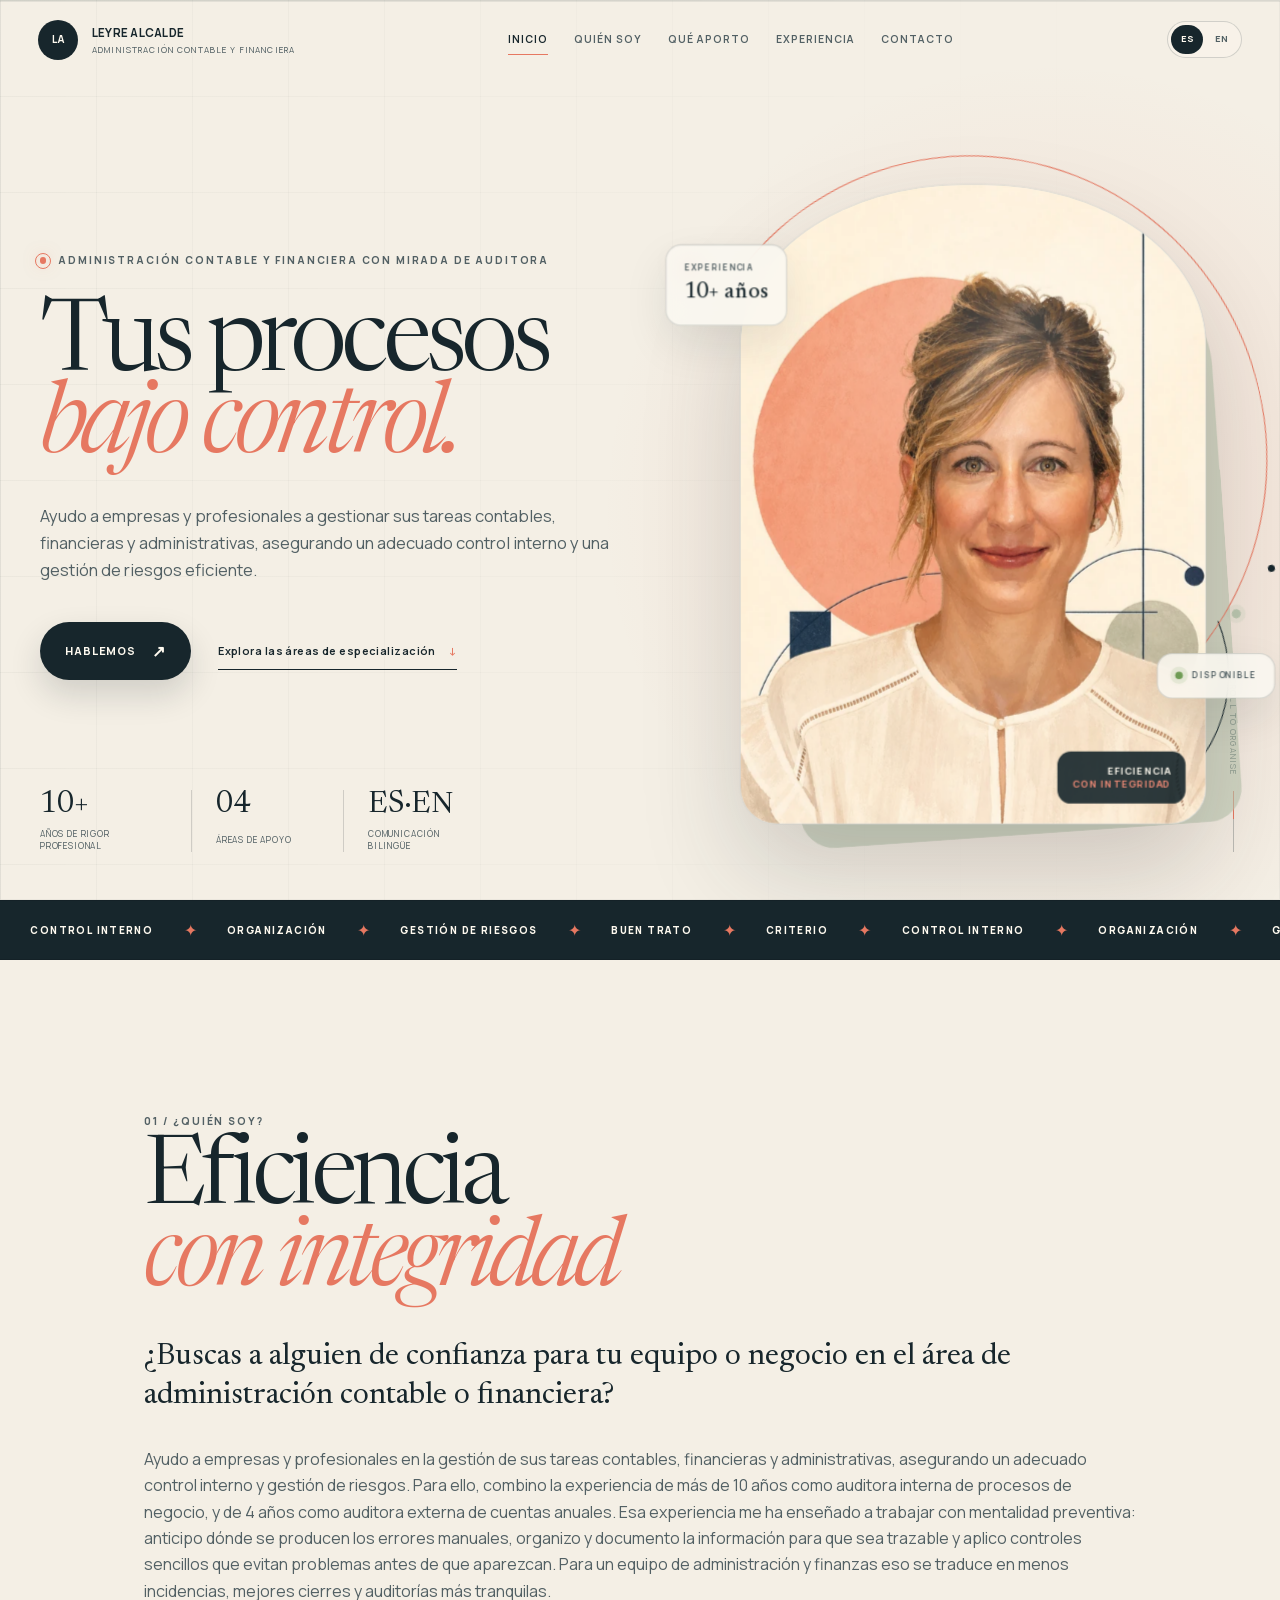
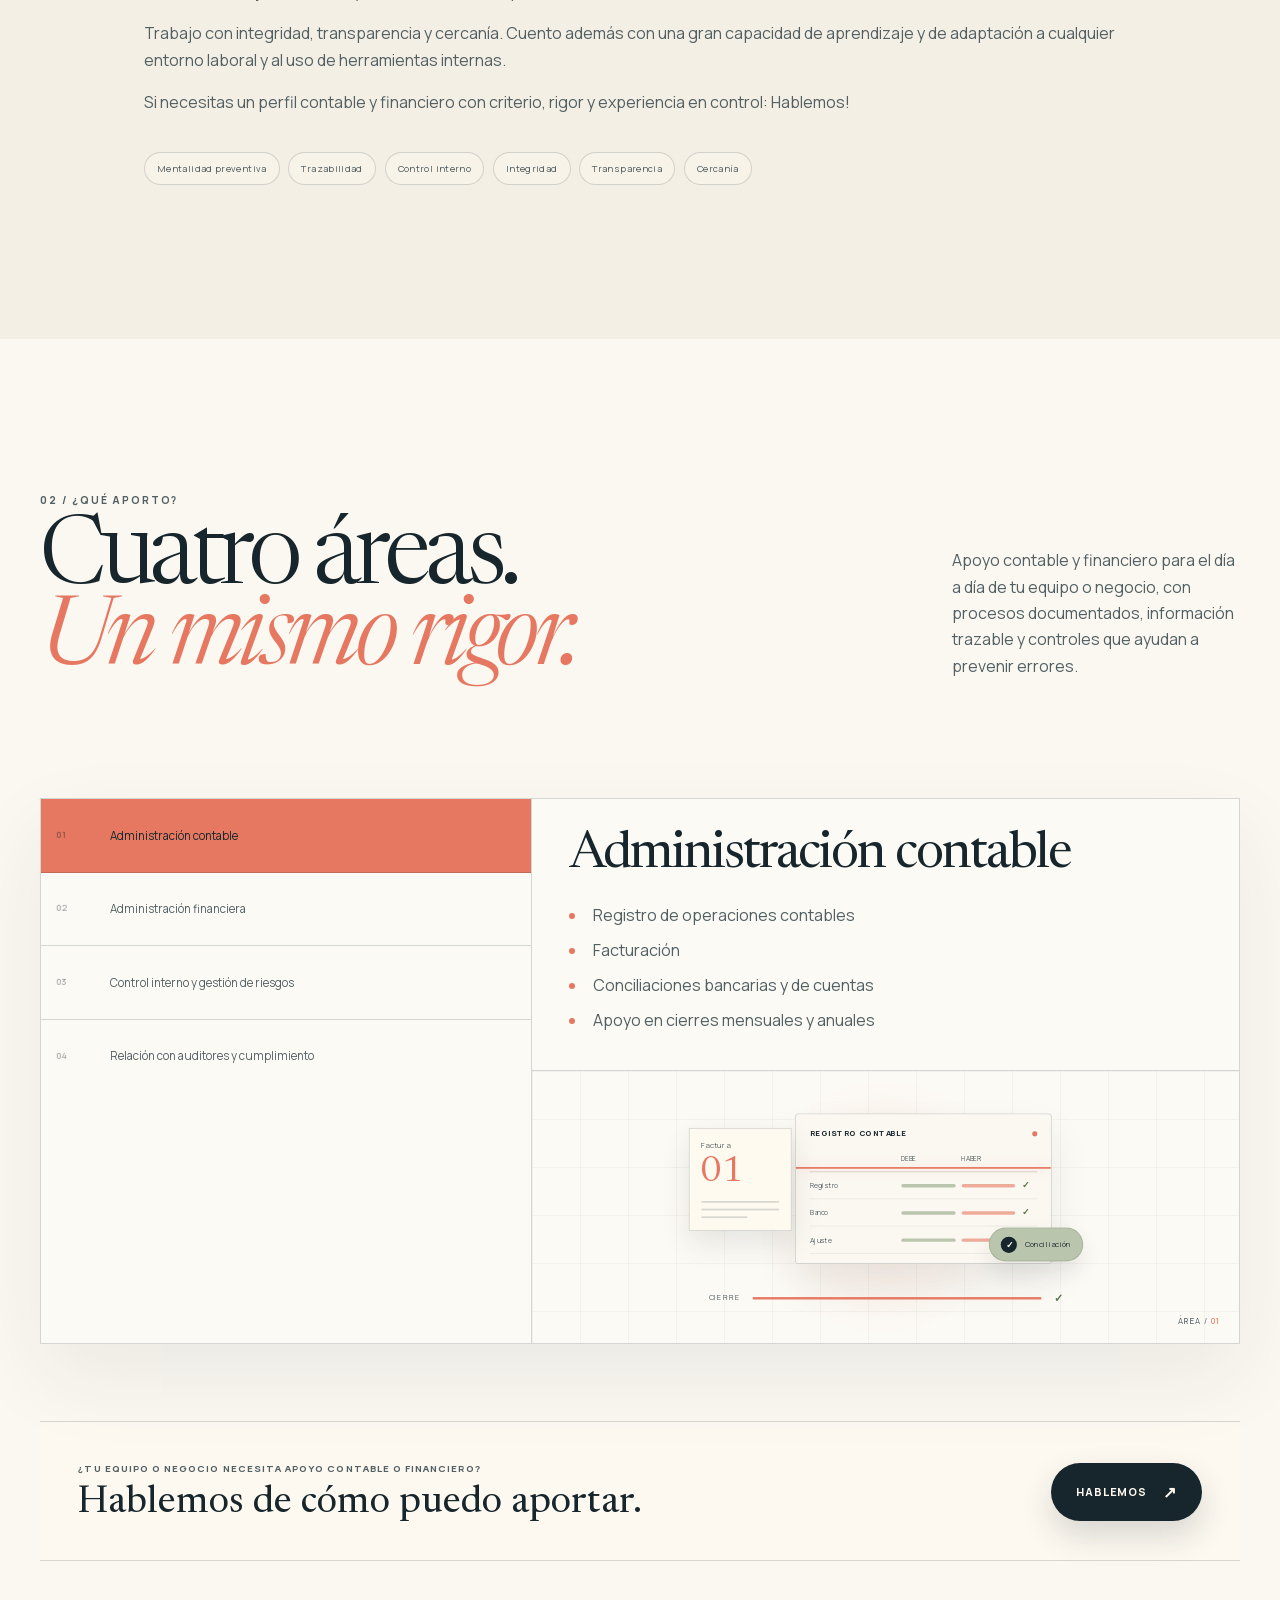
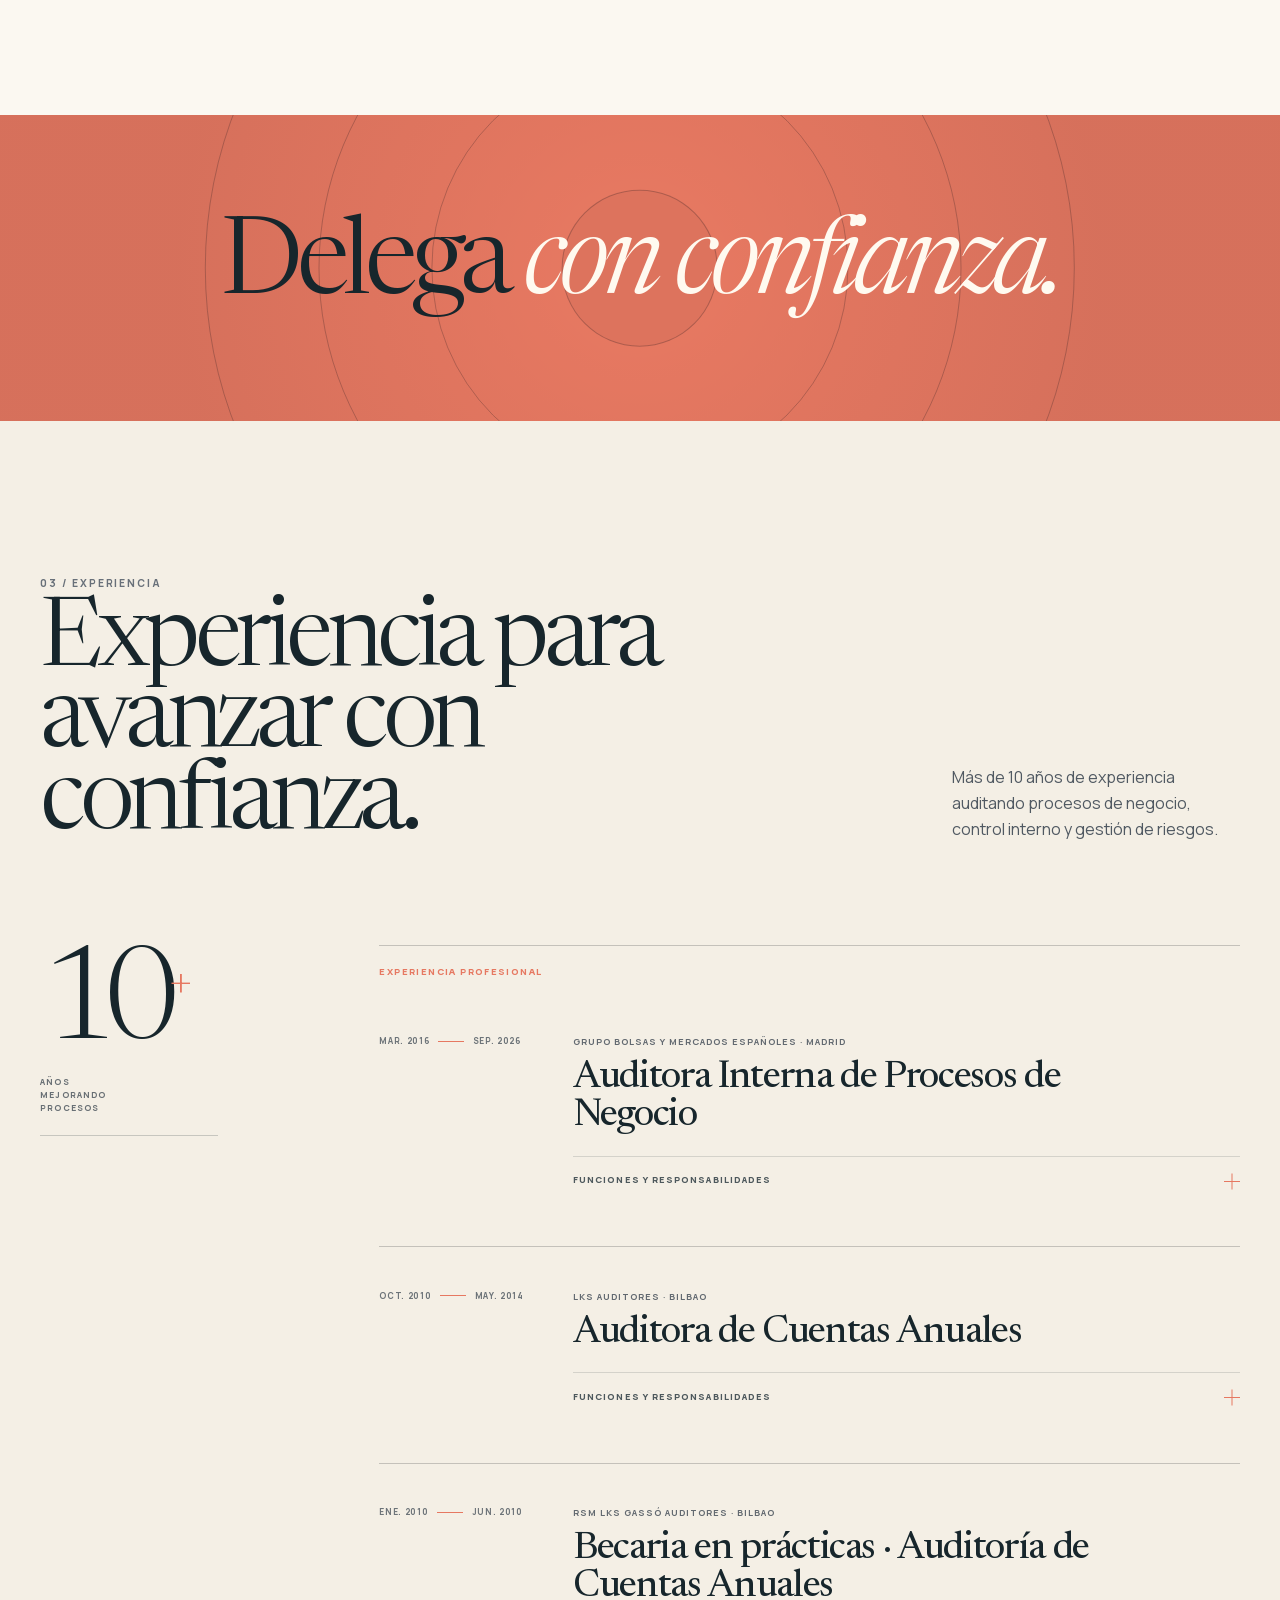
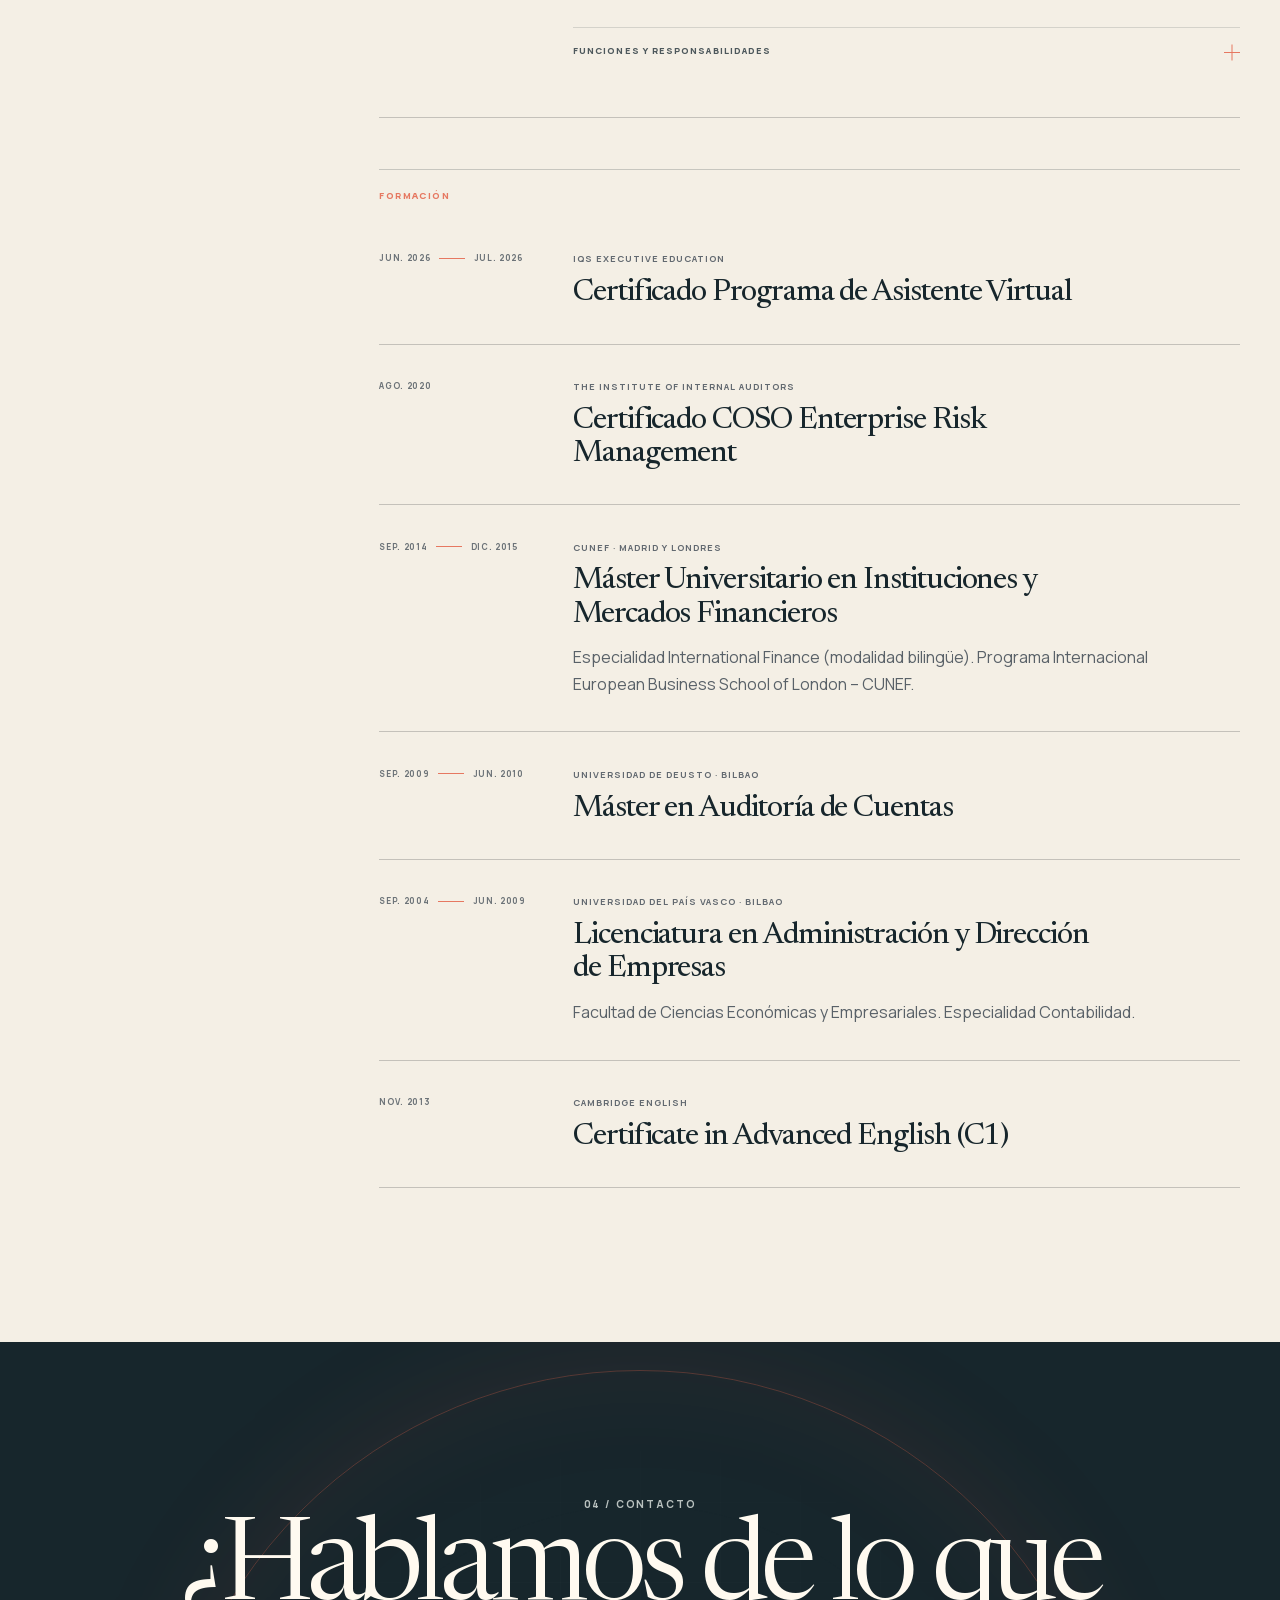
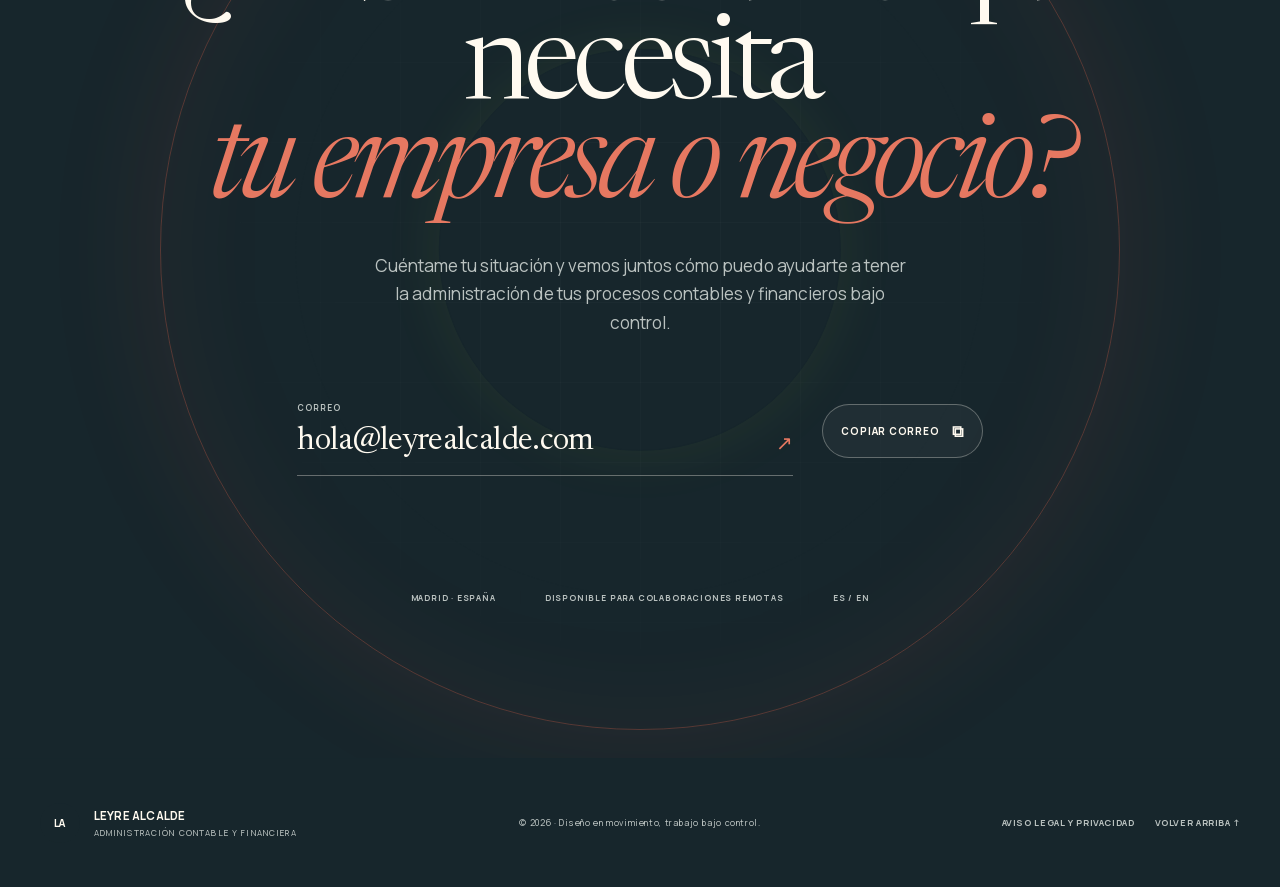
<file: index.html>
<!doctype html>
<html lang="es">
  <head>
    <meta charset="UTF-8" />
    <meta name="viewport" content="width=device-width, initial-scale=1.0" />
    <meta name="description" content="Ayudo a empresas y profesionales con su administración contable y financiera, el control interno, la gestión de riesgos y el apoyo a auditorías." />
    <meta name="theme-color" content="#f4efe5" />
    <meta name="color-scheme" content="light" />
    <meta property="og:type" content="website" />
    <meta property="og:site_name" content="Leyre Alcalde" />
    <meta property="og:locale" content="es_ES" />
    <meta property="og:locale:alternate" content="en_GB" />
    <meta property="og:title" content="Leyre Alcalde | Administración Contable y Financiera" />
    <meta property="og:description" content="Ayudo a empresas y profesionales con su administración contable y financiera, el control interno, la gestión de riesgos y el apoyo a auditorías." />
    <meta property="og:url" content="https://www.leyrealcalde.com/" />
    <meta property="og:image" content="https://www.leyrealcalde.com/assets/images/leyre-portrait-1200.webp" />
    <meta property="og:image:type" content="image/webp" />
    <meta property="og:image:width" content="1003" />
    <meta property="og:image:height" content="1568" />
    <meta property="og:image:alt" content="Retrato editorial de Leyre Alcalde" />
    <meta name="twitter:card" content="summary_large_image" />
    <meta name="twitter:title" content="Leyre Alcalde | Administración Contable y Financiera" />
    <meta name="twitter:description" content="Ayudo a empresas y profesionales con su administración contable y financiera, el control interno, la gestión de riesgos y el apoyo a auditorías." />
    <meta name="twitter:image" content="https://www.leyrealcalde.com/assets/images/leyre-portrait-1200.webp" />
    <meta name="twitter:image:alt" content="Retrato editorial de Leyre Alcalde" />
    <link rel="canonical" href="https://www.leyrealcalde.com/" />
    <link rel="alternate" hreflang="es" href="https://www.leyrealcalde.com/" />
    <link rel="alternate" hreflang="en" href="https://www.leyrealcalde.com/en/" />
    <link rel="alternate" hreflang="x-default" href="https://www.leyrealcalde.com/" />
    <link rel="icon" href="favicon.svg" type="image/svg+xml" />
    <link rel="preload" href="assets/fonts/manrope-variable.woff2" as="font" type="font/woff2" crossorigin />
    <link rel="preload" href="assets/fonts/newsreader-variable.woff2" as="font" type="font/woff2" crossorigin />
    <link rel="preload" href="assets/images/leyre-portrait-960.webp" as="image" type="image/webp" imagesrcset="assets/images/leyre-portrait-640.webp 640w, assets/images/leyre-portrait-960.webp 960w, assets/images/leyre-portrait-1200.webp 1003w" imagesizes="(max-width: 840px) 82vw, 40vw" fetchpriority="high" />
    <link rel="stylesheet" href="assets/css/styles.css?v=20261004-5" />
    <script>document.documentElement.classList.add("js");</script>
    <script src="assets/vendor/three.min.js" defer></script>
    <script src="assets/js/main.js?v=20261004-3" defer></script>
    <title>Leyre Alcalde | Administración Contable y Financiera</title>
    <script type="application/ld+json">
      {
        "@context": "https://schema.org",
        "@graph": [
          {
            "@type": "WebSite",
            "@id": "https://www.leyrealcalde.com/#website",
            "url": "https://www.leyrealcalde.com/",
            "name": "Leyre Alcalde",
            "inLanguage": [
              "es",
              "en"
            ],
            "publisher": {
              "@id": "https://www.leyrealcalde.com/#leyre-alcalde"
            }
          },
          {
            "@type": "Person",
            "@id": "https://www.leyrealcalde.com/#leyre-alcalde",
            "name": "Leyre Alcalde",
            "url": "https://www.leyrealcalde.com/",
            "image": "https://www.leyrealcalde.com/assets/images/leyre-portrait-1200.webp",
            "jobTitle": "Administración Contable y Financiera",
            "knowsAbout": [
              "Administración contable",
              "Administración financiera",
              "Control interno y gestión de riesgos",
              "Relación con auditores y cumplimiento"
            ]
          },
          {
            "@type": "WebPage",
            "@id": "https://www.leyrealcalde.com/#webpage",
            "url": "https://www.leyrealcalde.com/",
            "name": "Leyre Alcalde | Administración Contable y Financiera",
            "description": "Ayudo a empresas y profesionales con su administración contable y financiera, el control interno, la gestión de riesgos y el apoyo a auditorías.",
            "inLanguage": "es",
            "isPartOf": {
              "@id": "https://www.leyrealcalde.com/#website"
            },
            "mainEntity": {
              "@id": "https://www.leyrealcalde.com/#leyre-alcalde"
            },
            "about": [
              {
                "@id": "https://www.leyrealcalde.com/#area-1"
              },
              {
                "@id": "https://www.leyrealcalde.com/#area-2"
              },
              {
                "@id": "https://www.leyrealcalde.com/#area-3"
              },
              {
                "@id": "https://www.leyrealcalde.com/#area-4"
              }
            ]
          },
          {
            "@type": "Service",
            "@id": "https://www.leyrealcalde.com/#area-1",
            "name": "Administración contable",
            "description": "Registro de operaciones contables. Facturación. Conciliaciones bancarias y de cuentas. Apoyo en cierres mensuales y anuales.",
            "url": "https://www.leyrealcalde.com/#servicios",
            "provider": {
              "@id": "https://www.leyrealcalde.com/#leyre-alcalde"
            }
          },
          {
            "@type": "Service",
            "@id": "https://www.leyrealcalde.com/#area-2",
            "name": "Administración financiera",
            "description": "Control de cobros, pagos y tesorería. Seguimiento presupuestario y análisis de desviaciones. Preparación de informes y reporting para dirección.",
            "url": "https://www.leyrealcalde.com/#servicios",
            "provider": {
              "@id": "https://www.leyrealcalde.com/#leyre-alcalde"
            }
          },
          {
            "@type": "Service",
            "@id": "https://www.leyrealcalde.com/#area-3",
            "name": "Control interno y gestión de riesgos",
            "description": "Diseño y documentación de procedimientos. Identificación de riesgos y definición de controles. Detección de ineficiencias y propuestas de mejora.",
            "url": "https://www.leyrealcalde.com/#servicios",
            "provider": {
              "@id": "https://www.leyrealcalde.com/#leyre-alcalde"
            }
          },
          {
            "@type": "Service",
            "@id": "https://www.leyrealcalde.com/#area-4",
            "name": "Relación con auditores y cumplimiento",
            "description": "Preparación de documentación para auditorías. Interlocución con auditores. Respuesta a requerimientos y seguimiento de recomendaciones.",
            "url": "https://www.leyrealcalde.com/#servicios",
            "provider": {
              "@id": "https://www.leyrealcalde.com/#leyre-alcalde"
            }
          }
        ]
      }
    </script>
  </head>
  <body data-language="es">
    <a class="skip-link" href="#contenido">Saltar al contenido</a>
    <div class="page-progress" aria-hidden="true"><span data-page-progress></span></div>

    <div class="webgl-stage" aria-hidden="true" data-webgl-stage><canvas data-webgl></canvas></div>

    <header class="site-header" data-header>
      <a class="brand" href="#inicio" aria-label="Leyre Alcalde, inicio">
        <span class="brand-mark" aria-hidden="true">LA</span>
        <span><strong>Leyre Alcalde</strong><small>Administración Contable y Financiera</small></span>
      </a>

      <button class="menu-toggle" type="button" aria-expanded="false" aria-controls="site-nav" data-menu-toggle>
        <span class="sr-only">Abrir menú</span><i></i><i></i>
      </button>

      <nav class="site-nav" id="site-nav" aria-label="Navegación principal" data-menu>
        <a href="#inicio">Inicio</a>
        <a href="#sobre-leyre">Quién soy</a>
        <a href="#servicios">Qué aporto</a>
        <a href="#experiencia">Experiencia</a>
        <a href="#contacto">Contacto</a>
      </nav>

      <nav class="language-nav" aria-label="Seleccionar idioma">
        <a href="./#inicio" lang="es" aria-current="page" data-language-link="es">ES</a>
        <a href="./en/#inicio" lang="en" data-language-link="en">EN</a>
      </nav>
    </header>

    <main id="contenido">
      <section class="hero" id="inicio" aria-labelledby="hero-title">
        <div class="hero-grid section-shell">
          <div class="hero-copy">
            <p class="eyebrow hero-enter"><span class="live-dot" aria-hidden="true"></span> Administración contable y financiera con mirada de auditora</p>
            <h1 id="hero-title" class="hero-enter hero-enter-2">
              <span>Tus procesos</span>
              <span class="outline-word">bajo control.</span>
            </h1>
            <p class="hero-lede hero-enter hero-enter-3">Ayudo a empresas y profesionales a gestionar sus tareas contables, financieras y administrativas, asegurando un adecuado control interno y una gestión de riesgos eficiente.</p>
            <div class="hero-actions hero-enter hero-enter-4">
              <a class="button button-signal magnetic" href="#contacto"><span>Hablemos</span><i aria-hidden="true">↗</i></a>
              <a class="text-link" href="#servicios">Explora las áreas de especialización <i aria-hidden="true">↓</i></a>
            </div>
          </div>

          <div class="hero-portrait hero-enter hero-enter-3" data-portrait>
            <div class="hero-orbit orbit-outer" aria-hidden="true"><i></i><b></b></div>
            <div class="hero-orbit orbit-inner" aria-hidden="true"><i></i></div>
            <div class="portrait-shadow-layer" aria-hidden="true" data-depth="back"></div>
            <div class="hero-portrait-card" data-depth="photo">
              <picture>
                <source type="image/webp" srcset="assets/images/leyre-portrait-640.webp 640w, assets/images/leyre-portrait-960.webp 960w, assets/images/leyre-portrait-1200.webp 1003w" sizes="(max-width: 840px) 82vw, 40vw" />
                <img src="assets/images/leyre-portrait-fallback.jpg" width="1003" height="1568" alt="Retrato editorial de Leyre Alcalde" fetchpriority="high" decoding="async" />
              </picture>
              <div class="portrait-light-layer" aria-hidden="true"></div>
                <p class="portrait-caption">Eficiencia<br /><em>con integridad</em></p>
            </div>
            <div class="portrait-float-card portrait-float-a" data-depth="front"><small>Experiencia</small><strong>10+ años</strong></div>
            <div class="portrait-float-card portrait-float-b" data-depth="front"><span></span><small>Disponible</small></div>
          </div>

          <dl class="hero-metrics hero-enter hero-enter-4" aria-label="Resumen profesional">
            <div><dt data-count="10">10+</dt><dd>Años de rigor profesional</dd></div>
            <div><dt>04</dt><dd>Áreas de apoyo</dd></div>
            <div><dt>ES·EN</dt><dd>Comunicación bilingüe</dd></div>
          </dl>
        </div>

        <a class="scroll-cue" href="#sobre-leyre"><span>Scroll to organise</span><i aria-hidden="true"></i></a>
      </section>

      <div class="signal-strip" aria-hidden="true">
        <div class="signal-track">
          <span>CONTROL INTERNO</span><i>✦</i><span>ORGANIZACIÓN</span><i>✦</i><span>GESTIÓN DE RIESGOS</span><i>✦</i><span>BUEN TRATO</span><i>✦</i><span>CRITERIO</span><i>✦</i>
          <span>CONTROL INTERNO</span><i>✦</i><span>ORGANIZACIÓN</span><i>✦</i><span>GESTIÓN DE RIESGOS</span><i>✦</i><span>BUEN TRATO</span><i>✦</i><span>CRITERIO</span><i>✦</i>
        </div>
      </div>

      <section class="human section-pad" id="sobre-leyre" aria-labelledby="human-title">
        <div class="section-shell human-grid">
          <div class="portrait-system reveal">
            <div class="portrait-frame">
              <picture>
                <source type="image/webp" srcset="assets/images/leyre-portrait-640.webp 640w, assets/images/leyre-portrait-960.webp 960w, assets/images/leyre-portrait-1200.webp 1003w" sizes="(max-width: 760px) 90vw, 42vw" />
                <img src="assets/images/leyre-portrait-fallback.jpg" width="1003" height="1568" loading="lazy" decoding="async" alt="Retrato editorial de Leyre Alcalde" />
              </picture>
              <div class="portrait-scan" aria-hidden="true"></div>
              <div class="portrait-data" aria-hidden="true"><span>LA / 001</span><span>MADRID</span></div>
            </div>
            <p>RESPONSABILIDAD · DEDICACIÓN · COMPROMISO · CONSTANCIA · COLABORACIÓN · BUEN TRATO</p>
          </div>

          <div class="human-copy reveal">
            <p class="section-kicker">01 / ¿QUIÉN SOY?</p>
            <h2 id="human-title">Eficiencia<br /><em>con integridad</em></h2>
            <p class="large-copy">¿Buscas a alguien de confianza para tu equipo o negocio en el área de administración contable o financiera?</p>
            <p>Ayudo a empresas y profesionales en la gestión de sus tareas contables, financieras y administrativas, asegurando un adecuado control interno y gestión de riesgos. Para ello, combino la experiencia de más de 10 años como auditora interna de procesos de negocio, y de 4 años como auditora externa de cuentas anuales. Esa experiencia me ha enseñado a trabajar con mentalidad preventiva: anticipo dónde se producen los errores manuales, organizo y documento la información para que sea trazable y aplico controles sencillos que evitan problemas antes de que aparezcan. Para un equipo de administración y finanzas eso se traduce en menos incidencias, mejores cierres y auditorías más tranquilas.</p>
            <p>Trabajo con integridad, transparencia y cercanía. Cuento además con una gran capacidad de aprendizaje y de adaptación a cualquier entorno laboral y al uso de herramientas internas.</p>
            <p>Si necesitas un perfil contable y financiero con criterio, rigor y experiencia en control: Hablemos!</p>
            <div class="tool-stack" aria-label="Cualidades profesionales"><span>Mentalidad preventiva</span><span>Trazabilidad</span><span>Control interno</span><span>Integridad</span><span>Transparencia</span><span>Cercanía</span></div>
          </div>
        </div>
      </section>


      <section class="services section-pad" id="servicios" aria-labelledby="services-title">
        <div class="section-shell">
          <header class="section-heading reveal">
            <div><p class="section-kicker">02 / ¿QUÉ APORTO?</p><h2 id="services-title">Cuatro áreas.<br /><em>Un mismo rigor.</em></h2></div>
            <p>Apoyo contable y financiero para el día a día de tu equipo o negocio, con procesos documentados, información trazable y controles que ayudan a prevenir errores.</p>
          </header>

          <div class="service-console reveal" data-service-console>
            <div class="service-nav" role="tablist" aria-label="Áreas de apoyo">
              <button class="service-tab is-active" id="service-tab-1" type="button" role="tab" aria-selected="true" aria-controls="service-panel-1" data-service="0"><span>01</span> Administración contable</button>
              <button class="service-tab" id="service-tab-2" type="button" role="tab" aria-selected="false" aria-controls="service-panel-2" data-service="1"><span>02</span> Administración financiera</button>
              <button class="service-tab" id="service-tab-3" type="button" role="tab" aria-selected="false" aria-controls="service-panel-3" data-service="2"><span>03</span> Control interno y gestión de riesgos</button>
              <button class="service-tab" id="service-tab-4" type="button" role="tab" aria-selected="false" aria-controls="service-panel-4" data-service="3"><span>04</span> Relación con auditores y cumplimiento</button>
            </div>

            <article class="service-panel is-active" id="service-panel-1" role="tabpanel" aria-labelledby="service-tab-1" tabindex="0" data-service-panel="0">
              <div class="service-panel-copy"><h3>Administración contable</h3><ul><li>Registro de operaciones contables</li><li>Facturación</li><li>Conciliaciones bancarias y de cuentas</li><li>Apoyo en cierres mensuales y anuales</li></ul></div>
              <div class="service-visual" aria-hidden="true"></div>
            </article>
            <article class="service-panel" id="service-panel-2" role="tabpanel" aria-labelledby="service-tab-2" tabindex="0" data-service-panel="1" hidden>
              <div class="service-panel-copy"><h3>Administración financiera</h3><ul><li>Control de cobros, pagos y tesorería</li><li>Seguimiento presupuestario y análisis de desviaciones</li><li>Preparación de informes y reporting para dirección</li></ul></div>
              <div class="service-visual" aria-hidden="true"></div>
            </article>
            <article class="service-panel" id="service-panel-3" role="tabpanel" aria-labelledby="service-tab-3" tabindex="0" data-service-panel="2" hidden>
              <div class="service-panel-copy"><h3>Control interno y gestión de riesgos</h3><ul><li>Diseño y documentación de procedimientos</li><li>Identificación de riesgos y definición de controles</li><li>Detección de ineficiencias y propuestas de mejora</li></ul></div>
              <div class="service-visual" aria-hidden="true"></div>
            </article>
            <article class="service-panel" id="service-panel-4" role="tabpanel" aria-labelledby="service-tab-4" tabindex="0" data-service-panel="3" hidden>
              <div class="service-panel-copy"><h3>Relación con auditores y cumplimiento</h3><ul><li>Preparación de documentación para auditorías</li><li>Interlocución con auditores</li><li>Respuesta a requerimientos y seguimiento de recomendaciones</li></ul></div>
              <div class="service-visual" aria-hidden="true"></div>
            </article>
          </div>


          <aside class="section-conversion reveal" aria-label="Siguiente paso">
            <div>
              <p>¿Tu equipo o negocio necesita apoyo contable o financiero?</p>
              <h3>Hablemos de cómo puedo aportar.</h3>
            </div>
            <a class="button button-signal magnetic" href="#contacto"><span>Hablemos</span><i aria-hidden="true">↗</i></a>
          </aside>
        </div>
      </section>

      <section class="statement" aria-label="Propuesta de valor">
        <div class="statement-orbit" aria-hidden="true"><span></span><span></span><span></span></div>
        <p class="reveal">Delega <em>con confianza.</em></p>
      </section>

      <section class="experience section-pad" id="experiencia" aria-labelledby="experience-title">
        <div class="section-shell">
          <header class="section-heading reveal">
            <div><p class="section-kicker">03 / EXPERIENCIA</p><h2 id="experience-title">Experiencia para avanzar con confianza.</h2></div>
            <p>Más de 10 años de experiencia auditando procesos de negocio, control interno y gestión de riesgos.</p>
          </header>

          <div class="experience-layout">
            <div class="experience-number reveal" aria-label="Más de diez años de experiencia"><strong>10</strong><span>+</span><small>Años<br />mejorando<br />procesos</small></div>
            <div class="timeline experience-record">
              <p class="timeline-group-label">Experiencia profesional</p>
              <article class="timeline-item reveal">
                <div class="timeline-date"><span>MAR. 2016</span><i></i><span>SEP. 2026</span></div>
                <div class="timeline-content">
                  <p>Grupo Bolsas y Mercados Españoles · Madrid</p>
                  <h3>Auditora Interna de Procesos de Negocio</h3>
                  <details class="timeline-details">
                    <summary><span>Funciones y responsabilidades</span><i aria-hidden="true"></i></summary>
                    <ul><li>Evaluación de la gestión de riesgos, el control interno y cumplimiento de los procesos de negocio.</li><li>Comunicación y redacción de conclusiones y aspectos de mejora de los procesos de negocio.</li><li>Participación en los procesos de comunicación y reporte a organismos oficiales supervisores.</li></ul>
                  </details>
                </div>
              </article>
              <article class="timeline-item reveal">
                <div class="timeline-date"><span>OCT. 2010</span><i></i><span>MAY. 2014</span></div>
                <div class="timeline-content">
                  <p>LKS Auditores · Bilbao</p>
                  <h3>Auditora de Cuentas Anuales</h3>
                  <details class="timeline-details">
                    <summary><span>Funciones y responsabilidades</span><i aria-hidden="true"></i></summary>
                    <ul><li>Revisión de los Estados Financieros, la Contabilidad y el Control Interno de compañías del sector servicios e industrial.</li></ul>
                  </details>
                </div>
              </article>
              <article class="timeline-item reveal">
                <div class="timeline-date"><span>ENE. 2010</span><i></i><span>JUN. 2010</span></div>
                <div class="timeline-content">
                  <p>RSM LKS Gassó Auditores · Bilbao</p>
                  <h3>Becaria en prácticas · Auditoría de Cuentas Anuales</h3>
                  <details class="timeline-details">
                    <summary><span>Funciones y responsabilidades</span><i aria-hidden="true"></i></summary>
                    <ul>
                      <li>Revisión de los Estados Financieros y control interno de compañías del sector servicios e industrial.</li>
                    </ul>
                  </details>
                </div>
              </article>

              <p class="timeline-group-label education-label">Formación</p>
              <article class="timeline-item timeline-item-education reveal">
                <div class="timeline-date"><span>JUN. 2026</span><i></i><span>JUL. 2026</span></div>
                <div class="timeline-content"><p>IQS Executive Education</p><h3>Certificado Programa de Asistente Virtual</h3></div>
              </article>
              <article class="timeline-item timeline-item-education reveal">
                <div class="timeline-date"><span>AGO. 2020</span></div>
                <div class="timeline-content"><p>The Institute of Internal Auditors</p><h3>Certificado COSO Enterprise Risk Management</h3></div>
              </article>
              <article class="timeline-item timeline-item-education reveal">
                <div class="timeline-date"><span>SEP. 2014</span><i></i><span>DIC. 2015</span></div>
                <div class="timeline-content"><p>CUNEF · Madrid y Londres</p><h3>Máster Universitario en Instituciones y Mercados Financieros</h3><p class="education-note">Especialidad International Finance (modalidad bilingüe). Programa Internacional European Business School of London – CUNEF.</p></div>
              </article>
              <article class="timeline-item timeline-item-education reveal">
                <div class="timeline-date"><span>SEP. 2009</span><i></i><span>JUN. 2010</span></div>
                <div class="timeline-content"><p>Universidad de Deusto · Bilbao</p><h3>Máster en Auditoría de Cuentas</h3></div>
              </article>
              <article class="timeline-item timeline-item-education reveal">
                <div class="timeline-date"><span>SEP. 2004</span><i></i><span>JUN. 2009</span></div>
                <div class="timeline-content"><p>Universidad del País Vasco · Bilbao</p><h3>Licenciatura en Administración y Dirección de Empresas</h3><p class="education-note">Facultad de Ciencias Económicas y Empresariales. Especialidad Contabilidad.</p></div>
              </article>
              <article class="timeline-item timeline-item-education reveal">
                <div class="timeline-date"><span>NOV. 2013</span></div>
                <div class="timeline-content"><p>Cambridge English</p><h3>Certificate in Advanced English (C1)</h3></div>
              </article>
            </div>
          </div>

        </div>
      </section>

      <section class="contact section-pad" id="contacto" aria-labelledby="contact-title">
        <div class="contact-glow" aria-hidden="true"></div>
        <div class="section-shell contact-inner reveal">
          <p class="section-kicker">04 / CONTACTO</p>
          <h2 id="contact-title">¿Hablamos de lo que necesita<br /><em>tu empresa o negocio?</em></h2>
          <p>Cuéntame tu situación y vemos juntos cómo puedo ayudarte a tener la administración de tus procesos contables y financieros bajo control.</p>
          <div class="contact-actions">
            <a class="email-link" href="mailto:hola@leyrealcalde.com" aria-label="Escribir a hola@leyrealcalde.com">
              <span class="contact-label">Correo</span>
              <strong>hola@leyrealcalde.com</strong>
              <i aria-hidden="true">↗</i>
            </a>
            <button class="copy-email" type="button" data-copy-email="hola@leyrealcalde.com" data-copy-success="Correo copiado" data-copy-error="No se pudo copiar">
              <span data-copy-label>Copiar correo</span>
              <i aria-hidden="true">⧉</i>
            </button>
          </div>
          <p class="sr-only" role="status" aria-live="polite" data-copy-status></p>
          <div class="contact-meta"><span>Madrid · España</span><span>Disponible para colaboraciones remotas</span><span>ES / EN</span></div>
        </div>
      </section>
    </main>

    <footer class="site-footer">
      <div class="section-shell">
        <a class="brand" href="#inicio"><span class="brand-mark" aria-hidden="true">LA</span><span><strong>Leyre Alcalde</strong><small>Administración Contable y Financiera</small></span></a>
        <p>© <span data-current-year>2026</span> · Diseño en movimiento, trabajo bajo control.</p>
        <nav class="footer-links" aria-label="Información legal">
          <a href="legal/">Aviso legal y privacidad</a>
          <a href="#inicio">Volver arriba ↑</a>
        </nav>
      </div>
    </footer>

  </body>
</html>
</file>
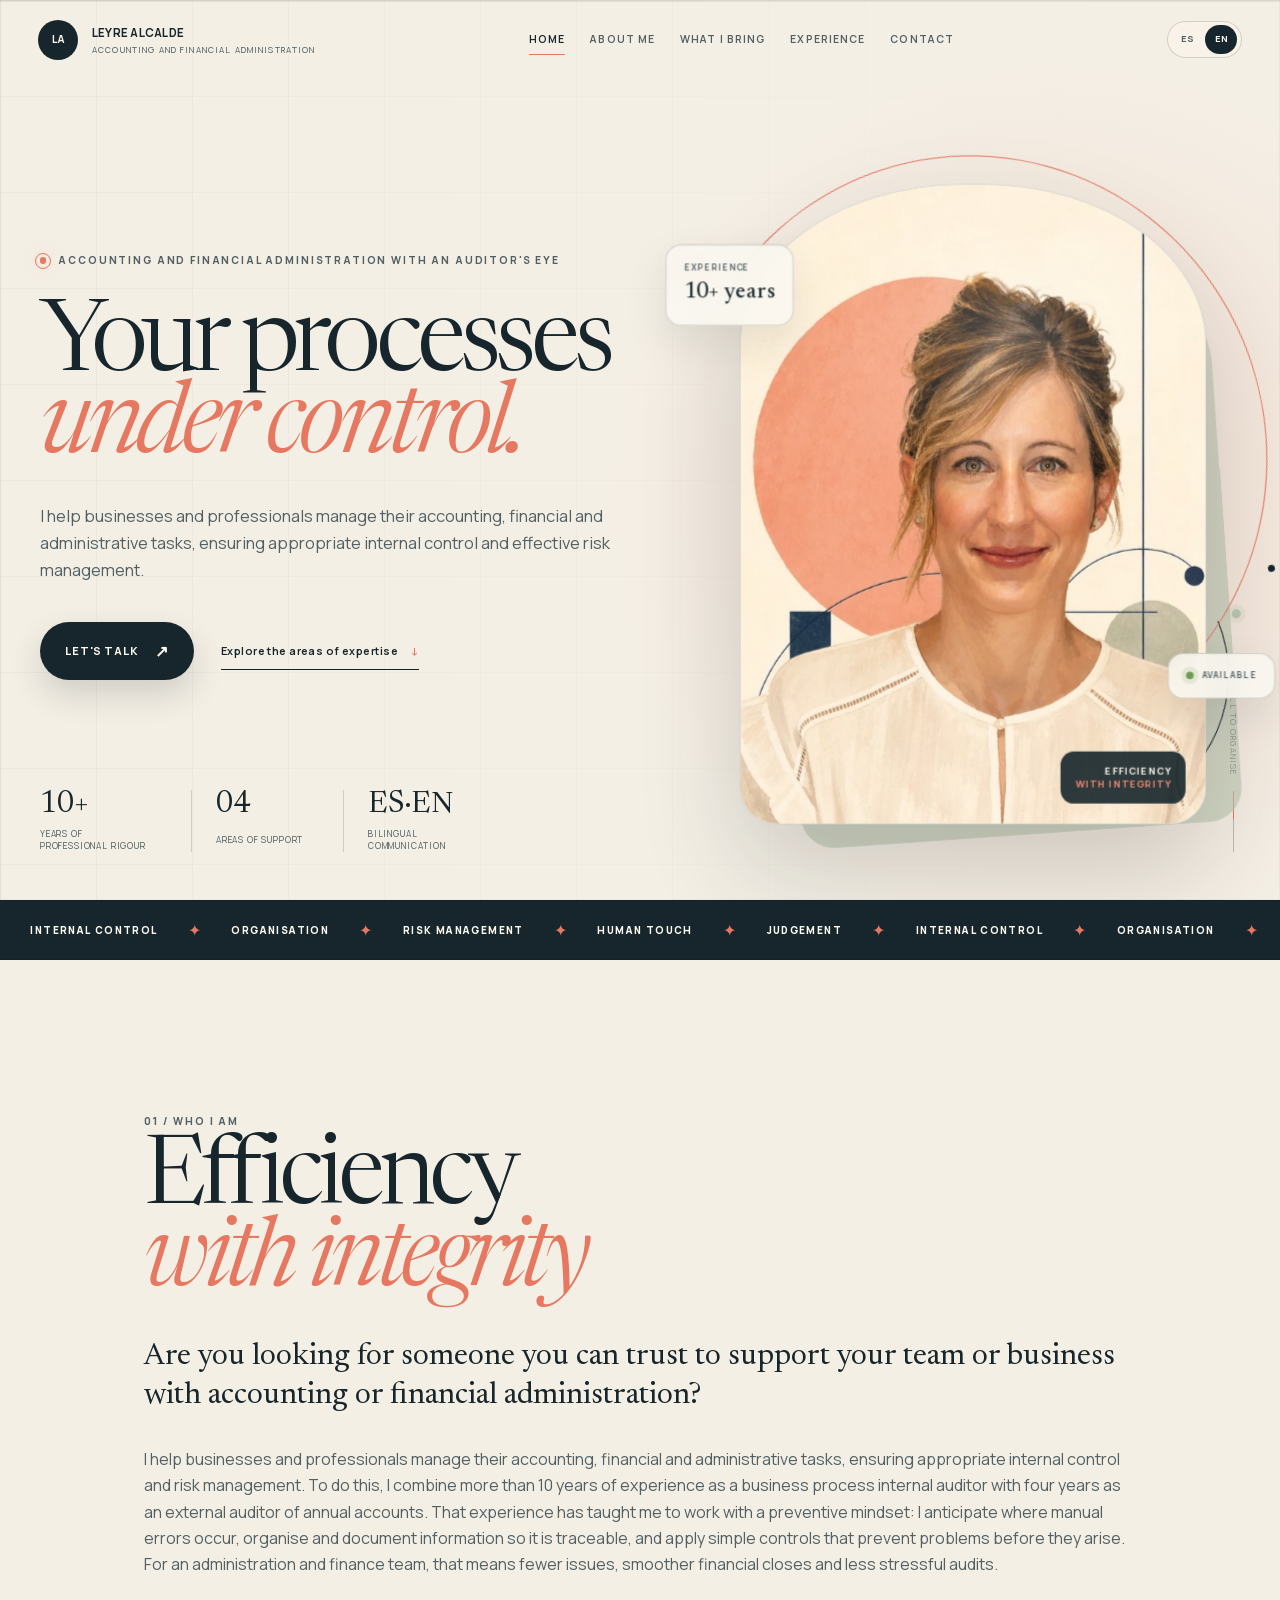
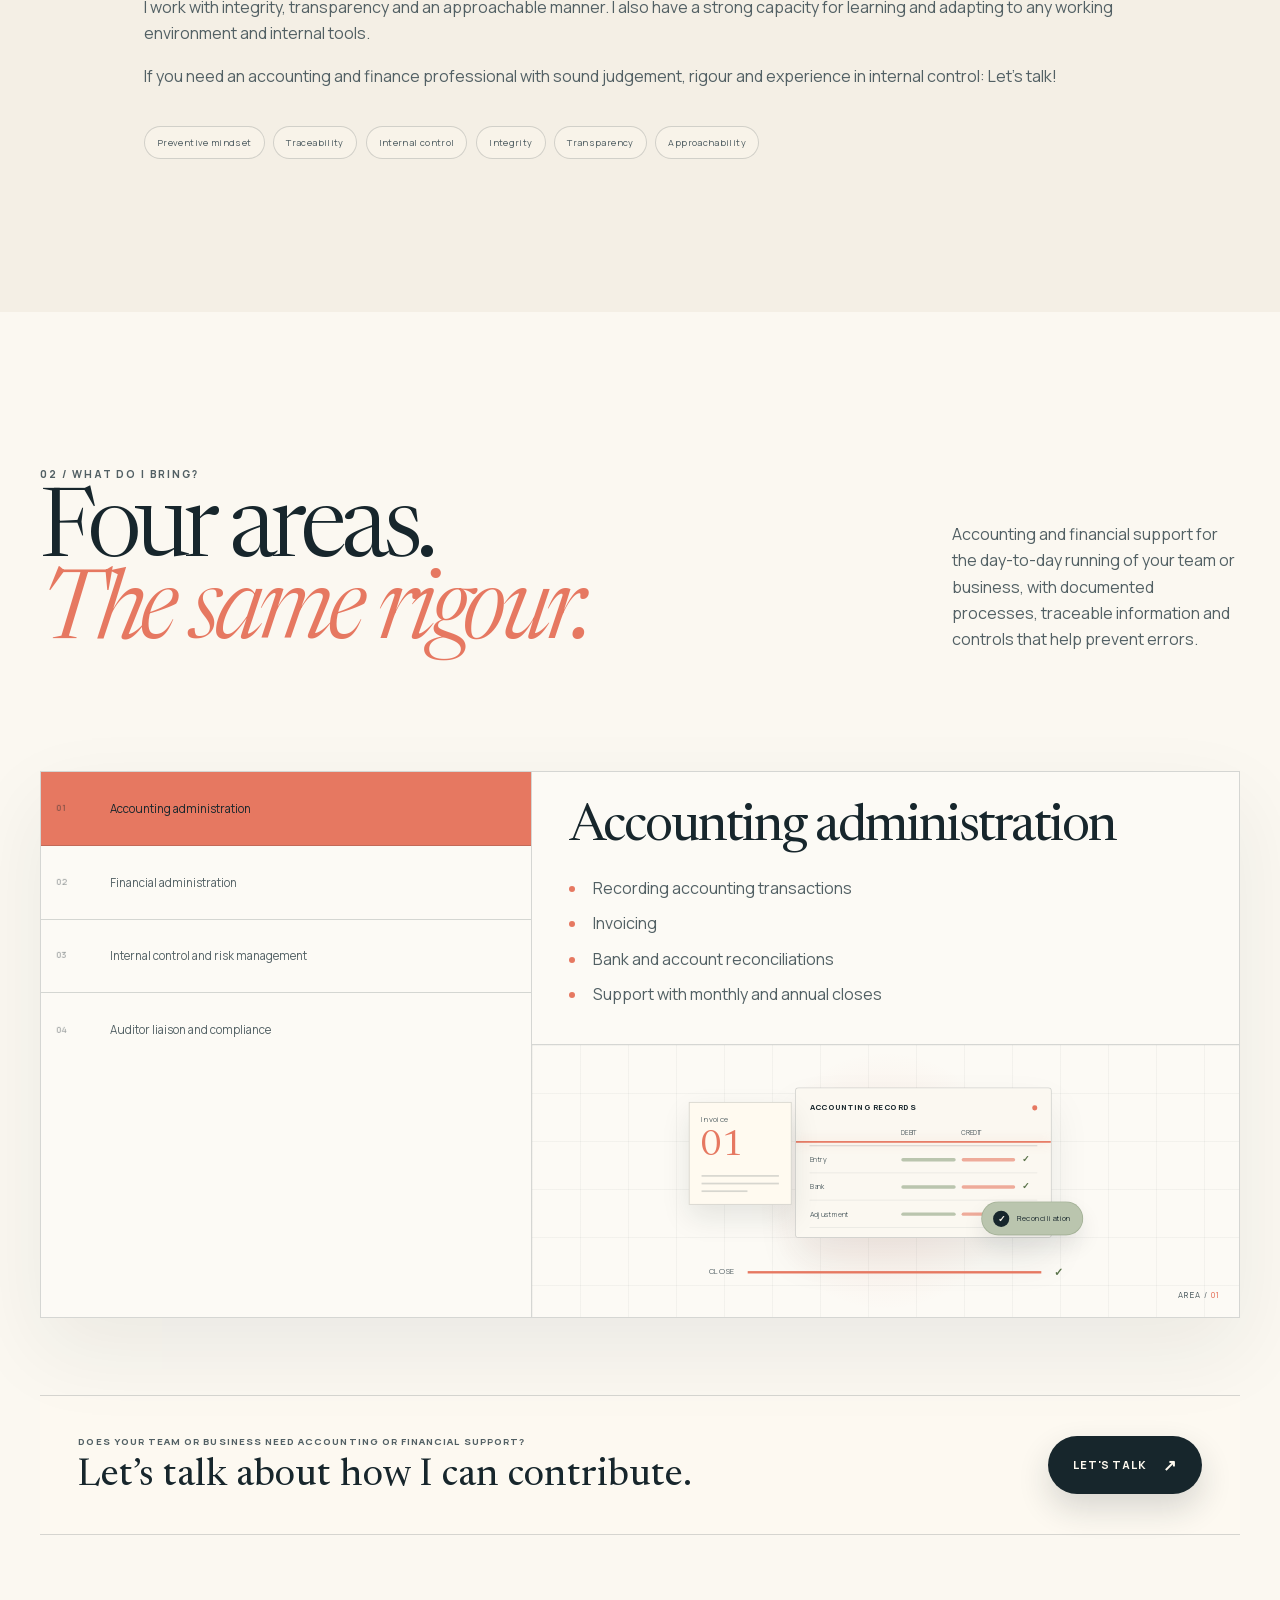
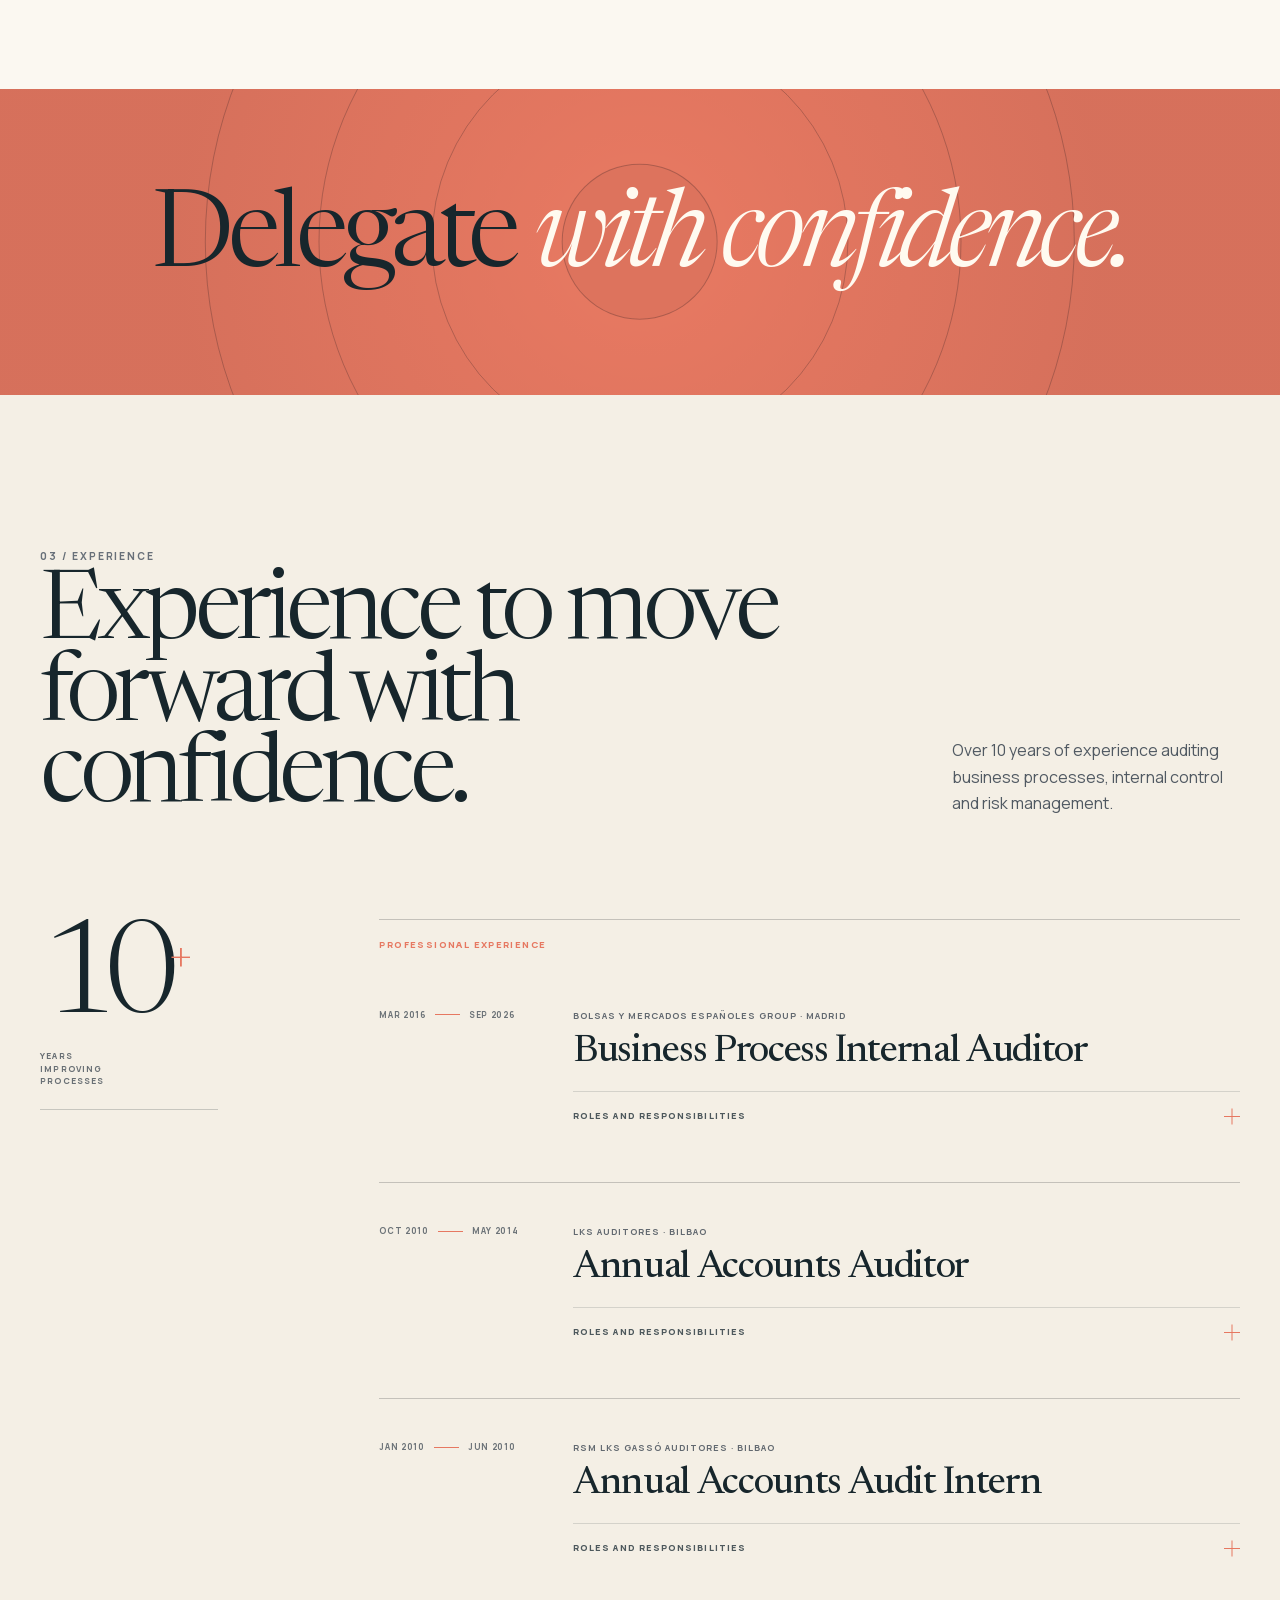
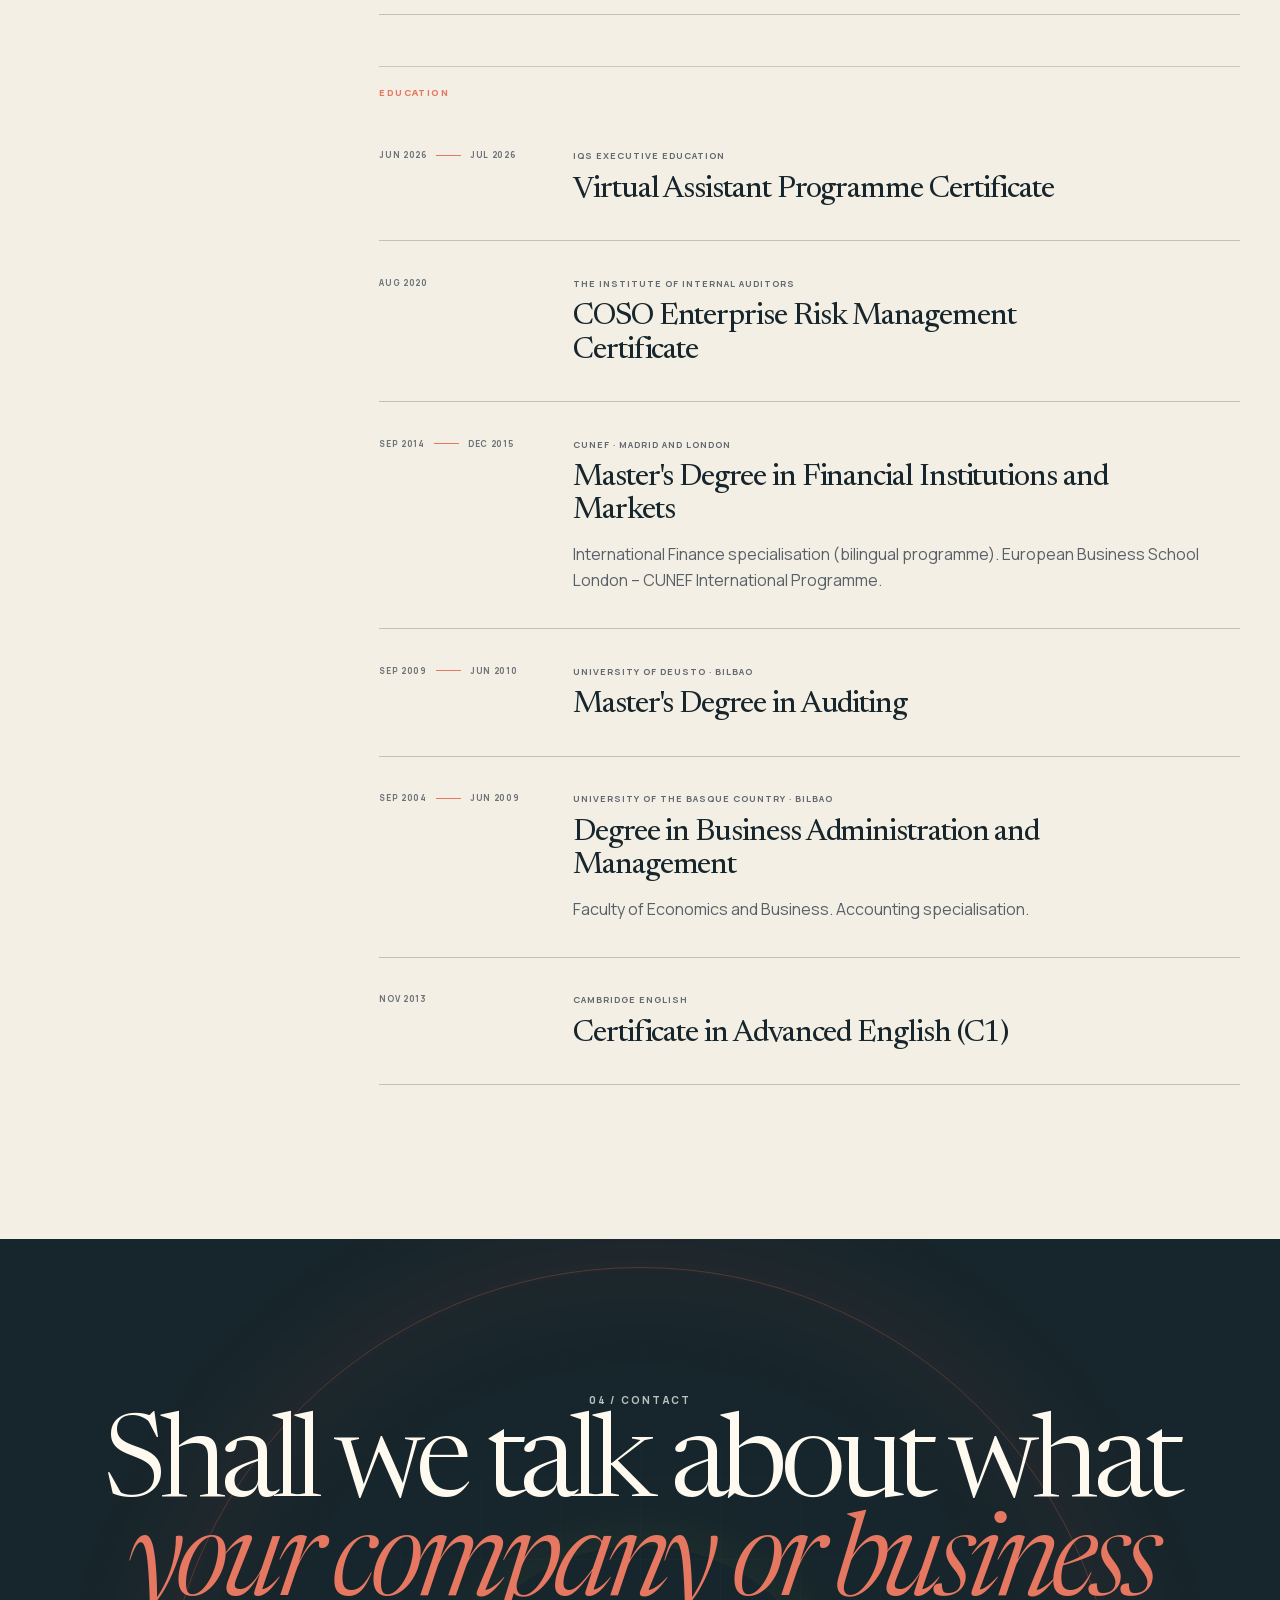
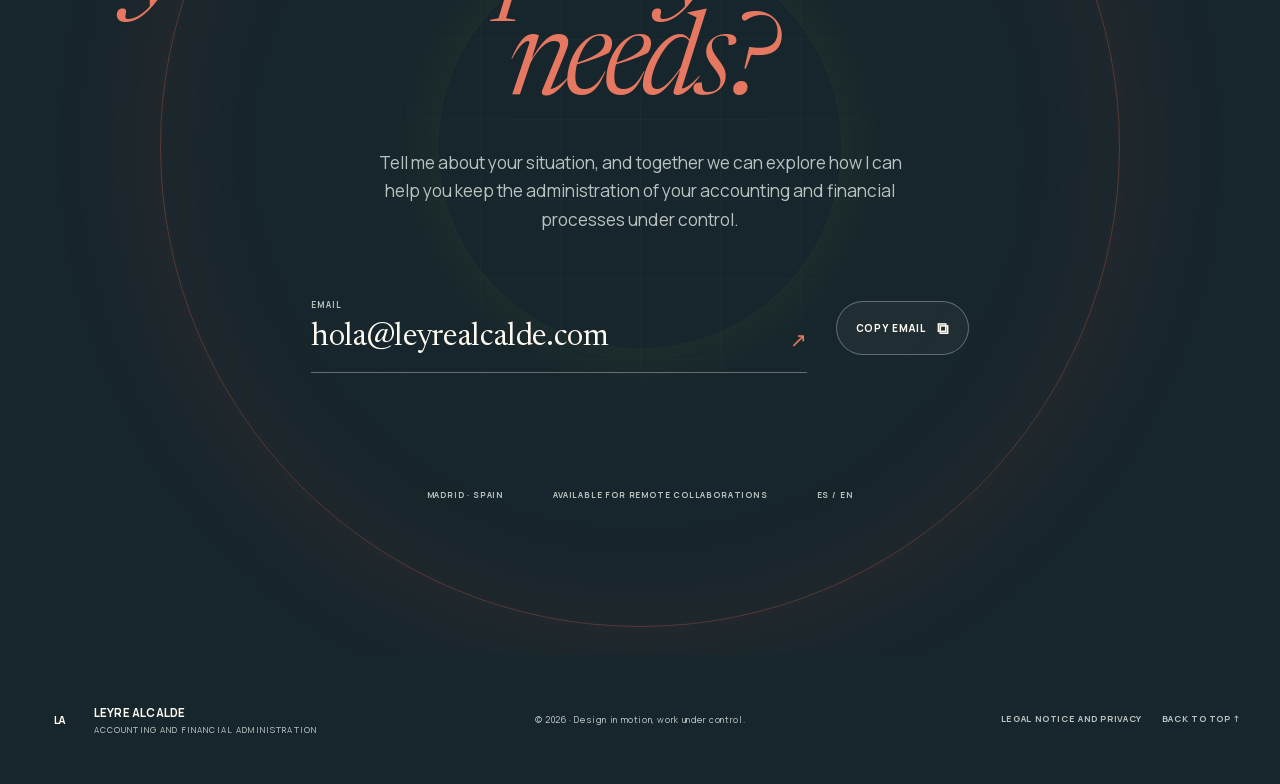
<file: en/index.html>
<!doctype html>
<html lang="en">
  <head>
    <meta charset="UTF-8" />
    <meta name="viewport" content="width=device-width, initial-scale=1.0" />
    <meta name="description" content="I support businesses and professionals with accounting and financial administration, internal control, risk management and audit coordination." />
    <meta name="theme-color" content="#f4efe5" />
    <meta name="color-scheme" content="light" />
    <meta property="og:type" content="website" />
    <meta property="og:site_name" content="Leyre Alcalde" />
    <meta property="og:locale" content="en_GB" />
    <meta property="og:locale:alternate" content="es_ES" />
    <meta property="og:title" content="Leyre Alcalde | Accounting and Financial Administration" />
    <meta property="og:description" content="I support businesses and professionals with accounting and financial administration, internal control, risk management and audit coordination." />
    <meta property="og:url" content="https://www.leyrealcalde.com/en/" />
    <meta property="og:image" content="https://www.leyrealcalde.com/assets/images/leyre-portrait-1200.webp" />
    <meta property="og:image:type" content="image/webp" />
    <meta property="og:image:width" content="1003" />
    <meta property="og:image:height" content="1568" />
    <meta property="og:image:alt" content="Editorial portrait of Leyre Alcalde" />
    <meta name="twitter:card" content="summary_large_image" />
    <meta name="twitter:title" content="Leyre Alcalde | Accounting and Financial Administration" />
    <meta name="twitter:description" content="I support businesses and professionals with accounting and financial administration, internal control, risk management and audit coordination." />
    <meta name="twitter:image" content="https://www.leyrealcalde.com/assets/images/leyre-portrait-1200.webp" />
    <meta name="twitter:image:alt" content="Editorial portrait of Leyre Alcalde" />
    <link rel="canonical" href="https://www.leyrealcalde.com/en/" />
    <link rel="alternate" hreflang="es" href="https://www.leyrealcalde.com/" />
    <link rel="alternate" hreflang="en" href="https://www.leyrealcalde.com/en/" />
    <link rel="alternate" hreflang="x-default" href="https://www.leyrealcalde.com/" />
    <link rel="icon" href="../favicon.svg" type="image/svg+xml" />
    <link rel="preload" href="../assets/fonts/manrope-variable.woff2" as="font" type="font/woff2" crossorigin />
    <link rel="preload" href="../assets/fonts/newsreader-variable.woff2" as="font" type="font/woff2" crossorigin />
    <link rel="preload" href="../assets/images/leyre-portrait-960.webp" as="image" type="image/webp" imagesrcset="../assets/images/leyre-portrait-640.webp 640w, ../assets/images/leyre-portrait-960.webp 960w, ../assets/images/leyre-portrait-1200.webp 1003w" imagesizes="(max-width: 840px) 82vw, 40vw" fetchpriority="high" />
    <link rel="stylesheet" href="../assets/css/styles.css?v=20261004-5" />
    <script>document.documentElement.classList.add("js");</script>
    <script src="../assets/vendor/three.min.js" defer></script>
    <script src="../assets/js/main.js?v=20261004-3" defer></script>
    <title>Leyre Alcalde | Accounting and Financial Administration</title>
    <script type="application/ld+json">
      {
        "@context": "https://schema.org",
        "@graph": [
          {
            "@type": "WebSite",
            "@id": "https://www.leyrealcalde.com/#website",
            "url": "https://www.leyrealcalde.com/",
            "name": "Leyre Alcalde",
            "inLanguage": [
              "es",
              "en"
            ],
            "publisher": {
              "@id": "https://www.leyrealcalde.com/#leyre-alcalde"
            }
          },
          {
            "@type": "Person",
            "@id": "https://www.leyrealcalde.com/#leyre-alcalde",
            "name": "Leyre Alcalde",
            "url": "https://www.leyrealcalde.com/",
            "image": "https://www.leyrealcalde.com/assets/images/leyre-portrait-1200.webp",
            "jobTitle": "Accounting and Financial Administration",
            "knowsAbout": [
              "Accounting administration",
              "Financial administration",
              "Internal control and risk management",
              "Auditor liaison and compliance"
            ]
          },
          {
            "@type": "WebPage",
            "@id": "https://www.leyrealcalde.com/en/#webpage",
            "url": "https://www.leyrealcalde.com/en/",
            "name": "Leyre Alcalde | Accounting and Financial Administration",
            "description": "I support businesses and professionals with accounting and financial administration, internal control, risk management and audit coordination.",
            "inLanguage": "en",
            "isPartOf": {
              "@id": "https://www.leyrealcalde.com/#website"
            },
            "mainEntity": {
              "@id": "https://www.leyrealcalde.com/#leyre-alcalde"
            },
            "about": [
              {
                "@id": "https://www.leyrealcalde.com/#area-1"
              },
              {
                "@id": "https://www.leyrealcalde.com/#area-2"
              },
              {
                "@id": "https://www.leyrealcalde.com/#area-3"
              },
              {
                "@id": "https://www.leyrealcalde.com/#area-4"
              }
            ]
          },
          {
            "@type": "Service",
            "@id": "https://www.leyrealcalde.com/#area-1",
            "name": "Accounting administration",
            "description": "Recording accounting transactions. Invoicing. Bank and account reconciliations. Support with monthly and annual closes.",
            "url": "https://www.leyrealcalde.com/en/#servicios",
            "provider": {
              "@id": "https://www.leyrealcalde.com/#leyre-alcalde"
            }
          },
          {
            "@type": "Service",
            "@id": "https://www.leyrealcalde.com/#area-2",
            "name": "Financial administration",
            "description": "Control of collections, payments and treasury. Budget monitoring and variance analysis. Preparation of reports and management reporting.",
            "url": "https://www.leyrealcalde.com/en/#servicios",
            "provider": {
              "@id": "https://www.leyrealcalde.com/#leyre-alcalde"
            }
          },
          {
            "@type": "Service",
            "@id": "https://www.leyrealcalde.com/#area-3",
            "name": "Internal control and risk management",
            "description": "Design and documentation of procedures. Risk identification and control design. Detection of inefficiencies and improvement proposals.",
            "url": "https://www.leyrealcalde.com/en/#servicios",
            "provider": {
              "@id": "https://www.leyrealcalde.com/#leyre-alcalde"
            }
          },
          {
            "@type": "Service",
            "@id": "https://www.leyrealcalde.com/#area-4",
            "name": "Auditor liaison and compliance",
            "description": "Preparation of documentation for audits. Communication with auditors. Responses to requests and follow-up on recommendations.",
            "url": "https://www.leyrealcalde.com/en/#servicios",
            "provider": {
              "@id": "https://www.leyrealcalde.com/#leyre-alcalde"
            }
          }
        ]
      }
    </script>
  </head>
  <body data-language="en">
    <a class="skip-link" href="#contenido">Skip to content</a>
    <div class="page-progress" aria-hidden="true"><span data-page-progress></span></div>

    <div class="webgl-stage" aria-hidden="true" data-webgl-stage><canvas data-webgl></canvas></div>

    <header class="site-header" data-header>
      <a class="brand" href="#inicio" aria-label="Leyre Alcalde, home"><span class="brand-mark" aria-hidden="true">LA</span><span><strong>Leyre Alcalde</strong><small>Accounting and Financial Administration</small></span></a>
      <button class="menu-toggle" type="button" aria-expanded="false" aria-controls="site-nav" data-menu-toggle><span class="sr-only">Open menu</span><i></i><i></i></button>
      <nav class="site-nav" id="site-nav" aria-label="Main navigation" data-menu><a href="#inicio">Home</a><a href="#sobre-leyre">About me</a><a href="#servicios">What I bring</a><a href="#experiencia">Experience</a><a href="#contacto">Contact</a></nav>
      <nav class="language-nav" aria-label="Select language"><a href="../#inicio" lang="es" data-language-link="es">ES</a><a href="./#inicio" lang="en" aria-current="page" data-language-link="en">EN</a></nav>
    </header>

    <main id="contenido">
      <section class="hero" id="inicio" aria-labelledby="hero-title">
        <div class="hero-grid section-shell">
          <div class="hero-copy">
            <p class="eyebrow hero-enter"><span class="live-dot" aria-hidden="true"></span> Accounting and financial administration with an auditor's eye</p>
            <h1 id="hero-title" class="hero-enter hero-enter-2"><span>Your processes</span><span class="outline-word">under control.</span></h1>
            <p class="hero-lede hero-enter hero-enter-3">I help businesses and professionals manage their accounting, financial and administrative tasks, ensuring appropriate internal control and effective risk management.</p>
            <div class="hero-actions hero-enter hero-enter-4"><a class="button button-signal magnetic" href="#contacto"><span>Let's talk</span><i aria-hidden="true">↗</i></a><a class="text-link" href="#servicios">Explore the areas of expertise <i aria-hidden="true">↓</i></a></div>
          </div>
          <div class="hero-portrait hero-enter hero-enter-3" data-portrait>
            <div class="hero-orbit orbit-outer" aria-hidden="true"><i></i><b></b></div><div class="hero-orbit orbit-inner" aria-hidden="true"><i></i></div><div class="portrait-shadow-layer" aria-hidden="true" data-depth="back"></div>
            <div class="hero-portrait-card" data-depth="photo"><picture><source type="image/webp" srcset="../assets/images/leyre-portrait-640.webp 640w, ../assets/images/leyre-portrait-960.webp 960w, ../assets/images/leyre-portrait-1200.webp 1003w" sizes="(max-width: 840px) 82vw, 40vw" /><img src="../assets/images/leyre-portrait-fallback.jpg" width="1003" height="1568" alt="Editorial portrait of Leyre Alcalde" fetchpriority="high" decoding="async" /></picture><div class="portrait-light-layer" aria-hidden="true"></div><p class="portrait-caption">Efficiency<br /><em>with integrity</em></p></div>
            <div class="portrait-float-card portrait-float-a" data-depth="front"><small>Experience</small><strong>10+ years</strong></div><div class="portrait-float-card portrait-float-b" data-depth="front"><span></span><small>Available</small></div>
          </div>
          <dl class="hero-metrics hero-enter hero-enter-4" aria-label="Professional summary"><div><dt data-count="10">10+</dt><dd>Years of professional rigour</dd></div><div><dt>04</dt><dd>Areas of support</dd></div><div><dt>ES·EN</dt><dd>Bilingual communication</dd></div></dl>
        </div>
        <a class="scroll-cue" href="#sobre-leyre"><span>Scroll to organise</span><i aria-hidden="true"></i></a>
      </section>

      <div class="signal-strip" aria-hidden="true"><div class="signal-track"><span>INTERNAL CONTROL</span><i>✦</i><span>ORGANISATION</span><i>✦</i><span>RISK MANAGEMENT</span><i>✦</i><span>HUMAN TOUCH</span><i>✦</i><span>JUDGEMENT</span><i>✦</i><span>INTERNAL CONTROL</span><i>✦</i><span>ORGANISATION</span><i>✦</i><span>RISK MANAGEMENT</span><i>✦</i><span>HUMAN TOUCH</span><i>✦</i><span>JUDGEMENT</span><i>✦</i></div></div>

      <section class="human section-pad" id="sobre-leyre" aria-labelledby="human-title"><div class="section-shell human-grid"><div class="portrait-system reveal"><div class="portrait-frame"><picture><source type="image/webp" srcset="../assets/images/leyre-portrait-640.webp 640w, ../assets/images/leyre-portrait-960.webp 960w, ../assets/images/leyre-portrait-1200.webp 1003w" sizes="(max-width: 760px) 90vw, 42vw" /><img src="../assets/images/leyre-portrait-fallback.jpg" width="1003" height="1568" loading="lazy" decoding="async" alt="Editorial portrait of Leyre Alcalde" /></picture><div class="portrait-scan" aria-hidden="true"></div><div class="portrait-data" aria-hidden="true"><span>LA / 001</span><span>MADRID</span></div></div><p>RESPONSIBILITY · DEDICATION · COMMITMENT · CONSISTENCY · COLLABORATION · HUMAN TOUCH</p></div><div class="human-copy reveal"><p class="section-kicker">01 / WHO I AM</p><h2 id="human-title">Efficiency<br /><em>with integrity</em></h2><p class="large-copy">Are you looking for someone you can trust to support your team or business with accounting or financial administration?</p>
            <p>I help businesses and professionals manage their accounting, financial and administrative tasks, ensuring appropriate internal control and risk management. To do this, I combine more than 10 years of experience as a business process internal auditor with four years as an external auditor of annual accounts. That experience has taught me to work with a preventive mindset: I anticipate where manual errors occur, organise and document information so it is traceable, and apply simple controls that prevent problems before they arise. For an administration and finance team, that means fewer issues, smoother financial closes and less stressful audits.</p>
            <p>I work with integrity, transparency and an approachable manner. I also have a strong capacity for learning and adapting to any working environment and internal tools.</p>
            <p>If you need an accounting and finance professional with sound judgement, rigour and experience in internal control: Let's talk!</p><div class="tool-stack" aria-label="Professional qualities"><span>Preventive mindset</span><span>Traceability</span><span>Internal control</span><span>Integrity</span><span>Transparency</span><span>Approachability</span></div></div></div></section>


      <section class="services section-pad" id="servicios" aria-labelledby="services-title">
        <div class="section-shell">
          <header class="section-heading reveal"><div><p class="section-kicker">02 / WHAT DO I BRING?</p><h2 id="services-title">Four areas.<br /><em>The same rigour.</em></h2></div><p>Accounting and financial support for the day-to-day running of your team or business, with documented processes, traceable information and controls that help prevent errors.</p></header>
          <div class="service-console reveal" data-service-console>
            <div class="service-nav" role="tablist" aria-label="Areas of support">
              <button class="service-tab is-active" id="service-tab-1" type="button" role="tab" aria-selected="true" aria-controls="service-panel-1" data-service="0"><span>01</span> Accounting administration</button>
              <button class="service-tab" id="service-tab-2" type="button" role="tab" aria-selected="false" aria-controls="service-panel-2" data-service="1"><span>02</span> Financial administration</button>
              <button class="service-tab" id="service-tab-3" type="button" role="tab" aria-selected="false" aria-controls="service-panel-3" data-service="2"><span>03</span> Internal control and risk management</button>
              <button class="service-tab" id="service-tab-4" type="button" role="tab" aria-selected="false" aria-controls="service-panel-4" data-service="3"><span>04</span> Auditor liaison and compliance</button>
            </div>

            <article class="service-panel is-active" id="service-panel-1" role="tabpanel" aria-labelledby="service-tab-1" tabindex="0" data-service-panel="0">
              <div class="service-panel-copy"><h3>Accounting administration</h3><ul><li>Recording accounting transactions</li><li>Invoicing</li><li>Bank and account reconciliations</li><li>Support with monthly and annual closes</li></ul></div>
              <div class="service-visual" aria-hidden="true"></div>
            </article>
            <article class="service-panel" id="service-panel-2" role="tabpanel" aria-labelledby="service-tab-2" tabindex="0" data-service-panel="1" hidden>
              <div class="service-panel-copy"><h3>Financial administration</h3><ul><li>Control of collections, payments and treasury</li><li>Budget monitoring and variance analysis</li><li>Preparation of reports and management reporting</li></ul></div>
              <div class="service-visual" aria-hidden="true"></div>
            </article>
            <article class="service-panel" id="service-panel-3" role="tabpanel" aria-labelledby="service-tab-3" tabindex="0" data-service-panel="2" hidden>
              <div class="service-panel-copy"><h3>Internal control and risk management</h3><ul><li>Design and documentation of procedures</li><li>Risk identification and control design</li><li>Detection of inefficiencies and improvement proposals</li></ul></div>
              <div class="service-visual" aria-hidden="true"></div>
            </article>
            <article class="service-panel" id="service-panel-4" role="tabpanel" aria-labelledby="service-tab-4" tabindex="0" data-service-panel="3" hidden>
              <div class="service-panel-copy"><h3>Auditor liaison and compliance</h3><ul><li>Preparation of documentation for audits</li><li>Communication with auditors</li><li>Responses to requests and follow-up on recommendations</li></ul></div>
              <div class="service-visual" aria-hidden="true"></div>
            </article>
          </div>

          <aside class="section-conversion reveal" aria-label="Next step"><div><p>Does your team or business need accounting or financial support?</p><h3>Let’s talk about how I can contribute.</h3></div><a class="button button-signal magnetic" href="#contacto"><span>Let's talk</span><i aria-hidden="true">↗</i></a></aside>
        </div>
      </section>

      <section class="statement" aria-label="Value proposition"><div class="statement-orbit" aria-hidden="true"><span></span><span></span><span></span></div><p class="reveal">Delegate <em>with confidence.</em></p></section>

      <section class="experience section-pad" id="experiencia" aria-labelledby="experience-title">
        <div class="section-shell">
          <header class="section-heading reveal">
            <div><p class="section-kicker">03 / EXPERIENCE</p><h2 id="experience-title">Experience to move forward with confidence.</h2></div>
            <p>Over 10 years of experience auditing business processes, internal control and risk management.</p>
          </header>
          <div class="experience-layout">
            <div class="experience-number reveal" aria-label="More than ten years of experience"><strong>10</strong><span>+</span><small>Years<br />improving<br />processes</small></div>
            <div class="timeline experience-record">
              <p class="timeline-group-label">Professional experience</p>
              <article class="timeline-item reveal">
                <div class="timeline-date"><span>MAR 2016</span><i></i><span>SEP 2026</span></div>
                <div class="timeline-content"><p>Bolsas y Mercados Españoles Group · Madrid</p><h3>Business Process Internal Auditor</h3><details class="timeline-details"><summary><span>Roles and responsibilities</span><i aria-hidden="true"></i></summary><ul><li>Assessing risk management, internal control and compliance in business processes.</li><li>Communicating and documenting conclusions and areas for improvement in business processes.</li><li>Participating in communications and reporting to official supervisory bodies.</li></ul></details></div>
              </article>
              <article class="timeline-item reveal">
                <div class="timeline-date"><span>OCT 2010</span><i></i><span>MAY 2014</span></div>
                <div class="timeline-content"><p>LKS Auditores · Bilbao</p><h3>Annual Accounts Auditor</h3><details class="timeline-details"><summary><span>Roles and responsibilities</span><i aria-hidden="true"></i></summary><ul><li>Reviewing the financial statements, accounting records and internal control of companies in the services and industrial sectors.</li></ul></details></div>
              </article>
              <article class="timeline-item reveal">
                <div class="timeline-date"><span>JAN 2010</span><i></i><span>JUN 2010</span></div>
                <div class="timeline-content"><p>RSM LKS Gassó Auditores · Bilbao</p><h3>Annual Accounts Audit Intern</h3><details class="timeline-details"><summary><span>Roles and responsibilities</span><i aria-hidden="true"></i></summary><ul><li>Reviewing the financial statements and internal controls of companies in the services and industrial sectors.</li></ul></details></div>
              </article>
              <p class="timeline-group-label education-label">Education</p>
              <article class="timeline-item timeline-item-education reveal"><div class="timeline-date"><span>JUN 2026</span><i></i><span>JUL 2026</span></div><div class="timeline-content"><p>IQS Executive Education</p><h3>Virtual Assistant Programme Certificate</h3></div></article>
              <article class="timeline-item timeline-item-education reveal"><div class="timeline-date"><span>AUG 2020</span></div><div class="timeline-content"><p>The Institute of Internal Auditors</p><h3>COSO Enterprise Risk Management Certificate</h3></div></article>
              <article class="timeline-item timeline-item-education reveal"><div class="timeline-date"><span>SEP 2014</span><i></i><span>DEC 2015</span></div><div class="timeline-content"><p>CUNEF · Madrid and London</p><h3>Master's Degree in Financial Institutions and Markets</h3><p class="education-note">International Finance specialisation (bilingual programme). European Business School London – CUNEF International Programme.</p></div></article>
              <article class="timeline-item timeline-item-education reveal"><div class="timeline-date"><span>SEP 2009</span><i></i><span>JUN 2010</span></div><div class="timeline-content"><p>University of Deusto · Bilbao</p><h3>Master's Degree in Auditing</h3></div></article>
              <article class="timeline-item timeline-item-education reveal"><div class="timeline-date"><span>SEP 2004</span><i></i><span>JUN 2009</span></div><div class="timeline-content"><p>University of the Basque Country · Bilbao</p><h3>Degree in Business Administration and Management</h3><p class="education-note">Faculty of Economics and Business. Accounting specialisation.</p></div></article>
              <article class="timeline-item timeline-item-education reveal"><div class="timeline-date"><span>NOV 2013</span></div><div class="timeline-content"><p>Cambridge English</p><h3>Certificate in Advanced English (C1)</h3></div></article>
            </div>
          </div>
        </div>
      </section>

      <section class="contact section-pad" id="contacto" aria-labelledby="contact-title"><div class="contact-glow" aria-hidden="true"></div><div class="section-shell contact-inner reveal"><p class="section-kicker">04 / CONTACT</p><h2 id="contact-title">Shall we talk about what<br /><em>your company or business needs?</em></h2><p>Tell me about your situation, and together we can explore how I can help you keep the administration of your accounting and financial processes under control.</p><div class="contact-actions"><a class="email-link" href="mailto:hola@leyrealcalde.com" aria-label="Email hola@leyrealcalde.com"><span class="contact-label">Email</span><strong>hola@leyrealcalde.com</strong><i aria-hidden="true">↗</i></a><button class="copy-email" type="button" data-copy-email="hola@leyrealcalde.com" data-copy-success="Email copied" data-copy-error="Could not copy"><span data-copy-label>Copy email</span><i aria-hidden="true">⧉</i></button></div><p class="sr-only" role="status" aria-live="polite" data-copy-status></p><div class="contact-meta"><span>Madrid · Spain</span><span>Available for remote collaborations</span><span>ES / EN</span></div></div></section>
    </main>

    <footer class="site-footer"><div class="section-shell"><a class="brand" href="#inicio"><span class="brand-mark" aria-hidden="true">LA</span><span><strong>Leyre Alcalde</strong><small>Accounting and Financial Administration</small></span></a><p>© <span data-current-year>2026</span> · Design in motion, work under control.</p><nav class="footer-links" aria-label="Legal information"><a href="legal/">Legal notice and privacy</a><a href="#inicio">Back to top ↑</a></nav></div></footer>
  </body>
</html>
</file>
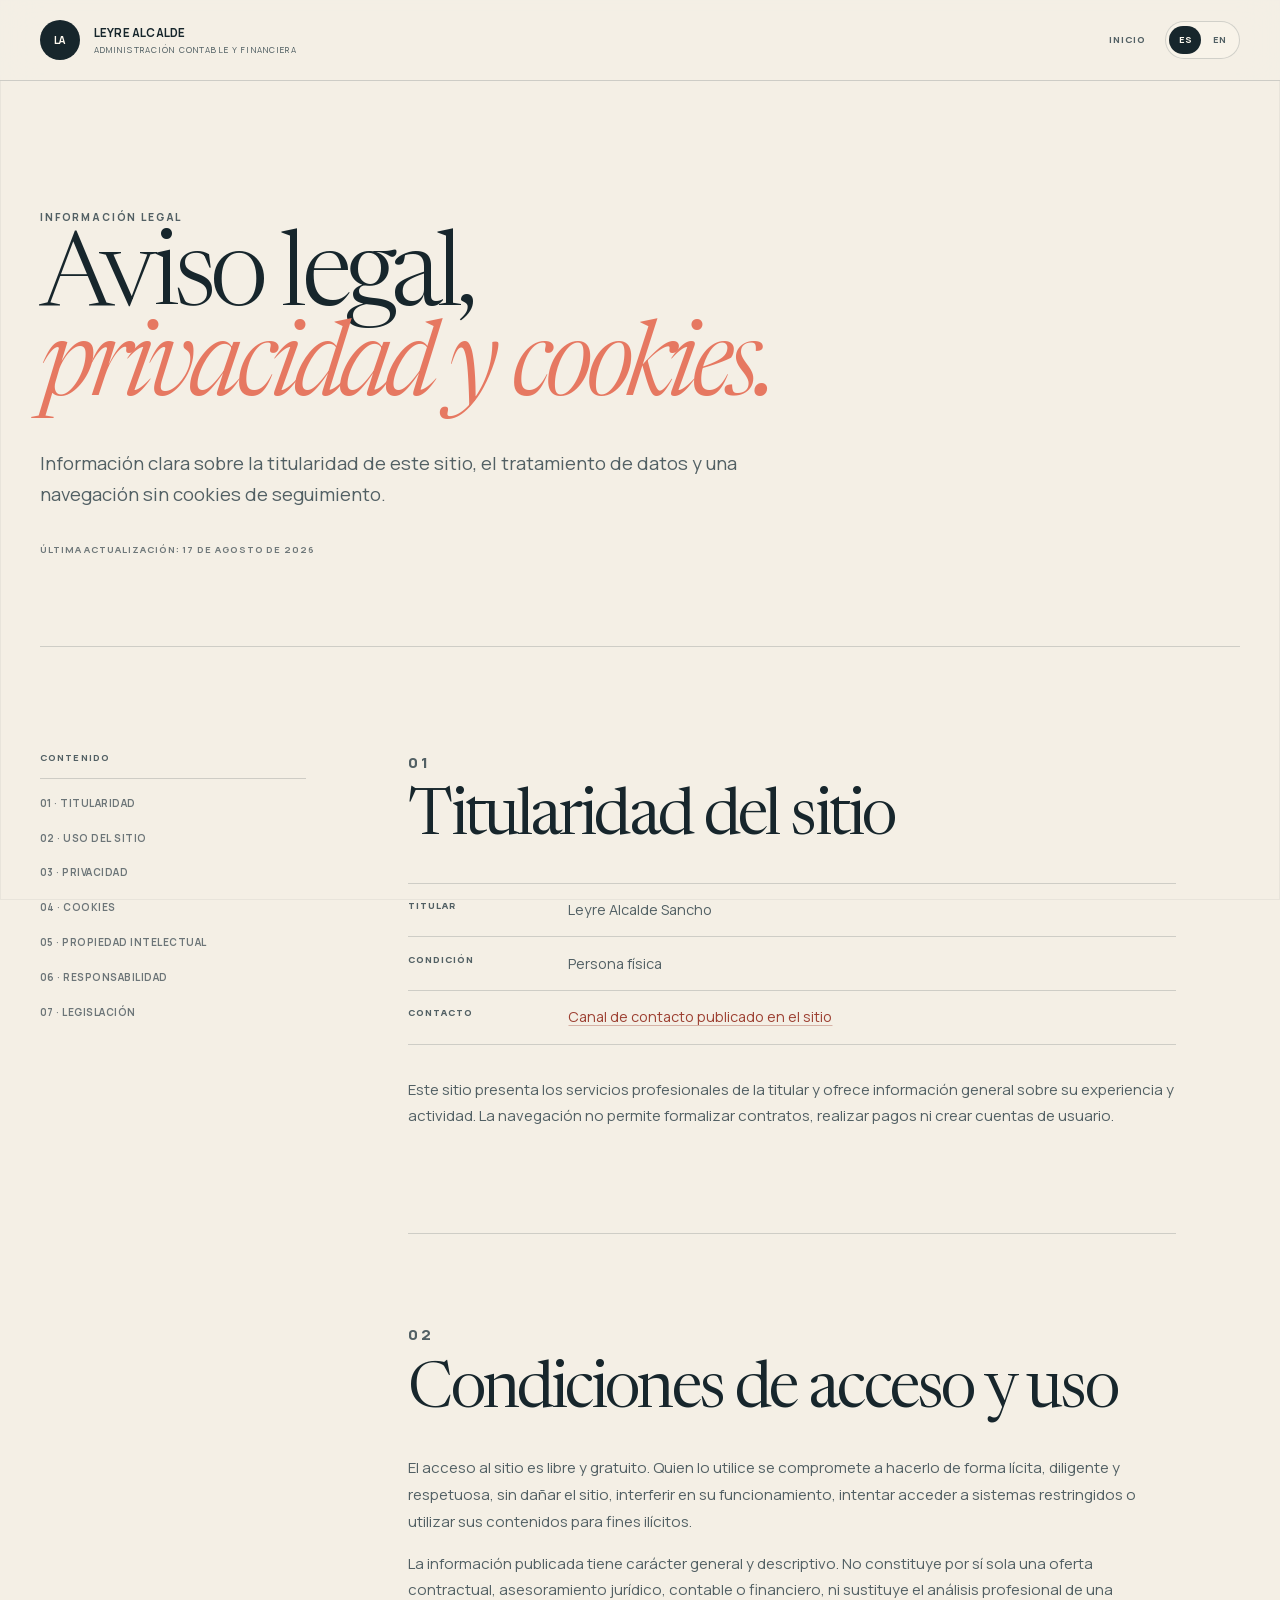
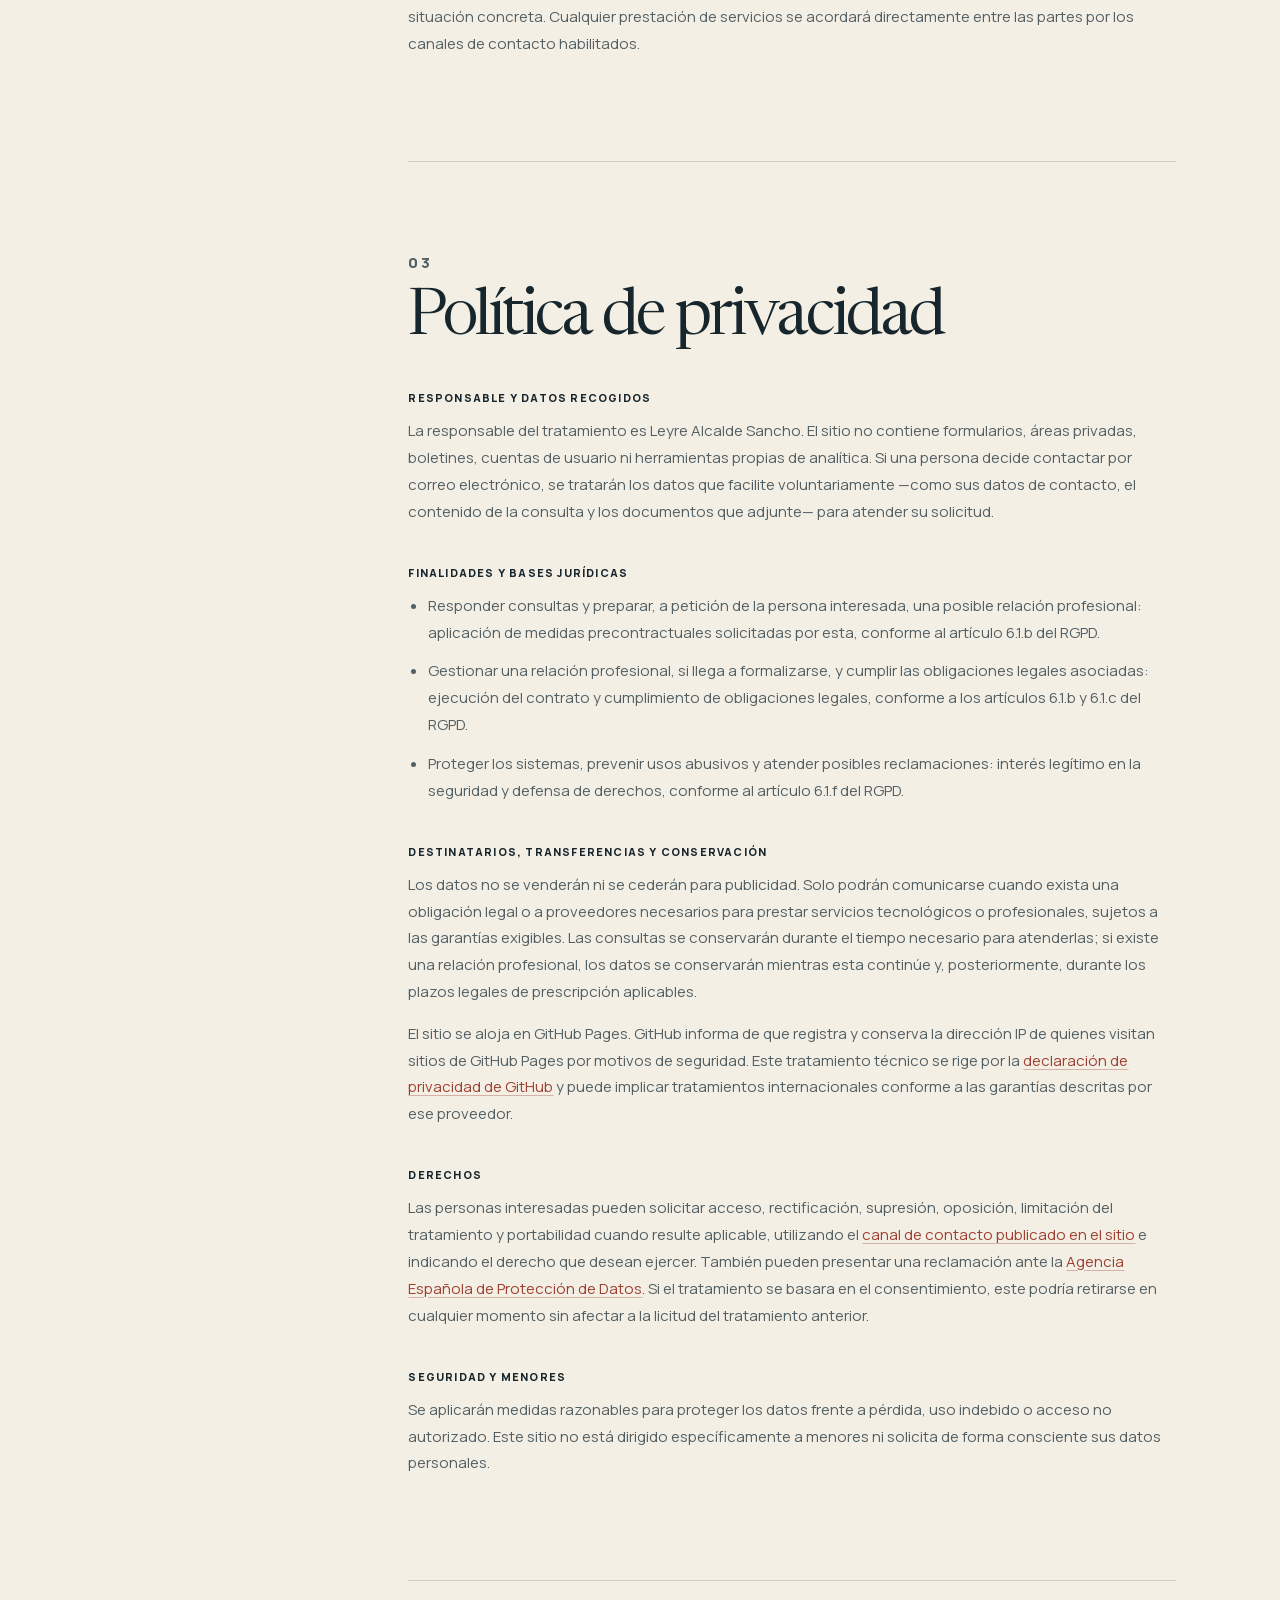
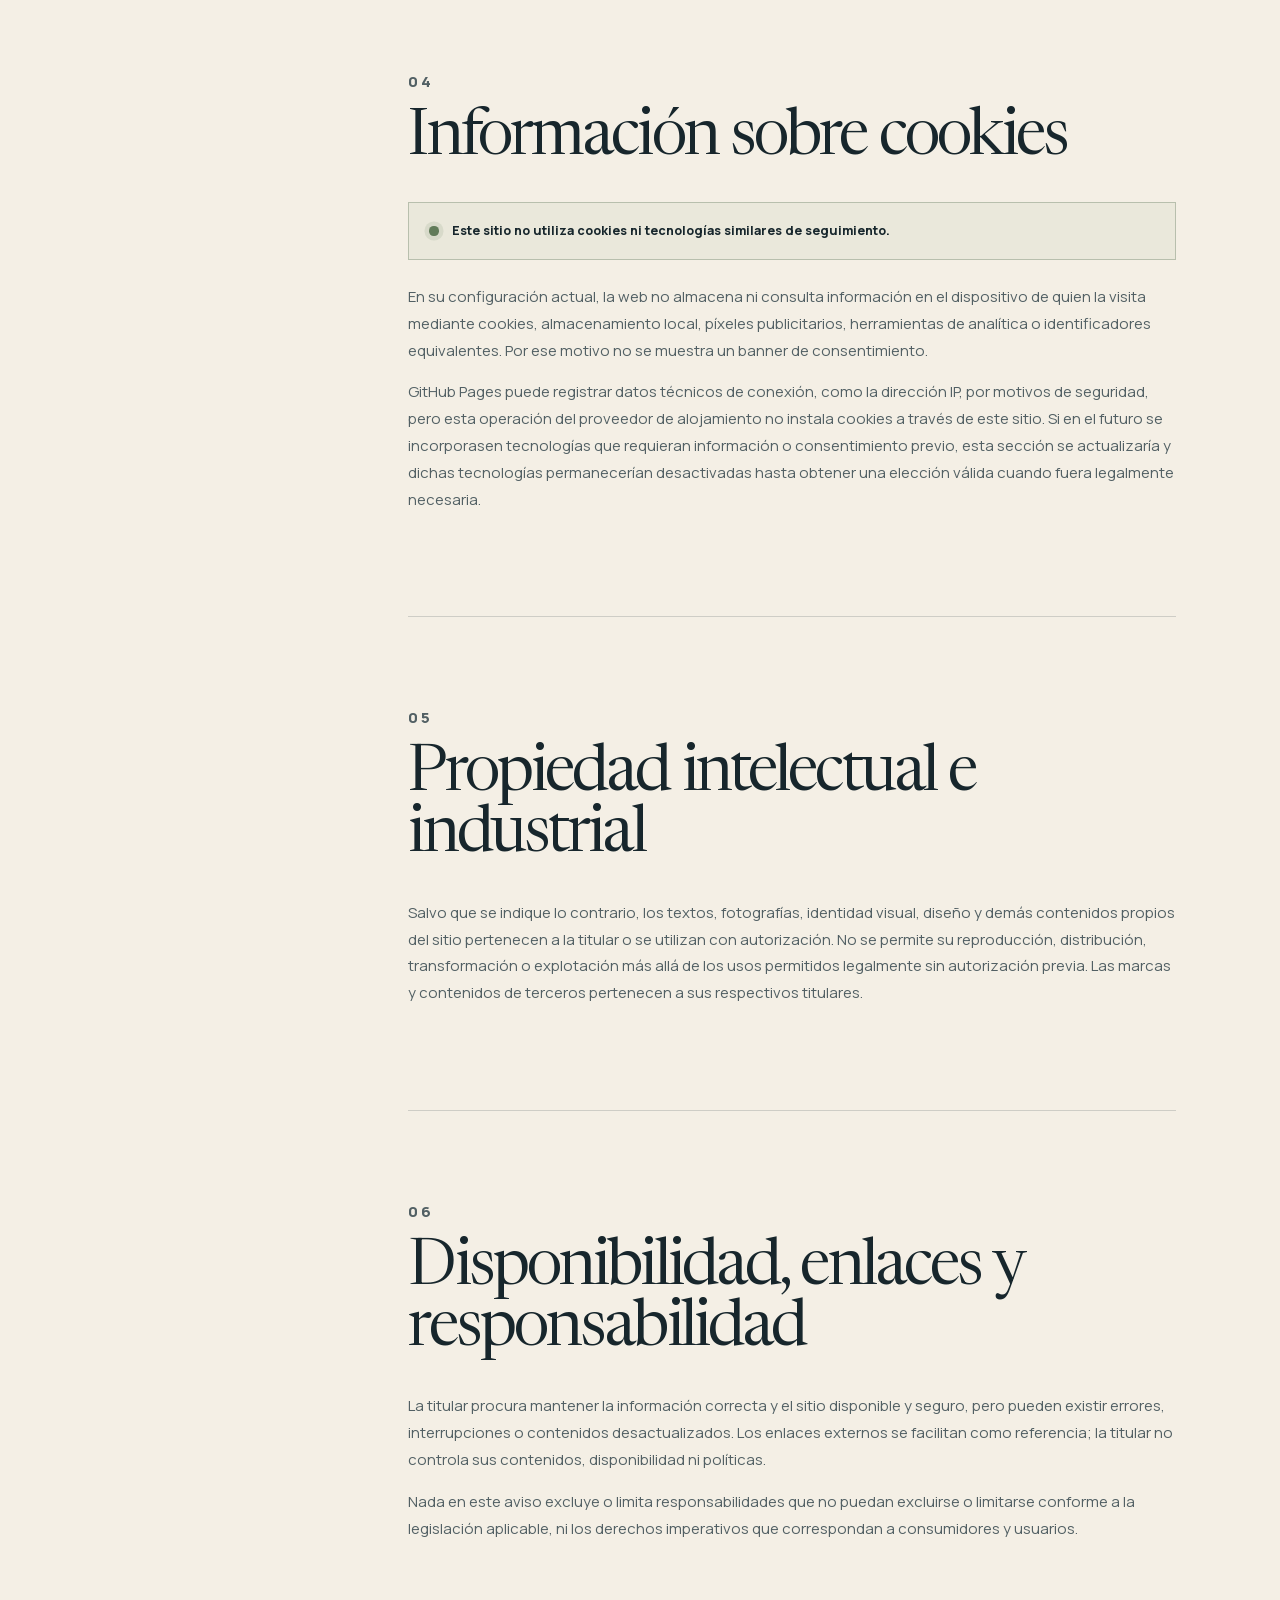
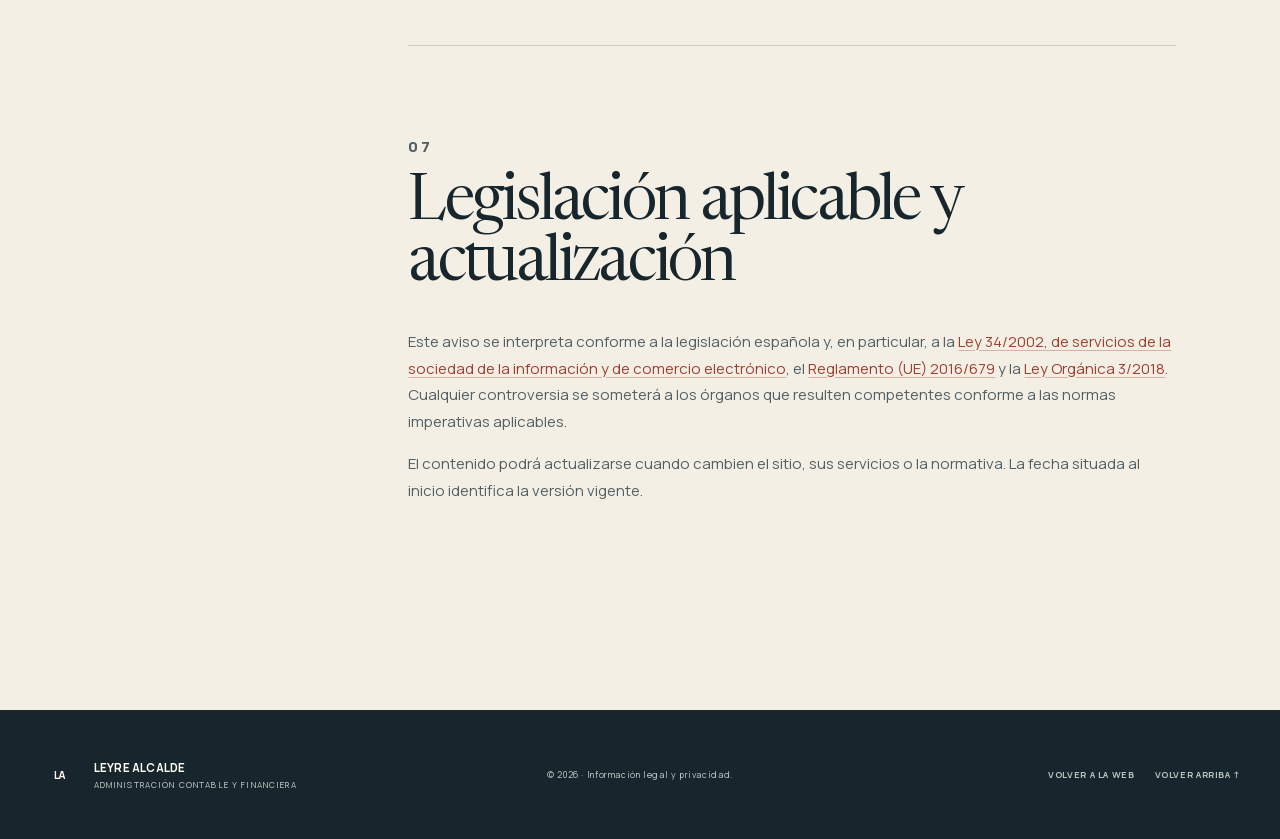
<file: legal/index.html>
<!doctype html>
<html lang="es">
  <head>
    <meta charset="UTF-8" />
    <meta name="viewport" content="width=device-width, initial-scale=1.0" />
    <meta name="description" content="Aviso legal, política de privacidad e información sobre cookies de Leyre Alcalde Sancho." />
    <meta name="theme-color" content="#f4efe5" />
    <meta name="color-scheme" content="light" />
    <link rel="canonical" href="https://www.leyrealcalde.com/legal/" />
    <link rel="alternate" hreflang="es" href="https://www.leyrealcalde.com/legal/" />
    <link rel="alternate" hreflang="en" href="https://www.leyrealcalde.com/en/legal/" />
    <link rel="alternate" hreflang="x-default" href="https://www.leyrealcalde.com/legal/" />
    <link rel="icon" href="../favicon.svg" type="image/svg+xml" />
    <link rel="preload" href="../assets/fonts/manrope-variable.woff2" as="font" type="font/woff2" crossorigin />
    <link rel="preload" href="../assets/fonts/newsreader-variable.woff2" as="font" type="font/woff2" crossorigin />
    <link rel="stylesheet" href="../assets/css/styles.css?v=20260817-1" />
    <title>Aviso legal, privacidad y cookies — Leyre Alcalde</title>
  </head>
  <body class="legal-page">
    <a class="skip-link" href="#contenido">Saltar al contenido</a>

    <header class="legal-topbar">
      <div class="section-shell">
        <a class="brand" href="../" aria-label="Leyre Alcalde, volver al inicio">
          <span class="brand-mark" aria-hidden="true">LA</span>
          <span><strong>Leyre Alcalde</strong><small>Administración Contable y Financiera</small></span>
        </a>
        <div class="legal-topbar-actions">
          <a class="legal-home-link" href="../">Inicio</a>
          <nav class="language-nav" aria-label="Seleccionar idioma">
            <a href="./" lang="es" aria-current="page">ES</a>
            <a href="../en/legal/" lang="en">EN</a>
          </nav>
        </div>
      </div>
    </header>

    <main id="contenido" class="legal-main">
      <header class="legal-hero section-shell">
        <p class="section-kicker">Información legal</p>
        <h1>Aviso legal,<br /><em>privacidad y cookies.</em></h1>
        <p>Información clara sobre la titularidad de este sitio, el tratamiento de datos y una navegación sin cookies de seguimiento.</p>
        <p class="legal-updated">Última actualización: 17 de agosto de 2026</p>
      </header>

      <div class="legal-layout section-shell">
        <nav class="legal-index" aria-label="Contenido del aviso">
          <p>Contenido</p>
          <a href="#titularidad">01 · Titularidad</a>
          <a href="#uso">02 · Uso del sitio</a>
          <a href="#privacidad">03 · Privacidad</a>
          <a href="#cookies">04 · Cookies</a>
          <a href="#propiedad">05 · Propiedad intelectual</a>
          <a href="#responsabilidad">06 · Responsabilidad</a>
          <a href="#legislacion">07 · Legislación</a>
        </nav>

        <article class="legal-content">
          <section id="titularidad">
            <p class="legal-number">01</p>
            <h2>Titularidad del sitio</h2>
            <dl class="legal-facts">
              <div><dt>Titular</dt><dd>Leyre Alcalde Sancho</dd></div>
              <div><dt>Condición</dt><dd>Persona física</dd></div>
              <div><dt>Contacto</dt><dd><a href="../#contacto">Canal de contacto publicado en el sitio</a></dd></div>
            </dl>
            <p>Este sitio presenta los servicios profesionales de la titular y ofrece información general sobre su experiencia y actividad. La navegación no permite formalizar contratos, realizar pagos ni crear cuentas de usuario.</p>
          </section>

          <section id="uso">
            <p class="legal-number">02</p>
            <h2>Condiciones de acceso y uso</h2>
            <p>El acceso al sitio es libre y gratuito. Quien lo utilice se compromete a hacerlo de forma lícita, diligente y respetuosa, sin dañar el sitio, interferir en su funcionamiento, intentar acceder a sistemas restringidos o utilizar sus contenidos para fines ilícitos.</p>
            <p>La información publicada tiene carácter general y descriptivo. No constituye por sí sola una oferta contractual, asesoramiento jurídico, contable o financiero, ni sustituye el análisis profesional de una situación concreta. Cualquier prestación de servicios se acordará directamente entre las partes por los canales de contacto habilitados.</p>
          </section>

          <section id="privacidad">
            <p class="legal-number">03</p>
            <h2>Política de privacidad</h2>
            <h3>Responsable y datos recogidos</h3>
            <p>La responsable del tratamiento es Leyre Alcalde Sancho. El sitio no contiene formularios, áreas privadas, boletines, cuentas de usuario ni herramientas propias de analítica. Si una persona decide contactar por correo electrónico, se tratarán los datos que facilite voluntariamente —como sus datos de contacto, el contenido de la consulta y los documentos que adjunte— para atender su solicitud.</p>

            <h3>Finalidades y bases jurídicas</h3>
            <ul>
              <li>Responder consultas y preparar, a petición de la persona interesada, una posible relación profesional: aplicación de medidas precontractuales solicitadas por esta, conforme al artículo 6.1.b del RGPD.</li>
              <li>Gestionar una relación profesional, si llega a formalizarse, y cumplir las obligaciones legales asociadas: ejecución del contrato y cumplimiento de obligaciones legales, conforme a los artículos 6.1.b y 6.1.c del RGPD.</li>
              <li>Proteger los sistemas, prevenir usos abusivos y atender posibles reclamaciones: interés legítimo en la seguridad y defensa de derechos, conforme al artículo 6.1.f del RGPD.</li>
            </ul>

            <h3>Destinatarios, transferencias y conservación</h3>
            <p>Los datos no se venderán ni se cederán para publicidad. Solo podrán comunicarse cuando exista una obligación legal o a proveedores necesarios para prestar servicios tecnológicos o profesionales, sujetos a las garantías exigibles. Las consultas se conservarán durante el tiempo necesario para atenderlas; si existe una relación profesional, los datos se conservarán mientras esta continúe y, posteriormente, durante los plazos legales de prescripción aplicables.</p>
            <p>El sitio se aloja en GitHub Pages. GitHub informa de que registra y conserva la dirección IP de quienes visitan sitios de GitHub Pages por motivos de seguridad. Este tratamiento técnico se rige por la <a href="https://docs.github.com/es/site-policy/privacy-policies/github-general-privacy-statement">declaración de privacidad de GitHub</a> y puede implicar tratamientos internacionales conforme a las garantías descritas por ese proveedor.</p>

            <h3>Derechos</h3>
            <p>Las personas interesadas pueden solicitar acceso, rectificación, supresión, oposición, limitación del tratamiento y portabilidad cuando resulte aplicable, utilizando el <a href="../#contacto">canal de contacto publicado en el sitio</a> e indicando el derecho que desean ejercer. También pueden presentar una reclamación ante la <a href="https://www.aepd.es/">Agencia Española de Protección de Datos</a>. Si el tratamiento se basara en el consentimiento, este podría retirarse en cualquier momento sin afectar a la licitud del tratamiento anterior.</p>

            <h3>Seguridad y menores</h3>
            <p>Se aplicarán medidas razonables para proteger los datos frente a pérdida, uso indebido o acceso no autorizado. Este sitio no está dirigido específicamente a menores ni solicita de forma consciente sus datos personales.</p>
          </section>

          <section id="cookies">
            <p class="legal-number">04</p>
            <h2>Información sobre cookies</h2>
            <div class="legal-status"><span aria-hidden="true"></span><strong>Este sitio no utiliza cookies ni tecnologías similares de seguimiento.</strong></div>
            <p>En su configuración actual, la web no almacena ni consulta información en el dispositivo de quien la visita mediante cookies, almacenamiento local, píxeles publicitarios, herramientas de analítica o identificadores equivalentes. Por ese motivo no se muestra un banner de consentimiento.</p>
            <p>GitHub Pages puede registrar datos técnicos de conexión, como la dirección IP, por motivos de seguridad, pero esta operación del proveedor de alojamiento no instala cookies a través de este sitio. Si en el futuro se incorporasen tecnologías que requieran información o consentimiento previo, esta sección se actualizaría y dichas tecnologías permanecerían desactivadas hasta obtener una elección válida cuando fuera legalmente necesaria.</p>
          </section>

          <section id="propiedad">
            <p class="legal-number">05</p>
            <h2>Propiedad intelectual e industrial</h2>
            <p>Salvo que se indique lo contrario, los textos, fotografías, identidad visual, diseño y demás contenidos propios del sitio pertenecen a la titular o se utilizan con autorización. No se permite su reproducción, distribución, transformación o explotación más allá de los usos permitidos legalmente sin autorización previa. Las marcas y contenidos de terceros pertenecen a sus respectivos titulares.</p>
          </section>

          <section id="responsabilidad">
            <p class="legal-number">06</p>
            <h2>Disponibilidad, enlaces y responsabilidad</h2>
            <p>La titular procura mantener la información correcta y el sitio disponible y seguro, pero pueden existir errores, interrupciones o contenidos desactualizados. Los enlaces externos se facilitan como referencia; la titular no controla sus contenidos, disponibilidad ni políticas.</p>
            <p>Nada en este aviso excluye o limita responsabilidades que no puedan excluirse o limitarse conforme a la legislación aplicable, ni los derechos imperativos que correspondan a consumidores y usuarios.</p>
          </section>

          <section id="legislacion">
            <p class="legal-number">07</p>
            <h2>Legislación aplicable y actualización</h2>
            <p>Este aviso se interpreta conforme a la legislación española y, en particular, a la <a href="https://www.boe.es/buscar/act.php?id=BOE-A-2002-13758">Ley 34/2002, de servicios de la sociedad de la información y de comercio electrónico</a>, el <a href="https://eur-lex.europa.eu/eli/reg/2016/679/oj?locale=es">Reglamento (UE) 2016/679</a> y la <a href="https://www.boe.es/buscar/act.php?id=BOE-A-2018-16673">Ley Orgánica 3/2018</a>. Cualquier controversia se someterá a los órganos que resulten competentes conforme a las normas imperativas aplicables.</p>
            <p>El contenido podrá actualizarse cuando cambien el sitio, sus servicios o la normativa. La fecha situada al inicio identifica la versión vigente.</p>
          </section>
        </article>
      </div>
    </main>

    <footer class="site-footer legal-footer">
      <div class="section-shell">
        <a class="brand" href="../"><span class="brand-mark" aria-hidden="true">LA</span><span><strong>Leyre Alcalde</strong><small>Administración Contable y Financiera</small></span></a>
        <p>© 2026 · Información legal y privacidad.</p>
        <nav class="footer-links" aria-label="Navegación"><a href="../">Volver a la web</a><a href="#contenido">Volver arriba ↑</a></nav>
      </div>
    </footer>
  </body>
</html>
</file>
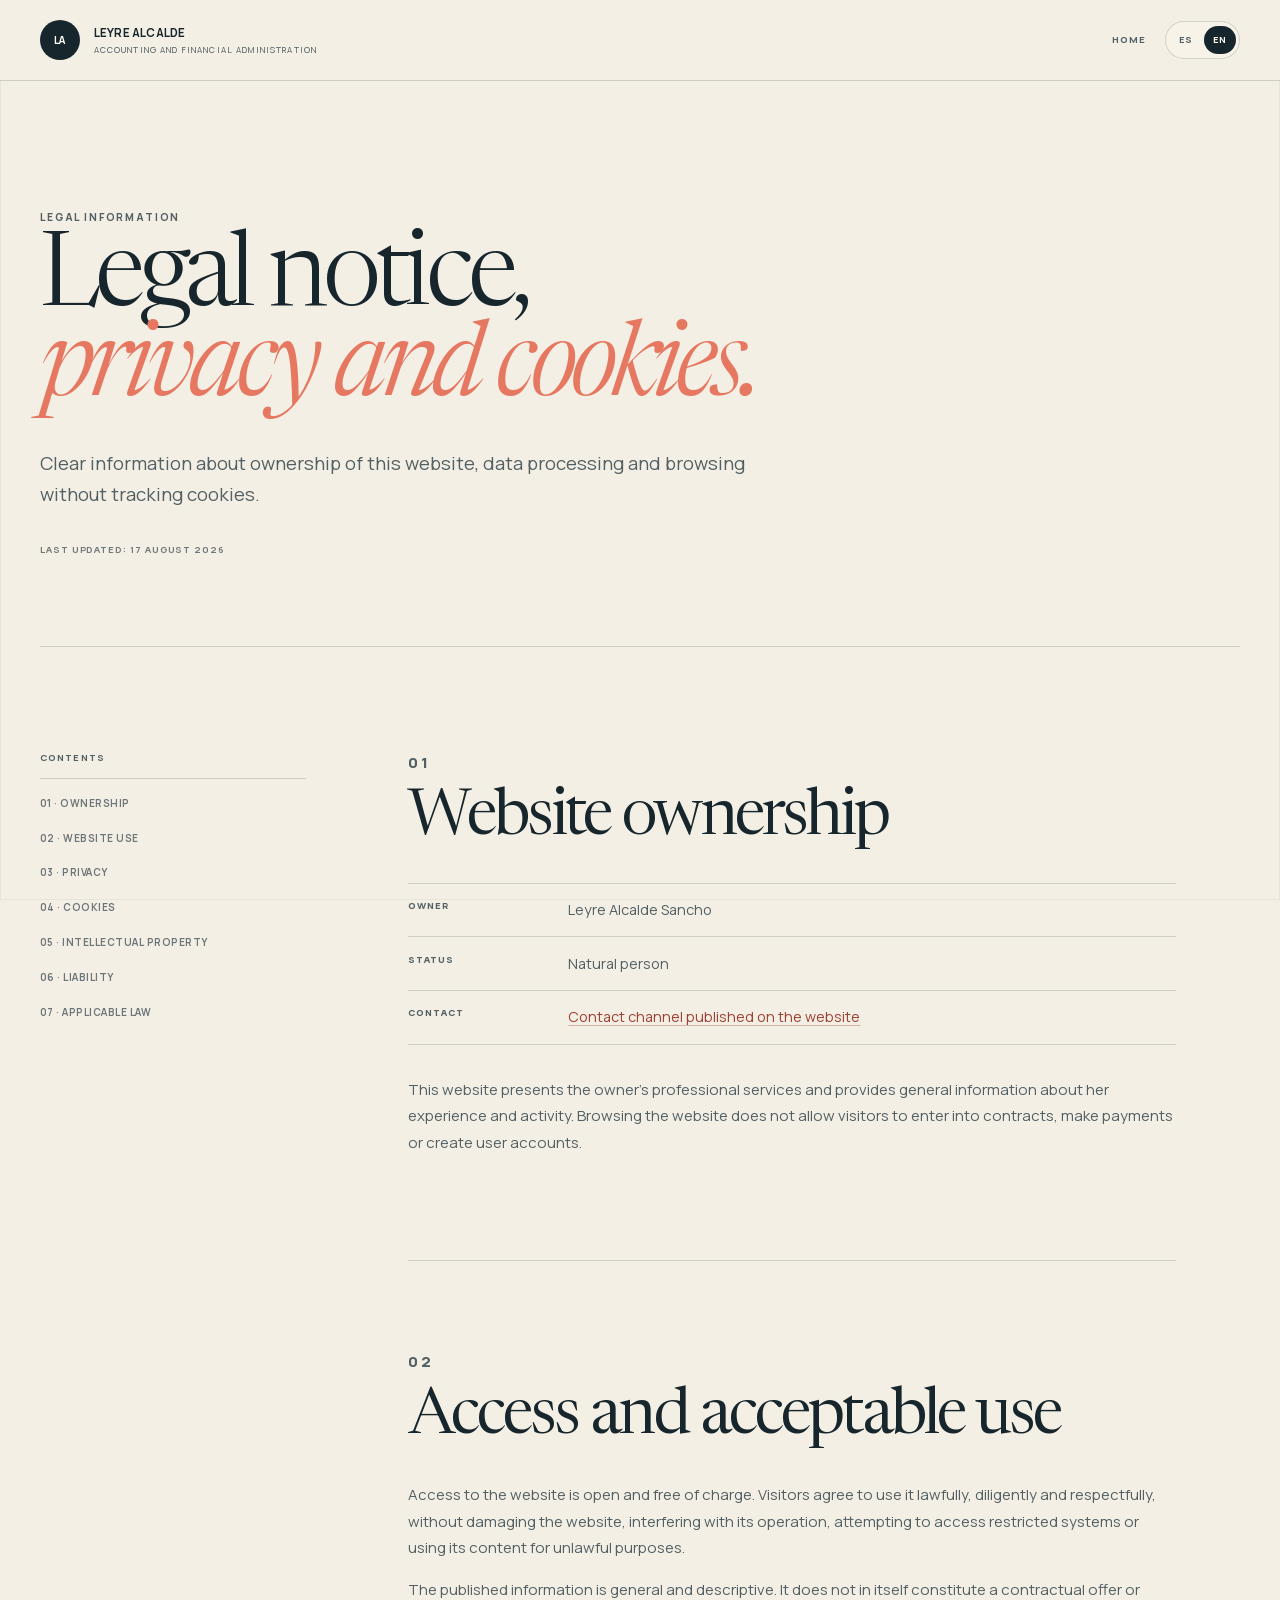
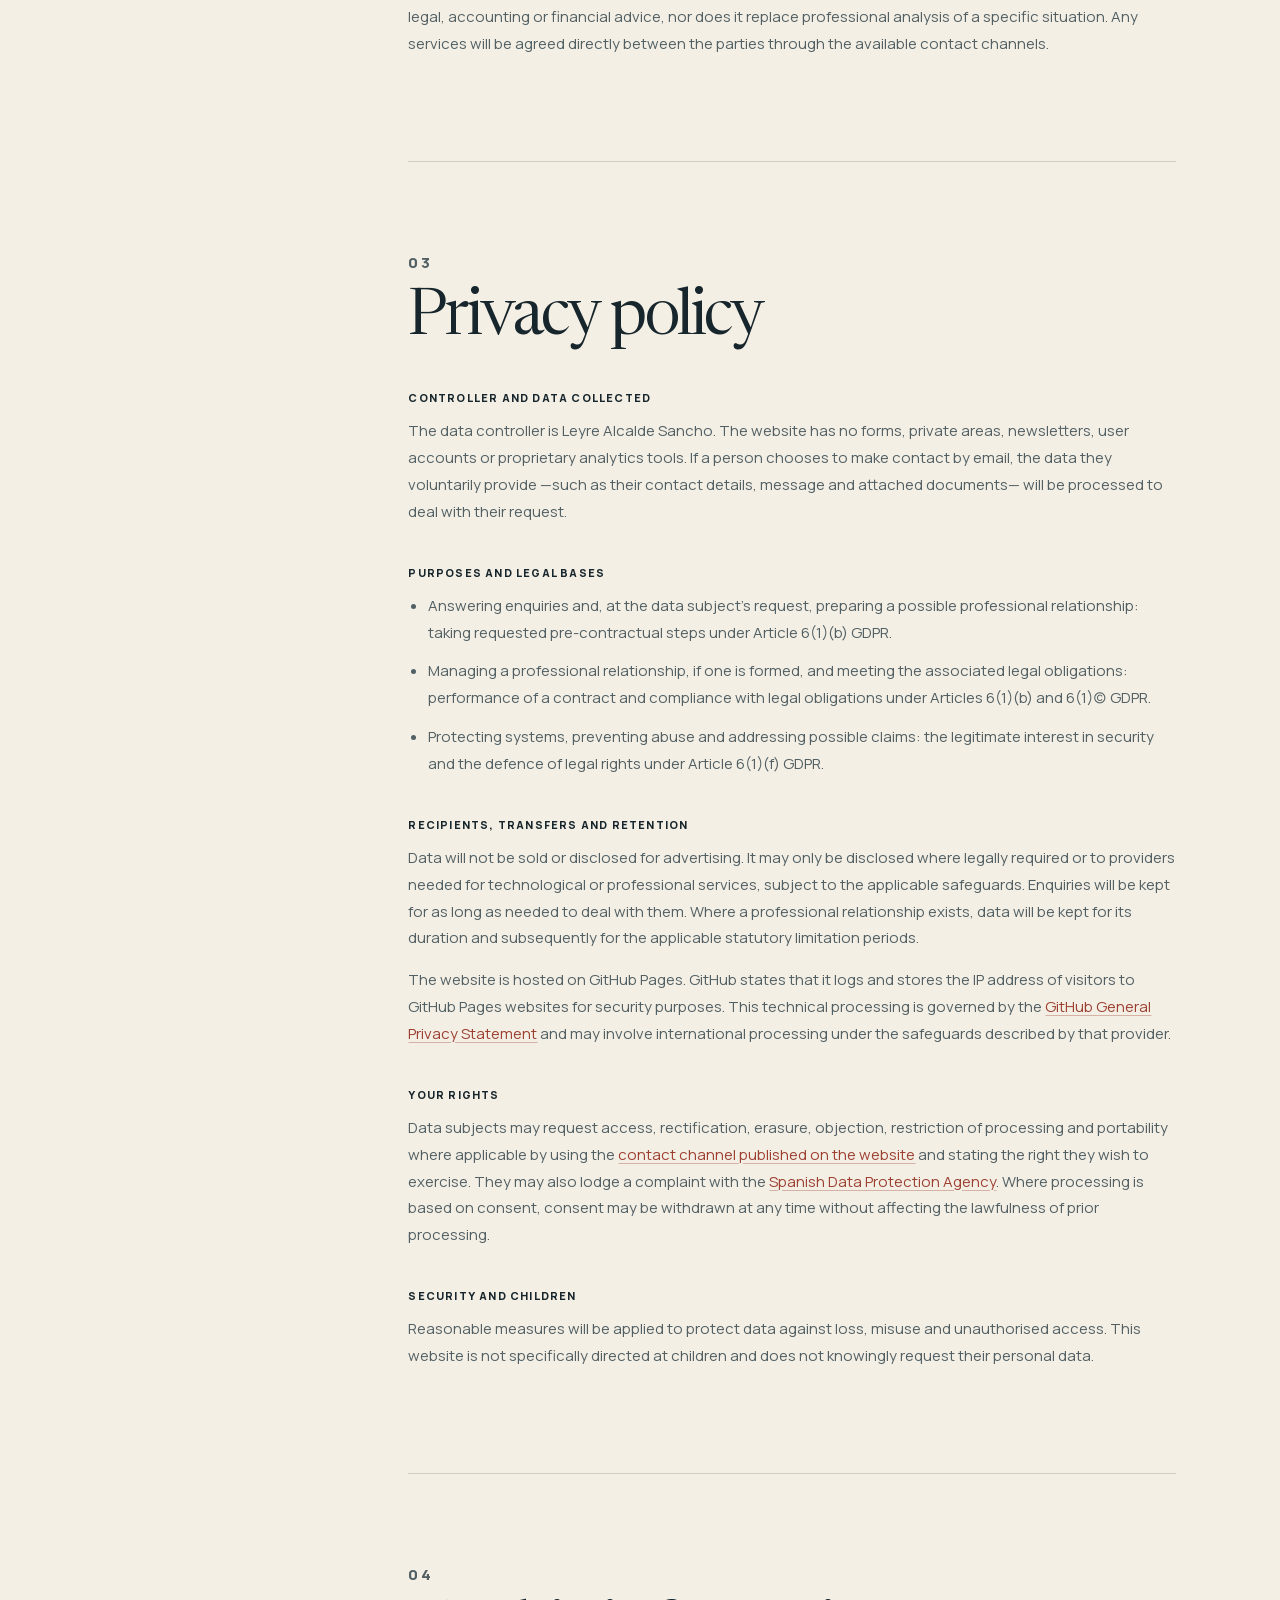
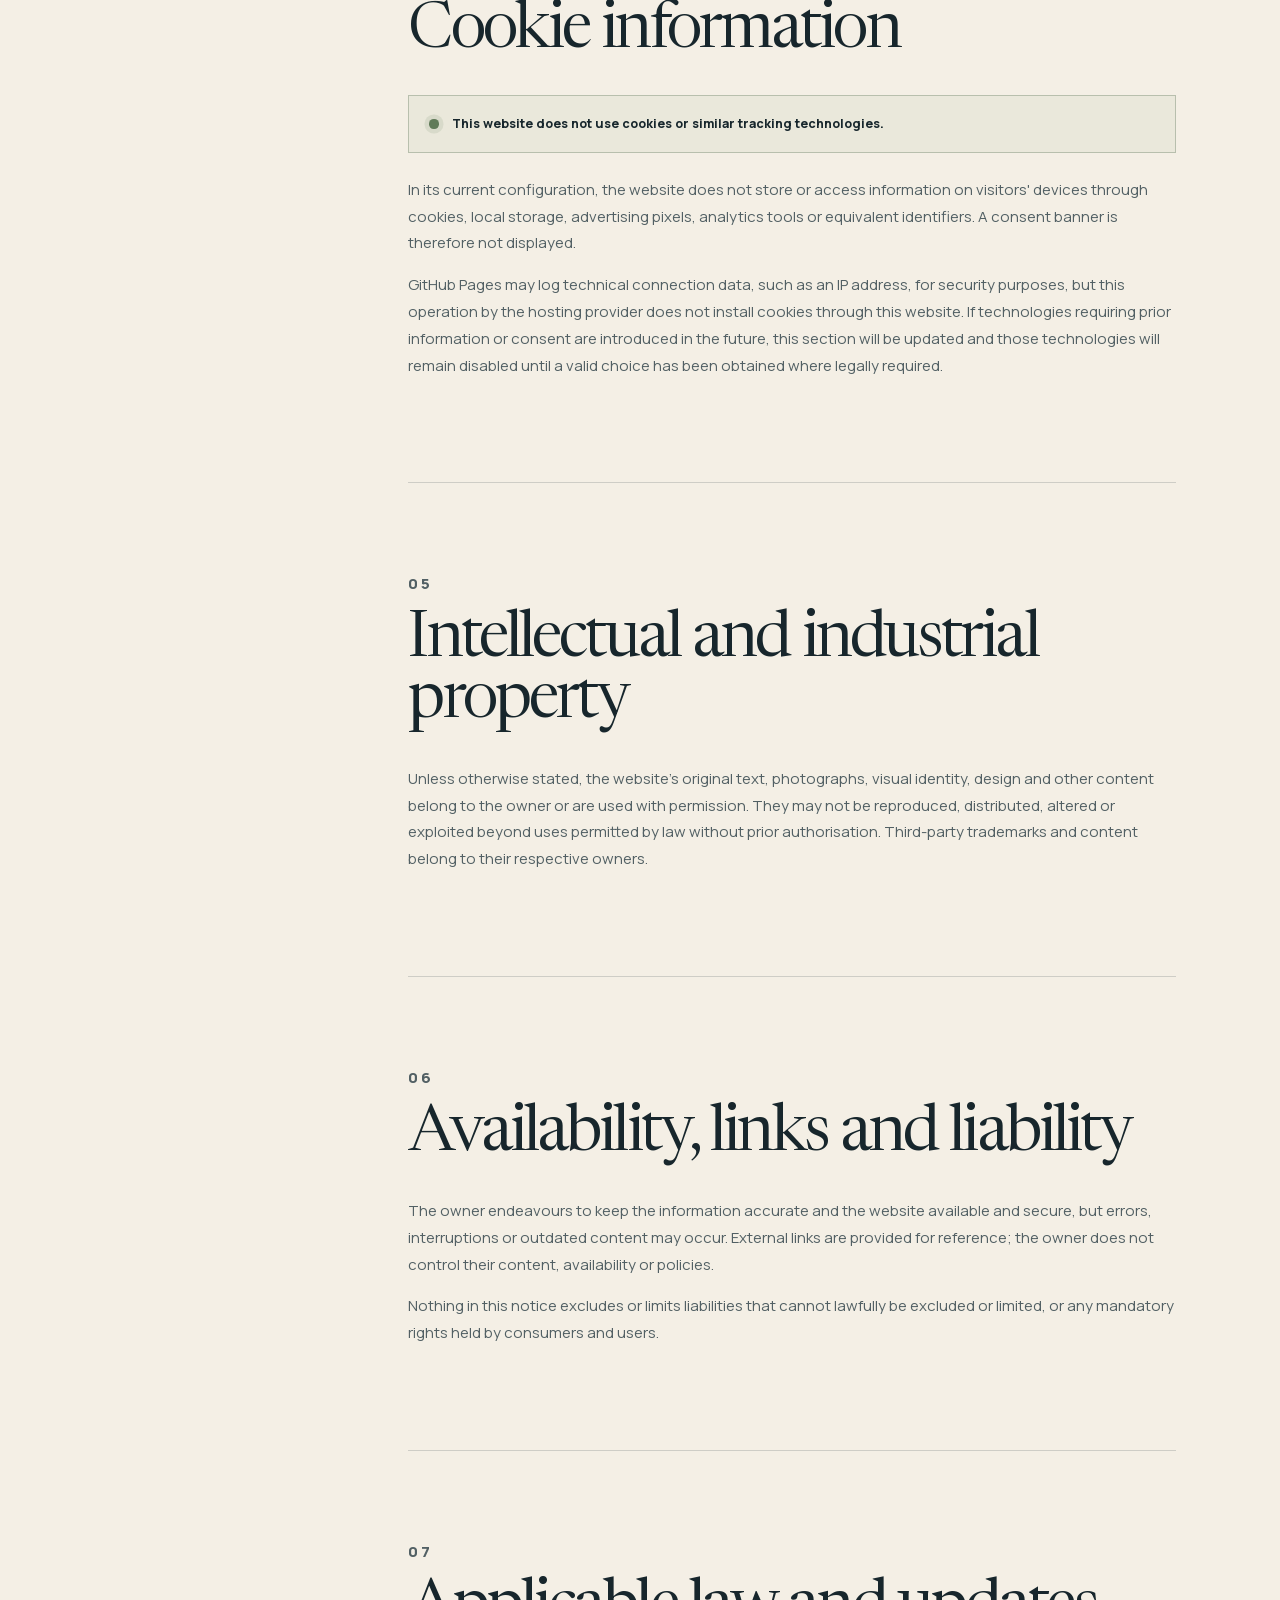
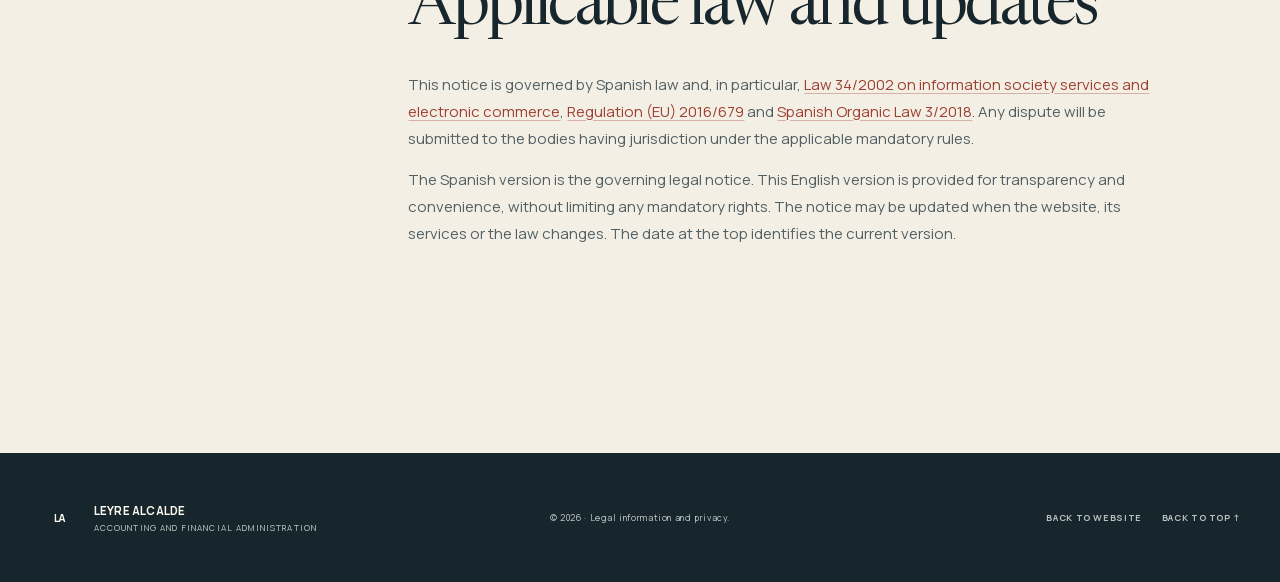
<file: en/legal/index.html>
<!doctype html>
<html lang="en">
  <head>
    <meta charset="UTF-8" />
    <meta name="viewport" content="width=device-width, initial-scale=1.0" />
    <meta name="description" content="Legal notice, privacy policy and cookie information for Leyre Alcalde Sancho." />
    <meta name="theme-color" content="#f4efe5" />
    <meta name="color-scheme" content="light" />
    <link rel="canonical" href="https://www.leyrealcalde.com/en/legal/" />
    <link rel="alternate" hreflang="es" href="https://www.leyrealcalde.com/legal/" />
    <link rel="alternate" hreflang="en" href="https://www.leyrealcalde.com/en/legal/" />
    <link rel="alternate" hreflang="x-default" href="https://www.leyrealcalde.com/legal/" />
    <link rel="icon" href="../../favicon.svg" type="image/svg+xml" />
    <link rel="preload" href="../../assets/fonts/manrope-variable.woff2" as="font" type="font/woff2" crossorigin />
    <link rel="preload" href="../../assets/fonts/newsreader-variable.woff2" as="font" type="font/woff2" crossorigin />
    <link rel="stylesheet" href="../../assets/css/styles.css?v=20260817-1" />
    <title>Legal notice, privacy and cookies — Leyre Alcalde</title>
  </head>
  <body class="legal-page">
    <a class="skip-link" href="#content">Skip to content</a>

    <header class="legal-topbar">
      <div class="section-shell">
        <a class="brand" href="../" aria-label="Leyre Alcalde, back to home">
          <span class="brand-mark" aria-hidden="true">LA</span>
          <span><strong>Leyre Alcalde</strong><small>Accounting and Financial Administration</small></span>
        </a>
        <div class="legal-topbar-actions">
          <a class="legal-home-link" href="../">Home</a>
          <nav class="language-nav" aria-label="Select language">
            <a href="../../legal/" lang="es">ES</a>
            <a href="./" lang="en" aria-current="page">EN</a>
          </nav>
        </div>
      </div>
    </header>

    <main id="content" class="legal-main">
      <header class="legal-hero section-shell">
        <p class="section-kicker">Legal information</p>
        <h1>Legal notice,<br /><em>privacy and cookies.</em></h1>
        <p>Clear information about ownership of this website, data processing and browsing without tracking cookies.</p>
        <p class="legal-updated">Last updated: 17 August 2026</p>
      </header>

      <div class="legal-layout section-shell">
        <nav class="legal-index" aria-label="Notice contents">
          <p>Contents</p>
          <a href="#ownership">01 · Ownership</a>
          <a href="#use">02 · Website use</a>
          <a href="#privacy">03 · Privacy</a>
          <a href="#cookies">04 · Cookies</a>
          <a href="#intellectual-property">05 · Intellectual property</a>
          <a href="#liability">06 · Liability</a>
          <a href="#law">07 · Applicable law</a>
        </nav>

        <article class="legal-content">
          <section id="ownership">
            <p class="legal-number">01</p>
            <h2>Website ownership</h2>
            <dl class="legal-facts">
              <div><dt>Owner</dt><dd>Leyre Alcalde Sancho</dd></div>
              <div><dt>Status</dt><dd>Natural person</dd></div>
              <div><dt>Contact</dt><dd><a href="../#contacto">Contact channel published on the website</a></dd></div>
            </dl>
            <p>This website presents the owner's professional services and provides general information about her experience and activity. Browsing the website does not allow visitors to enter into contracts, make payments or create user accounts.</p>
          </section>

          <section id="use">
            <p class="legal-number">02</p>
            <h2>Access and acceptable use</h2>
            <p>Access to the website is open and free of charge. Visitors agree to use it lawfully, diligently and respectfully, without damaging the website, interfering with its operation, attempting to access restricted systems or using its content for unlawful purposes.</p>
            <p>The published information is general and descriptive. It does not in itself constitute a contractual offer or legal, accounting or financial advice, nor does it replace professional analysis of a specific situation. Any services will be agreed directly between the parties through the available contact channels.</p>
          </section>

          <section id="privacy">
            <p class="legal-number">03</p>
            <h2>Privacy policy</h2>
            <h3>Controller and data collected</h3>
            <p>The data controller is Leyre Alcalde Sancho. The website has no forms, private areas, newsletters, user accounts or proprietary analytics tools. If a person chooses to make contact by email, the data they voluntarily provide —such as their contact details, message and attached documents— will be processed to deal with their request.</p>

            <h3>Purposes and legal bases</h3>
            <ul>
              <li>Answering enquiries and, at the data subject's request, preparing a possible professional relationship: taking requested pre-contractual steps under Article 6(1)(b) GDPR.</li>
              <li>Managing a professional relationship, if one is formed, and meeting the associated legal obligations: performance of a contract and compliance with legal obligations under Articles 6(1)(b) and 6(1)(c) GDPR.</li>
              <li>Protecting systems, preventing abuse and addressing possible claims: the legitimate interest in security and the defence of legal rights under Article 6(1)(f) GDPR.</li>
            </ul>

            <h3>Recipients, transfers and retention</h3>
            <p>Data will not be sold or disclosed for advertising. It may only be disclosed where legally required or to providers needed for technological or professional services, subject to the applicable safeguards. Enquiries will be kept for as long as needed to deal with them. Where a professional relationship exists, data will be kept for its duration and subsequently for the applicable statutory limitation periods.</p>
            <p>The website is hosted on GitHub Pages. GitHub states that it logs and stores the IP address of visitors to GitHub Pages websites for security purposes. This technical processing is governed by the <a href="https://docs.github.com/en/site-policy/privacy-policies/github-general-privacy-statement">GitHub General Privacy Statement</a> and may involve international processing under the safeguards described by that provider.</p>

            <h3>Your rights</h3>
            <p>Data subjects may request access, rectification, erasure, objection, restriction of processing and portability where applicable by using the <a href="../#contacto">contact channel published on the website</a> and stating the right they wish to exercise. They may also lodge a complaint with the <a href="https://www.aepd.es/">Spanish Data Protection Agency</a>. Where processing is based on consent, consent may be withdrawn at any time without affecting the lawfulness of prior processing.</p>

            <h3>Security and children</h3>
            <p>Reasonable measures will be applied to protect data against loss, misuse and unauthorised access. This website is not specifically directed at children and does not knowingly request their personal data.</p>
          </section>

          <section id="cookies">
            <p class="legal-number">04</p>
            <h2>Cookie information</h2>
            <div class="legal-status"><span aria-hidden="true"></span><strong>This website does not use cookies or similar tracking technologies.</strong></div>
            <p>In its current configuration, the website does not store or access information on visitors' devices through cookies, local storage, advertising pixels, analytics tools or equivalent identifiers. A consent banner is therefore not displayed.</p>
            <p>GitHub Pages may log technical connection data, such as an IP address, for security purposes, but this operation by the hosting provider does not install cookies through this website. If technologies requiring prior information or consent are introduced in the future, this section will be updated and those technologies will remain disabled until a valid choice has been obtained where legally required.</p>
          </section>

          <section id="intellectual-property">
            <p class="legal-number">05</p>
            <h2>Intellectual and industrial property</h2>
            <p>Unless otherwise stated, the website's original text, photographs, visual identity, design and other content belong to the owner or are used with permission. They may not be reproduced, distributed, altered or exploited beyond uses permitted by law without prior authorisation. Third-party trademarks and content belong to their respective owners.</p>
          </section>

          <section id="liability">
            <p class="legal-number">06</p>
            <h2>Availability, links and liability</h2>
            <p>The owner endeavours to keep the information accurate and the website available and secure, but errors, interruptions or outdated content may occur. External links are provided for reference; the owner does not control their content, availability or policies.</p>
            <p>Nothing in this notice excludes or limits liabilities that cannot lawfully be excluded or limited, or any mandatory rights held by consumers and users.</p>
          </section>

          <section id="law">
            <p class="legal-number">07</p>
            <h2>Applicable law and updates</h2>
            <p>This notice is governed by Spanish law and, in particular, <a href="https://www.boe.es/buscar/act.php?id=BOE-A-2002-13758">Law 34/2002 on information society services and electronic commerce</a>, <a href="https://eur-lex.europa.eu/eli/reg/2016/679/oj">Regulation (EU) 2016/679</a> and <a href="https://www.boe.es/buscar/act.php?id=BOE-A-2018-16673">Spanish Organic Law 3/2018</a>. Any dispute will be submitted to the bodies having jurisdiction under the applicable mandatory rules.</p>
            <p>The Spanish version is the governing legal notice. This English version is provided for transparency and convenience, without limiting any mandatory rights. The notice may be updated when the website, its services or the law changes. The date at the top identifies the current version.</p>
          </section>
        </article>
      </div>
    </main>

    <footer class="site-footer legal-footer">
      <div class="section-shell">
        <a class="brand" href="../"><span class="brand-mark" aria-hidden="true">LA</span><span><strong>Leyre Alcalde</strong><small>Accounting and Financial Administration</small></span></a>
        <p>© 2026 · Legal information and privacy.</p>
        <nav class="footer-links" aria-label="Navigation"><a href="../">Back to website</a><a href="#content">Back to top ↑</a></nav>
      </div>
    </footer>
  </body>
</html>
</file>
<file: assets/css/styles.css>
@font-face {
  font-family: "Manrope";
  src: url("../fonts/manrope-variable.woff2") format("woff2");
  font-style: normal;
  font-weight: 200 800;
  font-display: swap;
}

@font-face {
  font-family: "Newsreader";
  src: url("../fonts/newsreader-variable.woff2") format("woff2");
  font-style: normal;
  font-weight: 200 800;
  font-display: swap;
}

@font-face {
  font-family: "Newsreader";
  src: url("../fonts/newsreader-italic-variable.woff2") format("woff2");
  font-style: italic;
  font-weight: 200 800;
  font-display: swap;
}

:root {
  --night: #17262c;
  --night-2: #22353b;
  --night-3: #30434a;
  --ivory: #f4efe5;
  --fog: #526064;
  --coral: #e67861;
  --coral-bright: #ee8a76;
  --acid: #bac5ae;
  --sage: #bac5ae;
  --blue: #ddb5ae;
  --line: rgba(23, 38, 44, 0.17);
  --line-bright: rgba(23, 38, 44, 0.3);
  --glass: rgba(251, 248, 241, 0.72);
  --header-height: 5rem;
  --shell: 75rem;
  --ease: cubic-bezier(0.2, 0.75, 0.25, 1);
}

*, *::before, *::after { box-sizing: border-box; }
html { scroll-behavior: smooth; scroll-padding-top: calc(var(--header-height) + 1rem); }
body {
  min-width: 20rem;
  margin: 0;
  overflow-x: clip;
  color: var(--ivory);
  background:
    radial-gradient(circle at 80% 8%, rgba(255, 104, 77, 0.08), transparent 25rem),
    radial-gradient(circle at 18% 30%, rgba(143, 184, 255, 0.05), transparent 30rem),
    var(--night);
  font-family: "Manrope", Arial, sans-serif;
  font-size: 1rem;
  line-height: 1.65;
  text-rendering: optimizeLegibility;
  -webkit-font-smoothing: antialiased;
}

body.menu-open { overflow: hidden; }
body::before {
  position: fixed;
  z-index: 90;
  inset: 0;
  border: 1px solid rgba(255,255,255,0.035);
  content: "";
  pointer-events: none;
}
img { display: block; max-width: 100%; }
a { color: inherit; text-decoration: none; }
button { color: inherit; font: inherit; }
p, h1, h2, h3, dl, dd { margin-top: 0; }
::selection { color: var(--night); background: var(--acid); }

.sr-only {
  position: absolute;
  width: 1px;
  height: 1px;
  padding: 0;
  margin: -1px;
  overflow: hidden;
  clip: rect(0, 0, 0, 0);
  white-space: nowrap;
  border: 0;
}

.skip-link {
  position: fixed;
  z-index: 1000;
  top: 1rem;
  left: 1rem;
  padding: 0.7rem 1rem;
  color: var(--night);
  background: var(--acid);
  transform: translateY(-180%);
  transition: transform 180ms ease;
}
.skip-link:focus { transform: translateY(0); }
:focus-visible { outline: 2px solid var(--acid); outline-offset: 5px; }

.section-shell { width: min(calc(100% - 4rem), var(--shell)); margin-inline: auto; }
.section-pad { padding-block: clamp(7rem, 12vw, 12rem); }
.section-kicker, .eyebrow {
  color: var(--fog);
  font-size: 0.64rem;
  font-weight: 750;
  letter-spacing: 0.18em;
  text-transform: uppercase;
}

.page-progress { position: fixed; z-index: 500; top: 0; left: 0; width: 100%; height: 2px; background: rgba(255,255,255,0.04); }
.page-progress span { display: block; width: 100%; height: 100%; background: linear-gradient(90deg, var(--coral), var(--acid)); transform: scaleX(0); transform-origin: left; will-change: transform; }

.site-header {
  position: fixed;
  z-index: 300;
  top: 0;
  right: 0;
  left: 0;
  display: grid;
  grid-template-columns: auto 1fr auto;
  align-items: center;
  height: var(--header-height);
  padding-inline: clamp(1.25rem, 3vw, 3rem);
  border-bottom: 1px solid transparent;
  transition: background 250ms ease, border-color 250ms ease, height 250ms var(--ease);
}
.site-header.is-scrolled { height: 4.35rem; border-color: var(--line); background: rgba(7,11,18,0.82); backdrop-filter: blur(18px); -webkit-backdrop-filter: blur(18px); }
.brand { display: inline-flex; align-items: center; gap: 0.85rem; width: fit-content; }
.brand > span:last-child { display: flex; flex-direction: column; gap: 0.06rem; }
.brand strong { font-size: 0.72rem; font-weight: 700; letter-spacing: 0.02em; text-transform: uppercase; }
.brand small { color: var(--fog); font-size: 0.51rem; letter-spacing: 0.14em; text-transform: uppercase; }
.brand-mark { position: relative; display: grid; width: 2.5rem; height: 2.5rem; border-radius: 50%; place-items: center; color: #fffaf0; background: var(--night); font-size: 0.62rem; font-weight: 750; letter-spacing: 0.08em; }
.brand-mark::before, .brand-mark::after, .brand-mark i { display: none; }

.site-nav { display: flex; align-items: center; justify-content: center; gap: clamp(0.8rem, 2vw, 2.5rem); }
.site-nav a { position: relative; padding-block: 0.6rem; color: var(--fog); font-size: 0.65rem; font-weight: 650; letter-spacing: 0.1em; text-transform: uppercase; transition: color 180ms ease; }
.site-nav a::before { position: absolute; bottom: 0.15rem; left: 0; width: 100%; height: 1px; content: ""; background: var(--acid); transform: scaleX(0); transform-origin: right; transition: transform 250ms var(--ease); }
.site-nav a:hover, .site-nav a.is-active { color: var(--ivory); }
.site-nav a:hover::before, .site-nav a.is-active::before { transform: scaleX(1); transform-origin: left; }
.language-nav { display: flex; gap: 0.15rem; padding: 0.2rem; border: 1px solid var(--line); border-radius: 2rem; }
.language-nav a { display: grid; min-width: 2rem; height: 1.8rem; place-items: center; border-radius: 2rem; color: var(--fog); font-size: 0.56rem; font-weight: 750; }
.language-nav a[aria-current="page"] { color: var(--night); background: var(--ivory); }
.menu-toggle { display: none; }

.webgl-stage { position: absolute; z-index: 0; top: 0; right: 0; width: 62%; height: 100svh; overflow: hidden; pointer-events: none; }
.webgl-stage canvas { width: 100%; height: 100%; opacity: 0; transition: opacity 1s ease 300ms; }
.webgl-stage.is-ready canvas { opacity: 1; }
.webgl-vignette { position: absolute; inset: 0; background: linear-gradient(90deg, var(--night) 0%, transparent 28%, transparent 75%, var(--night) 108%), linear-gradient(0deg, var(--night) 0%, transparent 20%, transparent 82%, rgba(7,11,18,0.65) 100%); }

.hero { position: relative; min-height: 100svh; overflow: hidden; isolation: isolate; }
.hero::before {
  position: absolute;
  z-index: -1;
  inset: 0;
  background-image: linear-gradient(rgba(255,255,255,0.028) 1px, transparent 1px), linear-gradient(90deg, rgba(255,255,255,0.028) 1px, transparent 1px);
  background-size: 6rem 6rem;
  content: "";
  mask-image: linear-gradient(90deg, black, transparent 82%);
}
.hero-grid { position: relative; display: grid; min-height: 100svh; grid-template-columns: minmax(0, 0.58fr) minmax(24rem, 0.42fr); align-items: center; padding-top: var(--header-height); }
.hero-copy { position: relative; z-index: 5; padding-block: 8rem 12rem; }
.eyebrow { display: flex; align-items: center; margin-bottom: 2.3rem; gap: 0.75rem; }
.live-dot { position: relative; width: 0.4rem; height: 0.4rem; border-radius: 50%; background: var(--acid); box-shadow: 0 0 1rem rgba(199,255,69,0.7); }
.live-dot::after { position: absolute; inset: -0.3rem; border: 1px solid var(--acid); border-radius: 50%; content: ""; animation: live-pulse 2.2s ease-out infinite; }
h1, h2, .statement p { font-family: "Newsreader", Georgia, serif; font-weight: 350; letter-spacing: -0.058em; }
h1 { margin-bottom: 2rem; font-size: clamp(5rem, 9.2vw, 10rem); line-height: 0.78; }
h1 span { display: block; white-space: nowrap; }
.outline-word { color: transparent; font-style: italic; -webkit-text-stroke: 1px rgba(244,241,232,0.78); }
.hero-lede { max-width: 38rem; margin-bottom: 2.4rem; color: #c0c5cb; font-size: clamp(1rem, 1.3vw, 1.22rem); line-height: 1.65; }
.hero-actions { display: flex; align-items: center; gap: 1.7rem; }
.button { display: inline-flex; align-items: center; justify-content: center; min-height: 3.6rem; padding: 0.8rem 1.5rem; border: 1px solid transparent; background: transparent; cursor: pointer; font-size: 0.69rem; font-weight: 750; letter-spacing: 0.08em; text-transform: uppercase; transition: transform 220ms var(--ease), background 220ms ease, color 220ms ease, border-color 220ms ease; }
.button i { margin-left: 1rem; font-style: normal; font-size: 1rem; transition: transform 220ms var(--ease); }
.button:hover i { transform: translate(0.2rem,-0.2rem); }
.button-signal { color: var(--night); background: var(--acid); box-shadow: 0 0 2.5rem rgba(199,255,69,0.12); }
.button-signal:hover { background: var(--ivory); }
.text-link { display: inline-flex; align-items: center; padding-block: 0.6rem; border-bottom: 1px solid rgba(244,241,232,0.45); color: var(--ivory); font-size: 0.68rem; font-weight: 650; letter-spacing: 0.04em; }
.text-link i { margin-left: 0.8rem; color: var(--coral); font-style: normal; transition: transform 220ms var(--ease); }
.text-link:hover i { transform: translateY(0.25rem); }
.text-static { color: var(--fog); cursor: default; }

.scene-interface { position: absolute; z-index: 4; top: 16%; right: 0; bottom: 16%; left: 49%; color: var(--fog); font-size: 0.53rem; font-weight: 650; letter-spacing: 0.15em; text-transform: uppercase; pointer-events: none; }
.scene-interface::before { position: absolute; top: 50%; left: 49%; width: min(30vw, 25rem); aspect-ratio: 1; border: 1px solid rgba(255,104,77,0.1); border-radius: 50%; content: ""; transform: translate(-50%,-50%); box-shadow: 0 0 5rem rgba(255,104,77,0.04); }
.no-webgl .scene-interface::before { border-color: rgba(255,104,77,0.55); box-shadow: 0 0 0 3.8rem rgba(255,104,77,0.035), 0 0 0 7.5rem rgba(244,241,232,0.025), 0 0 5rem rgba(255,104,77,0.14); }
.coordinate { position: absolute; }
.coordinate::before { position: absolute; width: 2.5rem; height: 1px; content: ""; background: var(--line-bright); }
.coordinate-a { top: 6%; right: 6%; }
.coordinate-a::before { top: 50%; right: calc(100% + 0.8rem); }
.coordinate-b { right: 2%; bottom: 5%; line-height: 1.7; }
.coordinate-b::before { top: 0.35rem; right: calc(100% + 0.8rem); }
.core-label { position: absolute; top: 52%; left: 51%; display: flex; width: 10rem; padding-left: 2.4rem; flex-direction: column; transform: translate(4.8rem,-50%); }
.core-label::before { position: absolute; top: 0.6rem; left: 0; width: 1.8rem; height: 1px; content: ""; background: var(--coral); }
.core-label strong { margin-top: 0.3rem; color: var(--acid); font-size: 0.55rem; }
.scene-ring-label { position: absolute; bottom: 2%; left: 24%; color: rgba(244,241,232,0.35); }

.hero-metrics { position: absolute; z-index: 5; bottom: 3rem; left: 0; display: flex; margin: 0; }
.hero-metrics div { display: grid; width: 9.5rem; padding-right: 1.5rem; border-right: 1px solid var(--line); }
.hero-metrics div + div { padding-left: 1.5rem; }
.hero-metrics div:last-child { border-right: 0; }
.hero-metrics dt { font-family: "Newsreader", Georgia, serif; font-size: 1.9rem; line-height: 1; }
.hero-metrics dd { max-width: 7rem; margin: 0.45rem 0 0; color: var(--fog); font-size: 0.52rem; line-height: 1.45; letter-spacing: 0.1em; text-transform: uppercase; }
.scroll-cue { position: absolute; z-index: 4; right: 2.5rem; bottom: 3rem; display: flex; align-items: center; gap: 1rem; color: var(--fog); font-size: 0.5rem; letter-spacing: 0.14em; text-transform: uppercase; writing-mode: vertical-rl; }
.scroll-cue i { position: relative; width: 1px; height: 3.8rem; overflow: hidden; background: var(--line-bright); }
.scroll-cue i::after { position: absolute; top: 0; left: 0; width: 100%; height: 45%; content: ""; background: var(--coral); animation: scroll-line 2s var(--ease) infinite; }

.hero-enter { opacity: 0; transform: translateY(2rem); }
.is-ready .hero-enter { opacity: 1; transform: translateY(0); transition: opacity 900ms var(--ease), transform 900ms var(--ease); }
.is-ready .hero-enter-2 { transition-delay: 100ms; }
.is-ready .hero-enter-3 { transition-delay: 220ms; }
.is-ready .hero-enter-4 { transition-delay: 360ms; }

.signal-strip { position: relative; z-index: 5; overflow: hidden; border-block: 1px solid rgba(7,11,18,0.18); color: var(--night); background: var(--coral); }
.signal-track { display: flex; align-items: center; width: max-content; min-height: 3.6rem; animation: ticker 32s linear infinite; }
.signal-track span { padding-inline: 1.9rem; font-size: 0.62rem; font-weight: 800; letter-spacing: 0.14em; }
.signal-track i { font-style: normal; }

h2 { margin-bottom: 2.2rem; font-size: clamp(4rem, 7.4vw, 8.2rem); line-height: 0.86; }
h2 em { color: var(--coral); font-weight: inherit; }


.services { position: relative; z-index: 2; background: var(--night-2); }
.section-heading { display: grid; grid-template-columns: minmax(0, 1.3fr) minmax(18rem, 0.45fr); align-items: end; gap: clamp(3rem, 8vw, 9rem); }
.section-heading > p { margin-bottom: 2.4rem; color: var(--fog); }
.service-console { position: relative; display: grid; margin-top: 5rem; border: 1px solid var(--line); grid-template-columns: 0.82fr 1.18fr; background: rgba(255,255,255,0.018); }
.service-nav { display: flex; border-right: 1px solid var(--line); flex-direction: column; }
.service-scroll-controls { display: none; }
.service-tab { display: grid; min-height: 4.6rem; padding: 1rem 1.3rem; border: 0; border-bottom: 1px solid var(--line); align-items: center; grid-template-columns: 3rem 1fr; color: var(--fog); background: transparent; cursor: pointer; font-size: 0.72rem; text-align: left; transition: color 220ms ease, background 220ms ease, padding-left 250ms var(--ease); }
.service-tab:last-child { border-bottom: 0; }
.service-tab span { color: #6d7580; font-size: 0.52rem; letter-spacing: 0.12em; }
.service-tab:hover { color: var(--ivory); padding-left: 1.7rem; }
.service-tab.is-active { color: var(--night); background: var(--coral); }
.service-tab.is-active span { color: rgba(7,11,18,0.58); }
.service-panel { display: grid; min-height: 0; grid-template-rows: auto 17rem; outline: none; }
.service-panel[hidden] { display: none; }
.service-visual { position: relative; display: grid; min-height: 18rem; place-items: center; overflow: hidden; background: radial-gradient(circle, rgba(255,104,77,0.11), transparent 34%), linear-gradient(rgba(255,255,255,0.025) 1px, transparent 1px), linear-gradient(90deg, rgba(255,255,255,0.025) 1px, transparent 1px); background-size: auto, 3rem 3rem, 3rem 3rem; }
.service-visual::before, .service-visual::after { position: absolute; top: 50%; left: 50%; border: 1px solid var(--line); border-radius: 50%; content: ""; transform: translate(-50%,-50%); }
.service-visual::before { width: 18rem; height: 18rem; }
.service-visual::after { width: 12rem; height: 12rem; border-style: dashed; animation: spin 28s linear infinite; }
.mini-core { position: relative; width: 5.5rem; height: 5.5rem; border: 1px solid var(--coral); border-radius: 50%; animation: float 4s ease-in-out infinite; }
.mini-core::before { position: absolute; inset: 1rem; border: 1px solid rgba(244,241,232,0.45); border-radius: 50%; content: ""; }
.mini-core span { position: absolute; inset: 2rem; border-radius: 50%; background: var(--acid); box-shadow: 0 0 2rem rgba(199,255,69,0.7); }
.mini-core i, .mini-core b { position: absolute; top: 50%; left: 50%; width: 13rem; height: 1px; background: linear-gradient(90deg, transparent, var(--coral), transparent); transform: translate(-50%,-50%) rotate(28deg); }
.mini-core b { transform: translate(-50%,-50%) rotate(-28deg); }
.mini-coordinate { position: absolute; right: 1.2rem; bottom: 1rem; color: var(--fog); font-size: 0.5rem; letter-spacing: 0.13em; }
.mini-coordinate i { color: var(--coral); font-style: normal; }
.service-panel-copy { padding: 2rem 2.3rem 2.3rem; border-bottom: 1px solid var(--line); }
.service-panel h3 { margin-bottom: 1rem; font-family: "Newsreader", Georgia, serif; font-size: clamp(2.2rem, 4vw, 4.2rem); font-weight: 400; line-height: 0.95; letter-spacing: -0.04em; }
.service-panel ul { display: block; padding-left: 1.15rem; margin: 1.4rem 0 0; list-style: disc; }
.service-panel li { padding-left: 0.35rem; color: var(--fog); font-size: 1rem; line-height: 1.65; }
.service-panel li + li { margin-top: 0.55rem; }
.service-panel li::marker { color: var(--coral); }
.service-panel.is-switching .service-panel-copy, .service-panel.is-switching .mini-core { opacity: 0; transform: translateY(0.8rem); }
.service-panel-copy, .mini-core { transition: opacity 220ms ease, transform 320ms var(--ease); }

.statement { position: relative; z-index: 2; display: grid; min-height: clamp(16rem, 34svh, 23rem); padding: clamp(3rem, 6vw, 5rem) 1.5rem; overflow: hidden; place-items: center; text-align: center; background: var(--coral); color: var(--night); }
.statement::after { position: absolute; inset: 0; content: ""; background: radial-gradient(circle at center, transparent 10%, rgba(7,11,18,0.07) 70%); }
.statement p { position: relative; z-index: 2; max-width: 77rem; margin: 0; font-size: clamp(4rem, 8.4vw, 9rem); line-height: 0.88; }
.statement p em { color: var(--ivory); font-weight: inherit; }
.statement-orbit, .statement-orbit span { position: absolute; top: 50%; left: 50%; border: 1px solid rgba(7,11,18,0.22); border-radius: 50%; transform: translate(-50%,-50%); }
.statement-orbit { width: min(68vw, 55rem); aspect-ratio: 1; animation: spin 35s linear infinite; }
.statement-orbit::after { position: absolute; top: -0.35rem; left: 50%; width: 0.7rem; height: 0.7rem; border-radius: 50%; content: ""; background: var(--acid); box-shadow: 0 0 1.5rem rgba(199,255,69,0.7); }
.statement-orbit span:nth-child(1) { width: 74%; height: 74%; }
.statement-orbit span:nth-child(2) { width: 48%; height: 48%; }
.statement-orbit span:nth-child(3) { width: 18%; height: 18%; background: rgba(7,11,18,0.04); }

.experience { position: relative; z-index: 2; background: var(--ivory); color: var(--night); }
.experience .section-kicker { color: #687079; }
.experience .section-heading > p { color: #505962; }
.experience-layout { display: grid; margin-top: 6rem; grid-template-columns: 0.68fr 1.32fr; gap: clamp(4rem, 10vw, 12rem); }
.experience-number { position: sticky; top: 8rem; display: grid; height: fit-content; grid-template-columns: auto auto 1fr; align-items: start; }
.experience-number strong { font-family: "Newsreader", Georgia, serif; font-size: clamp(10rem, 18vw, 19rem); font-weight: 300; letter-spacing: -0.1em; line-height: 0.68; }
.experience-number > span { color: var(--coral); font-family: "Newsreader", Georgia, serif; font-size: 5rem; line-height: 0.8; }
.experience-number small { align-self: end; padding-bottom: 0.4rem; color: #686f74; font-size: 0.53rem; font-weight: 750; letter-spacing: 0.14em; line-height: 1.5; text-transform: uppercase; }
.timeline { border-top: 1px solid rgba(7,11,18,0.2); }
.timeline-item { display: grid; padding-block: 2.6rem; border-bottom: 1px solid rgba(7,11,18,0.2); grid-template-columns: 8rem 1fr; gap: 2.5rem; }
.timeline-date { display: flex; align-items: center; gap: 0.55rem; height: fit-content; color: #6c7378; font-size: 0.52rem; font-weight: 750; letter-spacing: 0.08em; }
.timeline-date i { width: 1.6rem; height: 1px; background: var(--coral); }
.timeline-item > div:last-child > p:first-child { margin-bottom: 0.6rem; color: #626970; font-size: 0.57rem; font-weight: 700; letter-spacing: 0.11em; text-transform: uppercase; }
.timeline-item h3 { max-width: 34rem; margin-bottom: 0.9rem; font-family: "Newsreader", Georgia, serif; font-size: clamp(1.8rem, 3vw, 3rem); font-weight: 450; line-height: 1; letter-spacing: -0.035em; }
.timeline-item > div:last-child > p:last-child { max-width: 40rem; margin-bottom: 0; color: #596168; }

.human { position: relative; z-index: 2; background: var(--night-2); }
.human-grid { display: grid; grid-template-columns: 0.9fr 1.1fr; align-items: center; gap: clamp(4rem, 10vw, 11rem); }
.portrait-system > p { margin: 1rem 0 0; color: #6f7781; font-size: 0.49rem; letter-spacing: 0.13em; text-align: center; }
.portrait-frame { position: relative; max-width: 34rem; margin-inline: auto; overflow: hidden; border: 1px solid var(--line); background: #151c26; clip-path: polygon(0 4rem, 4rem 0, 100% 0, 100% calc(100% - 4rem), calc(100% - 4rem) 100%, 0 100%); }
.portrait-frame::before { position: absolute; z-index: 2; inset: 0; content: ""; background: linear-gradient(140deg, transparent 48%, rgba(255,104,77,0.17) 68%, rgba(199,255,69,0.07)); mix-blend-mode: screen; pointer-events: none; }
.portrait-frame picture { display: block; }
.portrait-frame img { width: 100%; aspect-ratio: 1003 / 1340; object-fit: cover; object-position: center 18%; filter: saturate(0.72) contrast(1.07); }
.portrait-scan { position: absolute; z-index: 3; top: -20%; right: 0; left: 0; height: 18%; background: linear-gradient(transparent, rgba(199,255,69,0.08), transparent); animation: scan 6s linear infinite; pointer-events: none; }
.portrait-data { position: absolute; z-index: 4; right: 1rem; bottom: 1rem; left: 1rem; display: flex; justify-content: space-between; color: var(--acid); font-size: 0.48rem; font-weight: 750; letter-spacing: 0.14em; }
.human-copy { max-width: 43rem; }
.human-copy .large-copy { color: var(--ivory); font-family: "Newsreader", Georgia, serif; font-size: clamp(1.5rem, 2.4vw, 2.4rem); line-height: 1.25; }
.human-copy > p:not(.section-kicker):not(.large-copy) { color: var(--fog); }
.tool-stack { display: flex; margin-top: 2.3rem; flex-wrap: wrap; gap: 0.55rem; }
.tool-stack span { padding: 0.5rem 0.75rem; border: 1px solid var(--line); border-radius: 2rem; color: #c7ccd1; font-size: 0.57rem; letter-spacing: 0.04em; transition: color 200ms ease, border-color 200ms ease, transform 220ms var(--ease); }
.tool-stack span:hover { color: var(--acid); border-color: var(--acid); transform: translateY(-0.2rem); }

.contact { position: relative; z-index: 2; min-height: 95svh; display: grid; place-items: center; overflow: hidden; background: var(--night); }
.contact::before { position: absolute; inset: 0; content: ""; background-image: linear-gradient(rgba(255,255,255,0.025) 1px, transparent 1px), linear-gradient(90deg, rgba(255,255,255,0.025) 1px, transparent 1px); background-size: 5rem 5rem; mask-image: radial-gradient(circle, black, transparent 65%); }
.contact-glow { position: absolute; top: 50%; left: 50%; width: min(80vw, 60rem); aspect-ratio: 1; border: 1px solid rgba(255,104,77,0.28); border-radius: 50%; transform: translate(-50%,-50%); box-shadow: 0 0 8rem rgba(255,104,77,0.09), inset 0 0 8rem rgba(255,104,77,0.06); }
.contact-glow::before, .contact-glow::after { position: absolute; top: 50%; left: 50%; border: 1px solid var(--line); border-radius: 50%; content: ""; transform: translate(-50%,-50%); }
.contact-glow::before { width: 72%; height: 72%; border-style: dashed; animation: spin 40s linear infinite reverse; }
.contact-glow::after { width: 42%; height: 42%; box-shadow: 0 0 4rem rgba(199,255,69,0.07); }
.contact-inner { position: relative; z-index: 3; display: flex; align-items: center; flex-direction: column; text-align: center; }
.contact-inner h2 { max-width: 78rem; margin-bottom: 2rem; font-size: clamp(4.4rem, 9vw, 10rem); }
.contact-inner > p:not(.section-kicker) { max-width: 34rem; color: var(--fog); font-size: 1.08rem; }
.contact-actions { display: flex; align-items: center; margin-top: 2rem; gap: 1.8rem; }
.button-large { min-height: 4.4rem; padding-inline: 2rem; }
.contact-label { display: block; margin-bottom: 0.8rem; color: #bac2c0; font-size: 0.52rem; font-weight: 700; letter-spacing: 0.12em; text-transform: uppercase; }
.contact-meta { display: flex; margin-top: clamp(5rem, 9vw, 8rem); gap: 1.5rem; color: #7c848e; font-size: 0.51rem; font-weight: 700; letter-spacing: 0.1em; text-transform: uppercase; }
.contact-meta span + span { padding-left: 1.5rem; border-left: 1px solid var(--line); }

.site-footer { position: relative; z-index: 2; border-top: 1px solid var(--line); background: var(--night); }
.site-footer .section-shell { display: grid; min-height: 8rem; grid-template-columns: 1fr auto 1fr; align-items: center; }
.site-footer p { margin: 0; color: #737b84; font-size: 0.55rem; letter-spacing: 0.07em; text-align: center; }
.footer-links { display: flex; justify-self: end; align-items: center; gap: 1.25rem; }
.footer-links a { color: var(--fog); font-size: 0.56rem; font-weight: 700; letter-spacing: 0.07em; text-transform: uppercase; }
.footer-links a:hover { color: var(--coral-bright); }
.toast { position: fixed; z-index: 1000; right: 1.5rem; bottom: 1.5rem; padding: 0.9rem 1.2rem; color: var(--night); background: var(--acid); font-size: 0.65rem; font-weight: 750; letter-spacing: 0.08em; text-transform: uppercase; opacity: 0; transform: translateY(1rem); pointer-events: none; transition: opacity 220ms ease, transform 300ms var(--ease); }
.toast.is-visible { opacity: 1; transform: translateY(0); }

.reveal { opacity: 0; transform: translateY(3rem); transition: opacity 850ms var(--ease), transform 850ms var(--ease); }
.reveal.is-visible { opacity: 1; transform: translateY(0); }

@keyframes live-pulse { 0% { opacity: 1; transform: scale(0.6); } 70%, 100% { opacity: 0; transform: scale(1.65); } }
@keyframes scroll-line { 0% { transform: translateY(-110%); } 100% { transform: translateY(250%); } }
@keyframes ticker { to { transform: translateX(-50%); } }
@keyframes spin { to { transform: translate(-50%,-50%) rotate(360deg); } }
@keyframes float { 0%, 100% { transform: translateY(-0.25rem) rotate(-2deg); } 50% { transform: translateY(0.35rem) rotate(2deg); } }
@keyframes scan { from { transform: translateY(-100%); } to { transform: translateY(780%); } }

@media (max-width: 1100px) {
  .hero-grid { grid-template-columns: minmax(0, 0.72fr) minmax(18rem, 0.28fr); }
  .webgl-stage { width: 58%; opacity: 0.82; }
  .scene-interface { left: 55%; }
  .core-label { display: none; }
  .experience-number small { display: none; }
}

@media (max-width: 840px) {
  :root { --header-height: 4.4rem; }
  .section-shell { width: min(calc(100% - 2.4rem), var(--shell)); }
  .site-header { z-index: 900; grid-template-columns: 1fr auto auto; gap: 0.8rem; padding-inline: 1.2rem; }
  .site-header > .brand { position: relative; z-index: 6; }
  .menu-toggle { position: relative; z-index: 6; display: grid; width: 2.6rem; height: 2.6rem; padding: 0; border: 1px solid var(--line); place-items: center; background: rgba(7,11,18,0.5); }
  .menu-toggle i { position: absolute; width: 1rem; height: 1px; background: var(--ivory); transition: transform 220ms var(--ease); }
  .menu-toggle i:first-of-type { transform: translateY(-0.2rem); }
  .menu-toggle i:last-of-type { transform: translateY(0.2rem); }
  .menu-toggle[aria-expanded="true"] i:first-of-type { transform: rotate(45deg); }
  .menu-toggle[aria-expanded="true"] i:last-of-type { transform: rotate(-45deg); }
  .site-nav { position: absolute; z-index: 5; top: 0; left: 0; display: flex; width: 100vw; height: 100dvh; min-height: 100svh; padding: calc(var(--header-height) + 2rem) 1.5rem 2rem; overflow-y: auto; align-items: stretch; justify-content: flex-start; flex-direction: column; gap: 0.65rem; background: var(--ivory); opacity: 0; pointer-events: none; transform: translateY(-1rem); transition: opacity 250ms ease, transform 300ms var(--ease); }
  .site-nav.is-open { opacity: 1; pointer-events: auto; transform: translateY(0); }
  .site-nav a { width: 100%; padding: 0.65rem 0; border-bottom: 1px solid var(--line); font-family: "Newsreader", Georgia, serif; font-size: clamp(1.75rem, 8vw, 2.7rem); font-weight: 350; line-height: 1; letter-spacing: -0.035em; text-transform: none; }
  .site-nav a::before { bottom: 0; }
  .language-nav { position: relative; z-index: 6; }
  .hero-grid { display: block; padding-top: 0; }
  .hero-copy { width: 100%; padding: 9rem 0 15rem; }
  h1 { font-size: clamp(4rem, 15vw, 7rem); line-height: 0.82; }
  .webgl-stage { top: auto; bottom: 0; width: 100%; height: 54svh; opacity: 0.8; }
  .webgl-vignette { background: linear-gradient(180deg, var(--night) 0%, transparent 25%, transparent 78%, var(--night) 100%), linear-gradient(90deg, var(--night), transparent 24%, transparent 76%, var(--night)); }
  .scene-interface { top: auto; right: 1.2rem; bottom: 7rem; left: 1.2rem; height: 34svh; }
  .scene-ring-label { display: none; }
  .hero-metrics { bottom: 2.2rem; }
  .scroll-cue { display: none; }
  .human-grid { grid-template-columns: 1fr; }
  .section-heading { grid-template-columns: 1fr; gap: 0; }
  .section-heading > p { max-width: 38rem; }
  .service-console { grid-template-columns: 1fr; }
  .service-nav { display: grid; overflow-x: auto; border-right: 0; border-bottom: 1px solid var(--line); grid-auto-columns: minmax(12rem, 1fr); grid-auto-flow: column; scrollbar-width: thin; }
  .service-tab { border-right: 1px solid var(--line); border-bottom: 0; }
  .service-scroll-controls { position: absolute; z-index: 12; top: 0; right: 0; left: 0; display: block; height: 4.6rem; pointer-events: none; }
  .service-scroll-button { position: absolute; top: 50%; display: grid; width: 2.45rem; height: 2.45rem; padding: 0; border: 1px solid rgba(230,120,97,0.72); border-radius: 50%; place-items: center; color: #fffaf0; background: var(--night); box-shadow: 0 0.55rem 1.4rem rgba(23,38,44,0.22), 0 0 0 0.3rem rgba(251,248,241,0.8); cursor: pointer; pointer-events: auto; transform: translateY(-50%); transition: background 180ms ease, border-color 180ms ease, box-shadow 180ms ease; }
  .service-scroll-button[hidden] { display: none; }
  .service-scroll-button:hover, .service-scroll-button:focus-visible { border-color: var(--coral); background: #25383e; box-shadow: 0 0.7rem 1.6rem rgba(23,38,44,0.28), 0 0 0 0.3rem rgba(230,120,97,0.12); }
  .service-scroll-button span { display: block; font-size: 1rem; line-height: 1; }
  .service-scroll-previous { left: 0.65rem; }
  .service-scroll-next { right: 0.65rem; }
  .service-scroll-previous span { animation: service-arrow-left 1.8s ease-in-out infinite; }
  .service-scroll-next span { animation: service-arrow-right 1.8s ease-in-out infinite; }
  .experience-layout { grid-template-columns: 1fr; }
  .experience-number { position: static; }
  .experience-number strong { font-size: 12rem; }
  .human-grid { gap: 6rem; }
  .portrait-system { max-width: 36rem; margin-inline: auto; }
}

@media (max-width: 580px) {
  body { font-size: 0.95rem; }
  .section-pad { padding-block: 6rem; }
  .brand small { display: none; }
  .brand-mark { width: 2.2rem; height: 2.2rem; }
  .language-nav a { min-width: 1.75rem; }
  .hero-copy { padding-top: 8rem; }
  h1 span { white-space: normal; }
  .hero-lede { max-width: 94%; }
  .hero-actions, .contact-actions { align-items: flex-start; flex-direction: column; }
  .hero-metrics { right: 0; }
  .hero-metrics div { width: 33.333%; min-width: 0; padding-right: 0.7rem; }
  .hero-metrics div + div { padding-left: 0.7rem; }
  .hero-metrics dt { font-size: 1.4rem; }
  .hero-metrics dd { font-size: 0.44rem; }
  .coordinate-a { right: 0; }
  .coordinate-b { display: none; }
  h2 { font-size: clamp(3.5rem, 16vw, 5.5rem); }
  .chip-1, .chip-3 { left: 3%; }
  .chip-2, .chip-4 { right: 3%; }
  .service-panel-copy { padding: 1.5rem; }
  .statement { min-height: 17rem; padding-block: 3.5rem; }
  .statement p { font-size: clamp(3.2rem, 15vw, 5.5rem); }
  .timeline-item { grid-template-columns: 1fr; gap: 1rem; }
  .experience-number strong { font-size: 10rem; }
  .contact-inner h2 { font-size: clamp(3.7rem, 16vw, 6rem); }
  .contact-meta { align-items: center; flex-direction: column; gap: 0.7rem; text-align: center; }
  .contact-meta span + span { padding-left: 0; border-left: 0; }
  .site-footer .section-shell { padding-block: 2rem; grid-template-columns: 1fr auto; gap: 2rem; }
  .site-footer p { display: none; }
}

@media (prefers-reduced-motion: reduce) {
  html { scroll-behavior: auto; }
  *, *::before, *::after { animation-duration: 0.01ms !important; animation-iteration-count: 1 !important; transition-duration: 0.01ms !important; }
  .reveal, .hero-enter { opacity: 1; transform: none; }
}

/* Editorial light remix ---------------------------------------------------- */
body {
  color: var(--night);
  background:
    radial-gradient(circle at 82% 7%, rgba(230, 120, 97, 0.15), transparent 28rem),
    radial-gradient(circle at 14% 34%, rgba(186, 197, 174, 0.16), transparent 30rem),
    var(--ivory);
}
body::before { border-color: rgba(23, 38, 44, 0.04); }
::selection { color: #fffaf0; background: #b64c3c; }
.page-progress { background: rgba(23,38,44,0.08); }
.page-progress span { background: linear-gradient(90deg, var(--coral), #b64c3c, var(--acid)); }
.site-header { color: var(--night); }
.site-header.is-scrolled { border-color: var(--line); background: rgba(244,239,229,0.9); box-shadow: 0 0.8rem 2.5rem rgba(23,38,44,0.06); }
.brand-mark { color: #fffaf0; background: var(--night); }
.site-nav a:hover, .site-nav a.is-active { color: var(--night); }
.site-nav a::before { background: var(--coral); }
.language-nav { border-color: var(--line); background: rgba(255,250,240,0.35); }
.language-nav a[aria-current="page"] { color: #fffaf0; background: var(--night); }
.skip-link { color: #fffaf0; background: var(--night); }

.webgl-stage {
  position: fixed;
  z-index: 480;
  inset: 0;
  width: 100%;
  height: 100%;
  overflow: hidden;
  opacity: 1;
  pointer-events: none;
}
.webgl-stage canvas { width: 100%; height: 100%; opacity: 1; }

.hero { color: var(--night); background: transparent; }
.hero::before {
  background-image: linear-gradient(rgba(23,38,44,0.035) 1px, transparent 1px), linear-gradient(90deg, rgba(23,38,44,0.035) 1px, transparent 1px);
  mask-image: linear-gradient(90deg, black, transparent 90%);
}
.hero-grid { grid-template-columns: minmax(0, 1.05fr) minmax(24rem, 0.95fr); gap: clamp(2.5rem, 6vw, 7rem); }
.hero-copy { padding-block: 8rem 11rem; }
.eyebrow { color: var(--fog); }
.live-dot { background: var(--coral); box-shadow: 0 0 1rem rgba(230,120,97,0.55); }
.live-dot::after { border-color: var(--coral); }
h1 { font-size: clamp(4.7rem, 7.8vw, 8.7rem); line-height: 0.82; }
.outline-word { color: var(--coral); -webkit-text-stroke: 0; }
.hero-lede { color: var(--fog); }
.button-signal { color: #fffaf0; background: var(--night); box-shadow: 0 0.9rem 2rem rgba(23,38,44,0.16); }
.button-signal:hover { color: #fffaf0; background: #b64c3c; }
.text-link { color: var(--night); border-color: var(--night); }
.text-link i { color: var(--coral); }
.hero-metrics { color: var(--night); }
.hero-metrics div { border-color: var(--line); }
.hero-metrics dd { color: var(--fog); }
.scroll-cue { color: var(--fog); }
.scroll-cue i { background: rgba(23,38,44,0.25); }
.scroll-cue i::after { background: var(--coral); }

.hero-portrait {
  --portrait-rx: 0deg;
  --portrait-ry: 0deg;
  --portrait-x: 0px;
  --portrait-y: 0px;
  --portrait-scroll: 0px;
  position: relative;
  z-index: 5;
  width: min(100%, 35rem);
  height: min(76svh, 51rem);
  margin-left: auto;
  perspective: 1200px;
  transform-style: preserve-3d;
}
.hero-portrait-card {
  position: absolute;
  z-index: 3;
  inset: 7% 8% 3%;
  overflow: hidden;
  border: 1px solid rgba(23,38,44,0.16);
  border-radius: 48% 48% 2.2rem 2.2rem / 25% 25% 2.2rem 2.2rem;
  background: #fbf8f1;
  box-shadow: 0 2.8rem 6rem rgba(39,45,42,0.18);
  transform: translate3d(var(--portrait-x), calc(var(--portrait-y) + var(--portrait-scroll)), 3rem) rotateX(var(--portrait-rx)) rotateY(var(--portrait-ry));
  transform-style: preserve-3d;
  transition: transform 180ms ease-out;
  isolation: isolate;
}
.hero-portrait-card picture { display: block; height: 100%; }
.hero-portrait-card img { width: 100%; height: 100%; object-fit: cover; object-position: center 18%; filter: saturate(0.9) contrast(1.02); transform: scale(1.025); }
.portrait-light-layer { position: absolute; z-index: 2; inset: 0; background: radial-gradient(circle at calc(58% + var(--portrait-x)) calc(24% + var(--portrait-y)), rgba(255,250,240,0.32), transparent 35%), linear-gradient(145deg, transparent 48%, rgba(230,120,97,0.15)); mix-blend-mode: screen; pointer-events: none; }
.portrait-caption { position: absolute; z-index: 5; right: 1.2rem; bottom: 1.2rem; margin: 0; padding: 0.75rem 0.9rem; border-radius: 0.8rem; color: #fffaf0; background: rgba(23,38,44,0.9); font-size: 0.57rem; font-weight: 750; line-height: 1.45; letter-spacing: 0.1em; text-align: right; text-transform: uppercase; transform: translateZ(3rem); }
.portrait-caption em { color: var(--coral-bright); font-style: normal; }
.portrait-shadow-layer { position: absolute; z-index: 1; inset: 11% 2% -2% 13%; border-radius: 48% 48% 2.2rem 2.2rem / 25% 25% 2.2rem 2.2rem; background: var(--sage); opacity: 0.62; transform: translate3d(calc(0px - var(--portrait-x)), calc(var(--portrait-scroll) - var(--portrait-y)), -2rem) rotate(-4deg); transition: transform 240ms ease-out; }

.hero-orbit { position: absolute; z-index: 4; border: 1.5px solid var(--coral); border-left-color: transparent; border-radius: 50%; pointer-events: none; }
.hero-orbit i, .hero-orbit b { position: absolute; display: block; border-radius: 50%; }
.orbit-outer { top: 1%; right: -5%; width: 110%; height: 88%; transform: rotate(-13deg); animation: portrait-orbit 17s linear infinite; }
.orbit-outer i { top: 8%; left: 9%; width: 0.72rem; height: 0.72rem; background: var(--coral); box-shadow: 0 0 0 0.38rem rgba(230,120,97,0.14), 0 0 1.5rem rgba(230,120,97,0.5); }
.orbit-outer b { right: 4%; bottom: 20%; width: 0.45rem; height: 0.45rem; background: var(--night); }
.orbit-inner { z-index: 2; right: 2%; bottom: 2%; width: 54%; height: 42%; border-color: var(--night); border-top-color: transparent; transform: rotate(23deg); animation: portrait-orbit-reverse 12s linear infinite; }
.orbit-inner i { top: 8%; right: 8%; width: 0.55rem; height: 0.55rem; background: var(--sage, #bac5ae); box-shadow: 0 0 0 0.3rem rgba(186,197,174,0.2); }
.portrait-float-card { position: absolute; z-index: 8; display: flex; padding: 0.85rem 1rem; border: 1px solid rgba(23,38,44,0.17); border-radius: 0.9rem; align-items: flex-start; flex-direction: column; background: rgba(251,248,241,0.86); box-shadow: 0 1rem 2.5rem rgba(23,38,44,0.1); backdrop-filter: blur(12px); -webkit-backdrop-filter: blur(12px); transform: translate3d(var(--portrait-x), calc(var(--portrait-y) + var(--portrait-scroll)), 6rem); transition: transform 140ms ease-out; }
.portrait-float-card small { color: var(--fog); font-size: 0.48rem; font-weight: 700; letter-spacing: 0.11em; text-transform: uppercase; }
.portrait-float-card strong { font-family: "Newsreader", Georgia, serif; font-size: 1.25rem; font-weight: 500; }
.portrait-float-a { top: 17%; left: -3%; }
.portrait-float-b { right: -2%; bottom: 22%; flex-direction: row; align-items: center; gap: 0.5rem; }
.portrait-float-b span { width: 0.45rem; height: 0.45rem; border-radius: 50%; background: #6e9b54; box-shadow: 0 0 0 0.28rem rgba(110,155,84,0.14); }
.portrait-coordinate { position: absolute; z-index: 8; right: 1%; bottom: 1%; color: var(--fog); font-size: 0.48rem; font-weight: 750; letter-spacing: 0.14em; transform: translate3d(var(--portrait-x), var(--portrait-y), 5rem); }

.button, .service-tab { --button-rx: 0deg; --button-ry: 0deg; --button-x: 0px; --button-y: 0px; transform: perspective(700px) translate3d(var(--button-x), var(--button-y), 0) rotateX(var(--button-rx)) rotateY(var(--button-ry)); transform-style: preserve-3d; will-change: transform; }
.button { position: relative; overflow: hidden; border-radius: 999px; }
.button::before { position: absolute; inset: 0; border-radius: inherit; content: ""; background: radial-gradient(circle at var(--button-light-x, 50%) var(--button-light-y, 50%), rgba(255,255,255,0.32), transparent 42%); opacity: 0; transition: opacity 180ms ease; pointer-events: none; }
.button:hover::before { opacity: 1; }
.button:hover { transform: perspective(700px) translate3d(var(--button-x), calc(var(--button-y) - 3px), 0) rotateX(var(--button-rx)) rotateY(var(--button-ry)); }
.button.is-pressed, .service-tab.is-pressed { transform: perspective(700px) translate3d(var(--button-x), calc(var(--button-y) + 2px), -1rem) rotateX(var(--button-rx)) rotateY(var(--button-ry)) scale(0.96); transition-duration: 90ms; }
.button > *, .service-tab > * { position: relative; z-index: 2; transform: translateZ(1rem); }

.signal-strip { color: #fffaf0; background: var(--night); }
.signal-track i { color: var(--coral); }

.services { color: var(--night); background: #fbf8f1; }
.services .section-heading > p { color: var(--fog); }
.service-console { border-color: var(--line); background: rgba(255,255,255,0.25); box-shadow: 0 2rem 5rem rgba(23,38,44,0.07); }
.service-nav { border-color: var(--line); }
.service-tab { color: var(--fog); border-color: var(--line); }
.service-tab span { color: rgba(23,38,44,0.48); }
.service-tab:hover { color: var(--night); background: rgba(255,250,240,0.7); }
.service-tab.is-active { color: var(--night); background: var(--coral); }
.service-tab.is-active span { color: rgba(23,38,44,0.58); }
.service-visual { background: radial-gradient(circle, rgba(230,120,97,0.14), transparent 34%), linear-gradient(rgba(23,38,44,0.04) 1px, transparent 1px), linear-gradient(90deg, rgba(23,38,44,0.04) 1px, transparent 1px); background-size: auto, 3rem 3rem, 3rem 3rem; }
.service-visual::before, .service-visual::after { border-color: var(--line); }
.mini-core::before { border-color: rgba(23,38,44,0.4); }
.mini-core span { background: var(--sage, #bac5ae); box-shadow: 0 0 2rem rgba(186,197,174,0.75); }
.service-panel-copy { border-color: var(--line); }
.service-panel li { color: var(--fog); border-color: var(--line); }

.statement { background: var(--coral); }
.statement p em { color: #fffaf0; }
.statement-orbit::after { background: var(--sage, #bac5ae); }
.human { color: var(--night); background: var(--ivory); }
.human-grid { display: block; }
.human .portrait-system { display: none; }
.human-copy { max-width: 62rem; margin-inline: auto; }
.human-copy .large-copy { color: var(--night); }
.human-copy > p:not(.section-kicker):not(.large-copy) { color: var(--fog); }
.tool-stack span { color: var(--fog); border-color: var(--line); background: rgba(255,250,240,0.38); }
.tool-stack span:hover { color: #b64c3c; border-color: var(--coral); }

.contact { color: #fffaf0; background: var(--night); }
.contact-inner > p:not(.section-kicker), .contact .section-kicker, .contact-meta { color: #bac2c0; }
.contact .button-signal { color: var(--night); background: var(--coral); }
.contact .button-signal:hover { color: var(--night); background: var(--sage, #bac5ae); }
.contact .text-link { color: #fffaf0; border-color: rgba(255,250,240,0.5); }
.site-footer { color: #fffaf0; background: var(--night); }
.site-footer .brand small, .site-footer p, .site-footer .footer-links a { color: #bac2c0; }
.toast { color: #fffaf0; background: #b64c3c; }

@keyframes portrait-orbit { to { transform: rotate(347deg); } }
@keyframes portrait-orbit-reverse { to { transform: rotate(-337deg); } }
@keyframes service-arrow-left { 50% { transform: translateX(-0.18rem); } }
@keyframes service-arrow-right { 50% { transform: translateX(0.18rem); } }

@media (max-width: 840px) {
  .site-nav { color: var(--night); background: var(--ivory); }
  .site-nav a { color: var(--night); }
  .menu-toggle { border-color: var(--line); background: rgba(244,239,229,0.7); }
  .menu-toggle i { background: var(--night); }
  .hero-grid { display: grid; min-height: auto; padding-top: 7rem; grid-template-columns: 1fr; }
  .hero-copy { padding: 2rem 0 3rem; }
  .hero-portrait { width: min(92vw, 35rem); height: min(76svh, 46rem); margin: 0 auto 10rem; }
  .hero-metrics { bottom: 2.5rem; }
  .webgl-stage { width: 100%; height: 100%; opacity: 1; }
}

@media (max-width: 580px) {
  .hero-grid { padding-top: 6.5rem; }
  .hero-copy { padding-top: 1rem; }
  .hero-portrait { width: 100%; height: 65svh; min-height: 34rem; margin-bottom: 9rem; }
  .hero-portrait-card { inset: 5% 5% 2%; }
  .portrait-float-a { left: 0; }
  .portrait-float-b { right: 0; }
  .orbit-outer { right: -1%; width: 103%; }
  .hero-metrics { position: absolute; }
}

@media (prefers-reduced-motion: reduce) {
  .hero-portrait-card, .portrait-shadow-layer, .portrait-float-card, .portrait-coordinate { transform: none; }
  .service-scroll-button span { animation: none; }
}


/* Accounting, finance, controls and audit scenes --------------------------- */
.service-visual { min-height: 17rem; transition: opacity 180ms ease, transform 260ms var(--ease); }
.service-visual::before, .service-visual::after { content: none; }
.service-panel.is-switching .service-visual { opacity: 0; transform: scale(0.985); }
.visual-stage { position: absolute; inset: 0; display: grid; overflow: hidden; place-items: center; }
.contribution-scene { position: relative; width: min(calc(100% - 2.5rem), 29rem); height: 16rem; color: var(--night); transform: scale(0.85); }
.contribution-scene span, .contribution-scene small { font-size: 0.57rem; line-height: 1.4; }
.contribution-scene .scene-heading { display: flex; align-items: center; justify-content: space-between; gap: 0.5rem; }
.scene-heading span { font-weight: 750; letter-spacing: 0.07em; text-transform: uppercase; }
.scene-heading > i { flex: 0 0 auto; width: 0.35rem; height: 0.35rem; border-radius: 50%; background: var(--coral); }
.contribution-motion { animation-play-state: paused !important; }
.service-console.is-in-view .service-panel.is-active .contribution-motion { animation-play-state: running !important; }

/* An invoice enters the ledger, entries reconcile, the close completes. */
.accounting-document { position: absolute; z-index: 3; top: 2.2rem; left: 0; width: 26%; padding: 0.85rem; border: 1px solid var(--line); background: #fffaf0; box-shadow: 0 0.9rem 2rem rgba(23,38,44,0.1); animation: accounting-post 6s var(--ease) infinite; }
.accounting-document span { display: block; color: var(--fog); }
.accounting-document > b { display: block; margin: 0.35rem 0 0.7rem; font: 2.6rem/1 "Newsreader", Georgia, serif; color: var(--coral); }
.accounting-document > i, .audit-paper > i, .folder-sheet > i { display: block; height: 2px; margin-top: 0.45rem; background: var(--line); }
.accounting-document > i:last-child { width: 60%; }
.accounting-book { position: absolute; top: 1.1rem; right: 8%; width: 65%; padding: 1.05rem 1rem 0.7rem; overflow: hidden; border: 1px solid var(--line); border-radius: 0.25rem; background: #fbf8f1; box-shadow: 0 1.5rem 3rem rgba(23,38,44,0.08); }
.ledger-head, .ledger-row { display: grid; grid-template-columns: 1.1fr 0.7fr 0.7fr 0.2fr; gap: 0.45rem; align-items: center; }
.ledger-head { margin-top: 1.1rem; padding-bottom: 0.6rem; color: var(--fog); border-bottom: 1px solid var(--line); }
.ledger-head span { font-size: 0.48rem; text-transform: uppercase; }
.ledger-row { min-height: 2rem; border-bottom: 1px solid rgba(23,38,44,0.08); animation: ledger-reconcile 6s ease infinite; animation-delay: calc(var(--step) * 0.28s); }
.ledger-row > span { color: var(--fog); font-size: 0.52rem; }
.ledger-row > i { height: 0.24rem; background: var(--sage); border-radius: 2px; }
.ledger-row > i:nth-of-type(2) { background: rgba(230,120,97,0.6); }
.ledger-row > b { color: #597249; font-size: 0.65rem; }
.ledger-scan { position: absolute; top: 3.9rem; left: 0; right: 0; height: 2px; background: var(--coral); box-shadow: 0 0 0.8rem rgba(230,120,97,0.3); animation: ledger-scan 6s ease infinite; }
.accounting-check { position: absolute; right: 0; top: 9.5rem; display: flex; padding: 0.6rem 0.8rem; align-items: center; gap: 0.55rem; border: 1px solid rgba(89,114,73,0.25); border-radius: 2rem; background: var(--sage); box-shadow: 0 0.8rem 1.6rem rgba(23,38,44,0.09); animation: reconcile-seal 6s var(--ease) infinite; }
.accounting-check b { display: grid; width: 1.2rem; height: 1.2rem; border-radius: 50%; place-items: center; color: #fffaf0; background: var(--night); font-size: 0.65rem; }
.closing-track { position: absolute; bottom: 0.6rem; left: 5%; right: 5%; display: flex; align-items: center; gap: 0.9rem; }
.closing-track > span { color: var(--fog); text-transform: uppercase; letter-spacing: 0.08em; }
.closing-track > div { height: 3px; flex: 1; background: var(--line); overflow: hidden; }
.closing-track i { display: block; height: 100%; background: var(--coral); transform-origin: left; animation: closing-progress 6s var(--ease) infinite; }
.closing-track b { color: #597249; font-size: 0.8rem; }

/* Collections and payments converge on treasury above budget comparisons. */
.treasury-hub { position: absolute; top: 0.3rem; left: 35%; display: grid; width: 30%; height: 3.1rem; border: 1px solid var(--night); border-radius: 2rem; place-items: center; color: #fffaf0; background: var(--night); }
.treasury-hub strong { z-index: 1; font-size: 0.6rem; font-weight: 650; }
.treasury-orbit { position: absolute; inset: -0.35rem; border: 1px solid var(--coral); border-radius: inherit; animation: treasury-pulse 5s ease infinite; }
.cash-flow { position: absolute; top: 0.8rem; display: flex; width: 31%; padding: 0.4rem; align-items: center; gap: 0.45rem; color: var(--fog); }
.cash-flow i { color: var(--coral); font-size: 1.1rem; font-style: normal; }
.cash-in { left: 0; justify-content: flex-end; animation: cash-collect 5s var(--ease) infinite; }
.cash-out { right: 0; animation: cash-pay 5s var(--ease) infinite; }
.budget-chart { position: absolute; top: 4.4rem; left: 6%; right: 6%; padding: 0.8rem 1rem 0.6rem; border: 1px solid var(--line); border-radius: 0.25rem; background: rgba(251,248,241,0.96); box-shadow: 0 1rem 2rem rgba(23,38,44,0.07); }
.budget-bars { display: grid; height: 5.2rem; padding-top: 0.65rem; border-bottom: 1px solid var(--line); grid-template-columns: repeat(6,1fr); gap: 0.7rem; background: repeating-linear-gradient(to top, transparent 0, transparent 1.3rem, rgba(23,38,44,0.05) 1.3rem, rgba(23,38,44,0.05) calc(1.3rem + 1px)); }
.budget-bars > div { display: flex; align-items: flex-end; gap: 0.18rem; }
.budget-bars i, .budget-bars b { width: 50%; height: var(--bar); border-radius: 0.18rem 0.18rem 0 0; transform-origin: bottom; animation: budget-rise 5s var(--ease) infinite; animation-delay: calc(var(--step) * 0.15s); }
.budget-bars i { background: var(--sage); }
.budget-bars b { background: var(--coral); }
.budget-legend { display: flex; justify-content: center; gap: 1rem; padding-top: 0.55rem; }
.budget-legend span { display: flex; align-items: center; gap: 0.35rem; color: var(--fog); font-size: 0.48rem; }
.budget-legend i { width: 0.35rem; height: 0.35rem; background: var(--sage); border-radius: 50%; }
.budget-legend span:last-child i { background: var(--coral); }
.report-strip { position: absolute; bottom: 0.3rem; left: 8%; right: 8%; display: flex; align-items: center; gap: 0.55rem; color: var(--fog); }
.report-strip > i { width: 0.35rem; height: 0.35rem; background: var(--sage); border-radius: 50%; animation: treasury-pulse 5s ease infinite; }
.report-strip > b { margin-left: auto; color: var(--coral); }

/* A documented procedure feeds a risk matrix and a protective control. */
.risk-connection { position: absolute; top: 7.2rem; left: 8%; right: 8%; height: 1px; background: var(--line); }
.risk-connection i { position: absolute; top: -0.2rem; left: 0; width: 0.45rem; height: 0.45rem; border: 1px solid #fffaf0; border-radius: 50%; background: var(--coral); animation: control-route 6s var(--ease) infinite; }
.procedure-sheet { position: absolute; top: 3.1rem; left: 0; width: 29%; padding: 0.8rem 0.7rem; border: 1px solid var(--line); background: #fbf8f1; box-shadow: 0 1rem 2rem rgba(23,38,44,0.08); transform: rotate(-3deg); }
.procedure-sheet .scene-heading span { font-size: 0.49rem; }
.procedure-row { display: flex; align-items: center; gap: 0.45rem; margin-top: 0.85rem; }
.procedure-row b { color: #597249; font-size: 0.65rem; animation: control-check 6s ease infinite; animation-delay: calc(var(--step) * 0.3s); }
.procedure-row i { height: 2px; flex: 1; background: var(--line); }
.risk-map { position: absolute; top: 2.1rem; left: 36%; width: 30%; }
.risk-map > span { display: block; margin-bottom: 0.75rem; font-weight: 750; letter-spacing: 0.07em; text-align: center; text-transform: uppercase; }
.risk-matrix { position: relative; display: grid; aspect-ratio: 1; padding: 0.3rem; grid-template-columns: repeat(3,1fr); gap: 0.22rem; border: 1px solid var(--line); background: #fbf8f1; }
.risk-cell { border-radius: 0.12rem; background: var(--sage); }
.risk-cell-2, .risk-cell-4, .risk-cell-6 { background: #e4d6bc; }
.risk-cell-5, .risk-cell-7, .risk-cell-8 { background: rgba(230,120,97,0.75); }
.risk-marker { position: absolute; top: 39%; left: 72%; width: 17%; height: 17%; border: 2px solid var(--night); border-radius: 50%; background: #fffaf0; box-shadow: 0 0 0 0.25rem rgba(251,248,241,0.6); animation: risk-mitigate 6s var(--ease) infinite; }
.risk-map small { display: block; padding-top: 0.4rem; color: var(--fog); font-size: 0.43rem; text-align: center; }
.risk-map em { position: absolute; left: -1.15rem; top: 55%; color: var(--fog); font-size: 0.43rem; font-style: normal; writing-mode: vertical-rl; transform: rotate(180deg); }
.control-seal { position: absolute; top: 4rem; right: 0; width: 27%; display: flex; align-items: center; flex-direction: column; }
.control-orbit { position: absolute; top: -0.4rem; width: 5.6rem; height: 5.6rem; border: 1px dashed rgba(23,38,44,0.25); border-radius: 50%; animation: control-orbit 20s linear infinite; }
.control-shield { display: grid; width: 4.3rem; height: 4.8rem; clip-path: polygon(50% 0,96% 18%,89% 65%,73% 87%,50% 100%,27% 87%,11% 65%,4% 18%); place-items: center; background: var(--sage); color: var(--night); font-size: 1.75rem; animation: shield-protect 6s ease infinite; }
.control-seal > span { margin-top: 0.85rem; font-weight: 750; text-transform: uppercase; letter-spacing: 0.07em; }
.improvement-track { position: absolute; bottom: 0.8rem; left: 0; right: 0; display: flex; align-items: center; justify-content: center; gap: 0.65rem; color: var(--fog); }
.improvement-track i { color: var(--coral); font-size: 1.2rem; font-style: normal; animation: control-orbit 6s var(--ease) infinite; }

/* Evidence and requests enter a dossier, then recommendations are followed. */
.audit-route { position: absolute; top: 6.2rem; left: 10%; right: 10%; height: 1px; border-top: 1px dashed var(--line); }
.audit-route > i { position: absolute; top: -0.2rem; width: 0.4rem; height: 0.4rem; border-radius: 50%; background: var(--coral); animation: audit-route 6s var(--ease) infinite; }
.audit-paper { position: absolute; z-index: 2; top: 1.3rem; width: 30%; min-height: 6rem; padding: 0.75rem; border: 1px solid var(--line); background: #fffaf0; box-shadow: 0 0.8rem 2rem rgba(23,38,44,0.08); }
.audit-paper > span { display: block; font-size: 0.52rem; font-weight: 700; overflow-wrap: anywhere; }
.audit-paper > b { display: block; margin-top: 0.7rem; color: #597249; font-size: 0.85rem; }
.paper-evidence { left: 1%; animation: evidence-arrive 6s var(--ease) infinite; }
.paper-request { right: 1%; animation: request-arrive 6s var(--ease) infinite; }
.paper-request > b { color: var(--coral); }
.audit-folder { position: absolute; z-index: 3; top: 4.8rem; left: 31%; width: 38%; height: 6.8rem; }
.folder-back { position: absolute; inset: 0; border: 1px solid #8f9f81; border-radius: 0 0.4rem 0.4rem 0.4rem; background: var(--sage); }
.folder-back::before { position: absolute; top: -0.5rem; left: -1px; width: 45%; height: 0.7rem; border: 1px solid #8f9f81; border-bottom: 0; border-radius: 0.3rem 0.5rem 0 0; content: ""; background: var(--sage); }
.folder-sheet { position: absolute; top: -0.7rem; left: 10%; right: 10%; height: 5rem; padding: 0.5rem; border: 1px solid var(--line); background: #fbf8f1; animation: dossier-file 6s var(--ease) infinite; }
.folder-front { position: absolute; inset: 1.2rem 0 0; display: flex; padding: 0.9rem; border: 1px solid var(--night); border-radius: 0.3rem 0.3rem 0.4rem 0.4rem; justify-content: center; flex-direction: column; color: #fffaf0; background: var(--night); box-shadow: 0 1rem 2rem rgba(23,38,44,0.1); }
.folder-front > strong { font: 1.5rem/1.1 "Newsreader", Georgia, serif; }
.folder-front > span { margin-top: 0.4rem; color: var(--sage); font-size: 0.5rem; }
.folder-front > b { position: absolute; right: 0.75rem; bottom: 0.8rem; color: var(--sage); font-size: 0.8rem; }
.audit-checklist { position: absolute; bottom: 0.5rem; left: 0; right: 0; display: grid; grid-template-columns: repeat(3,1fr); gap: 0.5rem; }
.audit-checklist > div { display: flex; padding-top: 0.7rem; border-top: 1px solid var(--line); align-items: center; justify-content: center; gap: 0.45rem; }
.audit-checklist b { display: grid; width: 1rem; height: 1rem; border-radius: 50%; place-items: center; color: var(--night); background: var(--sage); font-size: 0.55rem; animation: audit-complete 6s ease infinite; animation-delay: calc(var(--step) * 0.5s); }
.audit-checklist span { color: var(--fog); font-size: 0.5rem; }

@keyframes accounting-post { 0%,100% { transform: translate(-0.2rem,0.2rem) rotate(-7deg); } 25%,70% { transform: translate(0.6rem,-0.1rem) rotate(-2deg); } }
@keyframes ledger-reconcile { 0%,15%,100% { opacity: 0.5; transform: translateX(0.18rem); } 35%,85% { opacity: 1; transform: none; } }
@keyframes ledger-scan { 0%,10% { transform: translateY(0); opacity: 0; } 20% { opacity: 0.65; } 65% { transform: translateY(5.6rem); opacity: 0.65; } 75%,100% { transform: translateY(5.6rem); opacity: 0; } }
@keyframes reconcile-seal { 0%,20%,100% { transform: translateY(0.2rem) scale(0.96); opacity: 0.65; } 50%,85% { transform: none; opacity: 1; } }
@keyframes closing-progress { 0%,10% { transform: scaleX(0.05); } 65%,90% { transform: scaleX(1); } 100% { transform: scaleX(0.05); } }
@keyframes treasury-pulse { 50% { transform: scale(1.06); opacity: 0.65; } }
@keyframes cash-collect { 0%,100% { transform: translateX(-0.3rem); opacity: 0.55; } 35%,70% { transform: none; opacity: 1; } }
@keyframes cash-pay { 0%,100% { transform: none; opacity: 0.65; } 40%,70% { transform: translateX(0.3rem); opacity: 1; } }
@keyframes budget-rise { 0%,100% { transform: scaleY(0.86); } 35%,70% { transform: scaleY(1); } }
@keyframes control-route { 0% { left: 0; opacity: 0; } 15%,85% { opacity: 1; } 100% { left: 100%; opacity: 0; } }
@keyframes control-check { 0%,10%,100% { opacity: 0.3; } 35%,90% { opacity: 1; } }
@keyframes risk-mitigate { 0%,10%,100% { transform: none; } 40%,85% { transform: translate(-400%,-200%); } }
@keyframes control-orbit { to { transform: rotate(360deg); } }
@keyframes shield-protect { 0%,15%,100% { transform: scale(0.94); } 45%,80% { transform: scale(1.03); } }
@keyframes audit-route { 0%,100% { left: 0; opacity: 0; } 20% { opacity: 1; } 55% { left: 100%; opacity: 1; } 75% { left: 100%; opacity: 0; } }
@keyframes evidence-arrive { 0%,100% { transform: rotate(-6deg); } 35%,80% { transform: translate(0.5rem,0.4rem) rotate(-2deg); } }
@keyframes request-arrive { 0%,100% { transform: rotate(6deg); } 40%,80% { transform: translate(-0.5rem,0.4rem) rotate(2deg); } }
@keyframes dossier-file { 0%,100% { transform: translateY(-0.3rem); } 40%,80% { transform: translateY(0.5rem); } }
@keyframes audit-complete { 0%,10%,100% { opacity: 0.4; transform: scale(0.9); } 45%,90% { opacity: 1; transform: scale(1); } }

@media (max-width: 580px) {
  .contribution-scene { width: calc(100% - 1.7rem); }
  .accounting-book { right: 4%; width: 68%; padding-inline: 0.7rem; }
  .accounting-document { width: 26%; padding: 0.6rem; }
  .ledger-row > span { font-size: 0.46rem; }
  .contribution-scene .scene-heading span { font-size: 0.5rem; }
  .budget-bars { gap: 0.4rem; }
  .cash-flow { gap: 0.25rem; }
  .cash-flow span { font-size: 0.49rem; }
  .risk-map { left: 35%; width: 32%; }
  .control-orbit { width: 4.5rem; height: 4.5rem; }
  .control-shield { width: 3.5rem; height: 4rem; }
  .control-seal { top: 3.8rem; }
  .procedure-sheet { padding: 0.6rem 0.5rem; }
  .procedure-sheet .scene-heading span { font-size: 0.42rem; }
  .audit-paper { padding: 0.6rem; }
  .audit-paper > span { font-size: 0.47rem; }
  .folder-front { padding-inline: 0.7rem; }
  .folder-front > strong { font-size: 1.35rem; }
}
@media (prefers-reduced-motion: reduce) {
  .contribution-motion { animation: none !important; }
  .ledger-scan, .risk-connection > i, .audit-route > i { display: none; }
  .closing-track i { transform: scaleX(1); }
  .risk-marker { transform: translate(-400%,-200%); }
}

/* Compact experience figure ----------------------------------------------- */
.experience-layout { margin-top: 4rem; grid-template-columns: minmax(13rem, 0.45fr) minmax(0, 1.55fr); gap: clamp(3rem, 7vw, 7rem); }
.experience-number { top: 7rem; grid-template-columns: auto auto; align-items: start; width: fit-content; padding: 1.2rem 1.5rem 1.3rem 0; border-bottom: 1px solid rgba(23,38,44,0.2); }
.experience-number strong { font-size: clamp(7rem, 10vw, 10rem); line-height: 0.7; }
.experience-number > span { font-size: 3rem; }
.experience-number small { display: block; grid-column: 1 / -1; margin-top: 1.4rem; align-self: auto; padding: 0; }
.experience-record { min-width: 0; }
.timeline-group-label {
  margin: 0;
  padding: 1.1rem 0 0.85rem;
  color: var(--coral);
  font-size: 0.58rem;
  font-weight: 800;
  letter-spacing: 0.15em;
  text-transform: uppercase;
}
.timeline-group-label.education-label { margin-top: 3.2rem; border-top: 1px solid rgba(23,38,44,0.2); }
.experience-record .timeline-item { grid-template-columns: 9.6rem minmax(0, 1fr); }
.experience-record .timeline-date { white-space: nowrap; }
.timeline-content { min-width: 0; }
.timeline-details { margin-top: 1.25rem; border-top: 1px solid rgba(23,38,44,0.14); }
.timeline-details summary {
  display: flex;
  min-height: 3rem;
  cursor: pointer;
  list-style: none;
  align-items: center;
  justify-content: space-between;
  gap: 1rem;
  color: #4d585c;
  font-size: 0.56rem;
  font-weight: 800;
  letter-spacing: 0.12em;
  text-transform: uppercase;
}
.timeline-details summary::-webkit-details-marker { display: none; }
.timeline-details summary i { position: relative; flex: 0 0 auto; width: 1rem; height: 1rem; }
.timeline-details summary i::before,
.timeline-details summary i::after { position: absolute; top: 50%; left: 0; width: 100%; height: 1px; content: ""; background: var(--coral); transition: transform 180ms var(--ease); }
.timeline-details summary i::after { transform: rotate(90deg); }
.timeline-details[open] summary i::after { transform: rotate(0); }
.timeline-details summary:focus-visible { outline-color: var(--coral); outline-offset: 3px; }
.timeline-details ul { display: grid; margin: 0.35rem 0 0; padding: 0 0 0 1.15rem; gap: 0.75rem; color: #596168; }
.timeline-details li { padding-left: 0.35rem; }
.timeline-details li::marker { color: var(--coral); }
.timeline-item-education { padding-block: 2.15rem; }
.timeline-item-education h3 { margin-bottom: 0; font-size: clamp(1.5rem, 2.4vw, 2.25rem); line-height: 1.08; }
.timeline-item h3 small { display: inline-block; margin-left: 0.35rem; color: #687079; font-family: "Manrope", Arial, sans-serif; font-size: 0.52rem; font-weight: 750; letter-spacing: 0.1em; text-transform: uppercase; vertical-align: middle; }
.timeline-item .education-note { max-width: 40rem; margin: 0.85rem 0 0; color: #596168; }

@media (max-width: 840px) {
  .experience-layout { margin-top: 3rem; grid-template-columns: 1fr; gap: 2.5rem; }
  .experience-number { grid-template-columns: auto auto 1fr; align-items: end; width: 100%; padding: 0 0 1.2rem; }
  .experience-number strong { font-size: 5.5rem; }
  .experience-number > span { align-self: start; font-size: 2rem; }
  .experience-number small { grid-column: 3; margin: 0 0 0.25rem 1.3rem; }
  .experience-record .timeline-item { grid-template-columns: 9.6rem minmax(0, 1fr); }
}

@media (max-width: 580px) {
  .experience-number strong { font-size: 4.8rem; }
  .experience-number > span { font-size: 1.75rem; }
  .experience-number small { margin-left: 1rem; font-size: 0.48rem; }
  .experience-record .timeline-item { grid-template-columns: 1fr; gap: 0.8rem; }
  .experience-record .timeline-date { font-size: 0.49rem; }
  .timeline-group-label.education-label { margin-top: 2.4rem; }
  .timeline-details summary { font-size: 0.52rem; }
  .timeline-details ul { padding-left: 1rem; font-size: 0.9rem; }
  .contact .contact-actions { align-items: center; }
}

/* Conversion path -------------------------------------------------------- */
.section-conversion {
  display: grid;
  margin-top: clamp(3rem, 6vw, 5rem);
  padding: clamp(1.5rem, 3vw, 2.4rem);
  border-block: 1px solid var(--line);
  grid-template-columns: minmax(0, 1fr) auto;
  align-items: center;
  gap: 2rem;
  background: rgba(255, 250, 240, 0.34);
}
.section-conversion p {
  margin-bottom: 0.45rem;
  color: var(--fog);
  font-size: 0.6rem;
  font-weight: 750;
  letter-spacing: 0.11em;
  text-transform: uppercase;
}
.section-conversion h3 {
  margin: 0;
  font-family: "Newsreader", Georgia, serif;
  font-size: clamp(1.8rem, 3vw, 2.8rem);
  font-weight: 420;
  line-height: 1;
}

.contact-actions { width: min(100%, 46rem); justify-content: center; }
.email-link {
  display: grid;
  width: min(100%, 31rem);
  padding: 0.9rem 0 1rem;
  border-bottom: 1px solid rgba(255, 250, 240, 0.34);
  grid-template-columns: minmax(0, 1fr) auto;
  align-items: end;
  color: #fffaf0;
  text-align: left;
  transition: color 200ms ease, border-color 200ms ease;
}
.email-link:hover { color: var(--coral-bright); border-color: var(--coral); }
.email-link .contact-label { grid-column: 1 / -1; margin-bottom: 0.55rem; }
.email-link strong {
  overflow-wrap: anywhere;
  font-family: "Newsreader", Georgia, serif;
  font-size: clamp(1.35rem, 2.6vw, 2rem);
  font-weight: 380;
  letter-spacing: -0.02em;
  line-height: 1.1;
}
.email-link i { margin-left: 1rem; color: var(--coral); font-size: 1.25rem; font-style: normal; }
.copy-email {
  display: inline-flex;
  min-height: 3.4rem;
  padding: 0.75rem 1.15rem;
  border: 1px solid rgba(255, 250, 240, 0.3);
  border-radius: 999px;
  align-items: center;
  gap: 0.75rem;
  color: #fffaf0;
  background: rgba(255, 250, 240, 0.04);
  cursor: pointer;
  font-size: 0.62rem;
  font-weight: 750;
  letter-spacing: 0.08em;
  text-transform: uppercase;
  transition: color 200ms ease, background 200ms ease, border-color 200ms ease, transform 200ms var(--ease);
}
.copy-email:hover { border-color: var(--coral); background: rgba(230, 120, 97, 0.12); transform: translateY(-0.15rem); }
.copy-email.is-copied { color: var(--night); border-color: var(--sage); background: var(--sage); }
.copy-email.has-error { border-color: var(--coral); background: rgba(230, 120, 97, 0.16); }
.copy-email i { font-size: 1rem; font-style: normal; }

@media (max-width: 700px) {
  .section-conversion { grid-template-columns: 1fr; align-items: start; }
  .section-conversion .button { width: 100%; }
  .contact-actions { width: 100%; align-items: center; flex-direction: column; }
  .email-link { width: min(88vw, 31rem); }
  .copy-email { justify-content: center; width: min(88vw, 31rem); }
}

/* Legal notice ----------------------------------------------------------- */
.legal-page { background: var(--ivory); }
.legal-page::before { border-color: rgba(23, 38, 44, 0.05); }
.legal-topbar {
  position: sticky;
  z-index: 300;
  top: 0;
  border-bottom: 1px solid var(--line);
  background: rgba(244, 239, 229, 0.92);
  backdrop-filter: blur(18px);
  -webkit-backdrop-filter: blur(18px);
}
.legal-topbar .section-shell { display: flex; min-height: var(--header-height); align-items: center; justify-content: space-between; gap: 2rem; }
.legal-topbar-actions { display: flex; align-items: center; gap: 1.2rem; }
.legal-home-link { color: var(--fog); font-size: 0.59rem; font-weight: 750; letter-spacing: 0.1em; text-transform: uppercase; }
.legal-home-link:hover { color: var(--coral); }
.legal-main { color: var(--night); }
.legal-hero { padding-block: clamp(5rem, 10vw, 9rem) clamp(3.5rem, 7vw, 6rem); border-bottom: 1px solid var(--line); }
.legal-hero h1 { max-width: 68rem; margin-bottom: 2rem; font-family: "Newsreader", Georgia, serif; font-size: clamp(3.9rem, 8vw, 8.5rem); font-weight: 330; line-height: 0.88; letter-spacing: -0.055em; }
.legal-hero h1 em { color: var(--coral); font-weight: 350; }
.legal-hero > p:not(.section-kicker):not(.legal-updated) { max-width: 46rem; color: var(--fog); font-size: clamp(1rem, 1.5vw, 1.16rem); }
.legal-updated { margin: 2rem 0 0; color: #6f787a; font-size: 0.58rem; font-weight: 700; letter-spacing: 0.1em; text-transform: uppercase; }
.legal-layout { display: grid; padding-block: clamp(4rem, 8vw, 7rem); grid-template-columns: minmax(12rem, 0.32fr) minmax(0, 1fr); gap: clamp(3rem, 8vw, 8rem); }
.legal-index { position: sticky; top: calc(var(--header-height) + 2rem); display: flex; height: fit-content; flex-direction: column; }
.legal-index p { padding-bottom: 0.8rem; margin-bottom: 0.4rem; border-bottom: 1px solid var(--line); color: var(--fog); font-size: 0.58rem; font-weight: 750; letter-spacing: 0.12em; text-transform: uppercase; }
.legal-index a { padding-block: 0.58rem; color: #6c7578; font-size: 0.62rem; font-weight: 680; letter-spacing: 0.05em; text-transform: uppercase; }
.legal-index a:hover { color: var(--coral); }
.legal-content { max-width: 48rem; }
.legal-content section { padding-bottom: clamp(3.5rem, 7vw, 5.5rem); scroll-margin-top: calc(var(--header-height) + 2rem); }
.legal-content section + section { padding-top: clamp(3.5rem, 7vw, 5.5rem); border-top: 1px solid var(--line); }
.legal-number { margin-bottom: 0.8rem; color: var(--coral); font-size: 0.6rem; font-weight: 800; letter-spacing: 0.15em; }
.legal-content h2 { margin-bottom: 2rem; font-family: "Newsreader", Georgia, serif; font-size: clamp(2.5rem, 5vw, 4.8rem); font-weight: 370; line-height: 0.96; letter-spacing: -0.045em; }
.legal-content h3 { margin: 2.4rem 0 0.7rem; font-size: 0.68rem; font-weight: 800; letter-spacing: 0.11em; text-transform: uppercase; }
.legal-content p, .legal-content li, .legal-facts dd { color: #526064; }
.legal-content p, .legal-content li { font-size: 0.94rem; line-height: 1.78; }
.legal-content ul { padding-left: 1.2rem; margin: 0; }
.legal-content li + li { margin-top: 0.75rem; }
.legal-content a { color: #9d4032; text-decoration: underline; text-decoration-color: rgba(157, 64, 50, 0.35); text-underline-offset: 0.2em; }
.legal-content a:hover { text-decoration-color: currentColor; }
.legal-facts { margin: 0 0 2rem; border-top: 1px solid var(--line); }
.legal-facts div { display: grid; padding-block: 0.9rem; border-bottom: 1px solid var(--line); grid-template-columns: 9rem 1fr; gap: 1rem; }
.legal-facts dt { color: var(--fog); font-size: 0.58rem; font-weight: 800; letter-spacing: 0.1em; text-transform: uppercase; }
.legal-facts dd { margin: 0; font-size: 0.9rem; }
.legal-status { display: flex; padding: 1.1rem 1.25rem; margin-bottom: 1.5rem; border: 1px solid rgba(89, 112, 83, 0.34); align-items: center; gap: 0.8rem; background: rgba(186, 197, 174, 0.18); }
.legal-status span { width: 0.58rem; height: 0.58rem; flex: 0 0 auto; border-radius: 50%; background: #617b59; box-shadow: 0 0 0 0.28rem rgba(97, 123, 89, 0.13); }
.legal-status strong { font-size: 0.78rem; font-weight: 760; }
.legal-footer { margin-top: 0; }

@media (max-width: 760px) {
  .footer-links { align-items: flex-end; flex-direction: column; gap: 0.45rem; }
  .legal-topbar .section-shell { width: min(calc(100% - 2rem), var(--shell)); }
  .legal-topbar .brand small, .legal-home-link { display: none; }
  .legal-layout { grid-template-columns: 1fr; }
  .legal-index { position: static; padding-bottom: 2rem; border-bottom: 1px solid var(--line); }
  .legal-index a { padding-block: 0.44rem; }
}

@media (max-width: 580px) {
  .legal-hero { padding-top: 4rem; }
  .legal-hero h1 { font-size: clamp(3.2rem, 15vw, 5.2rem); }
  .legal-facts div { grid-template-columns: 1fr; gap: 0.2rem; }
  .site-footer .footer-links { max-width: 11rem; text-align: right; }
}
</file>
